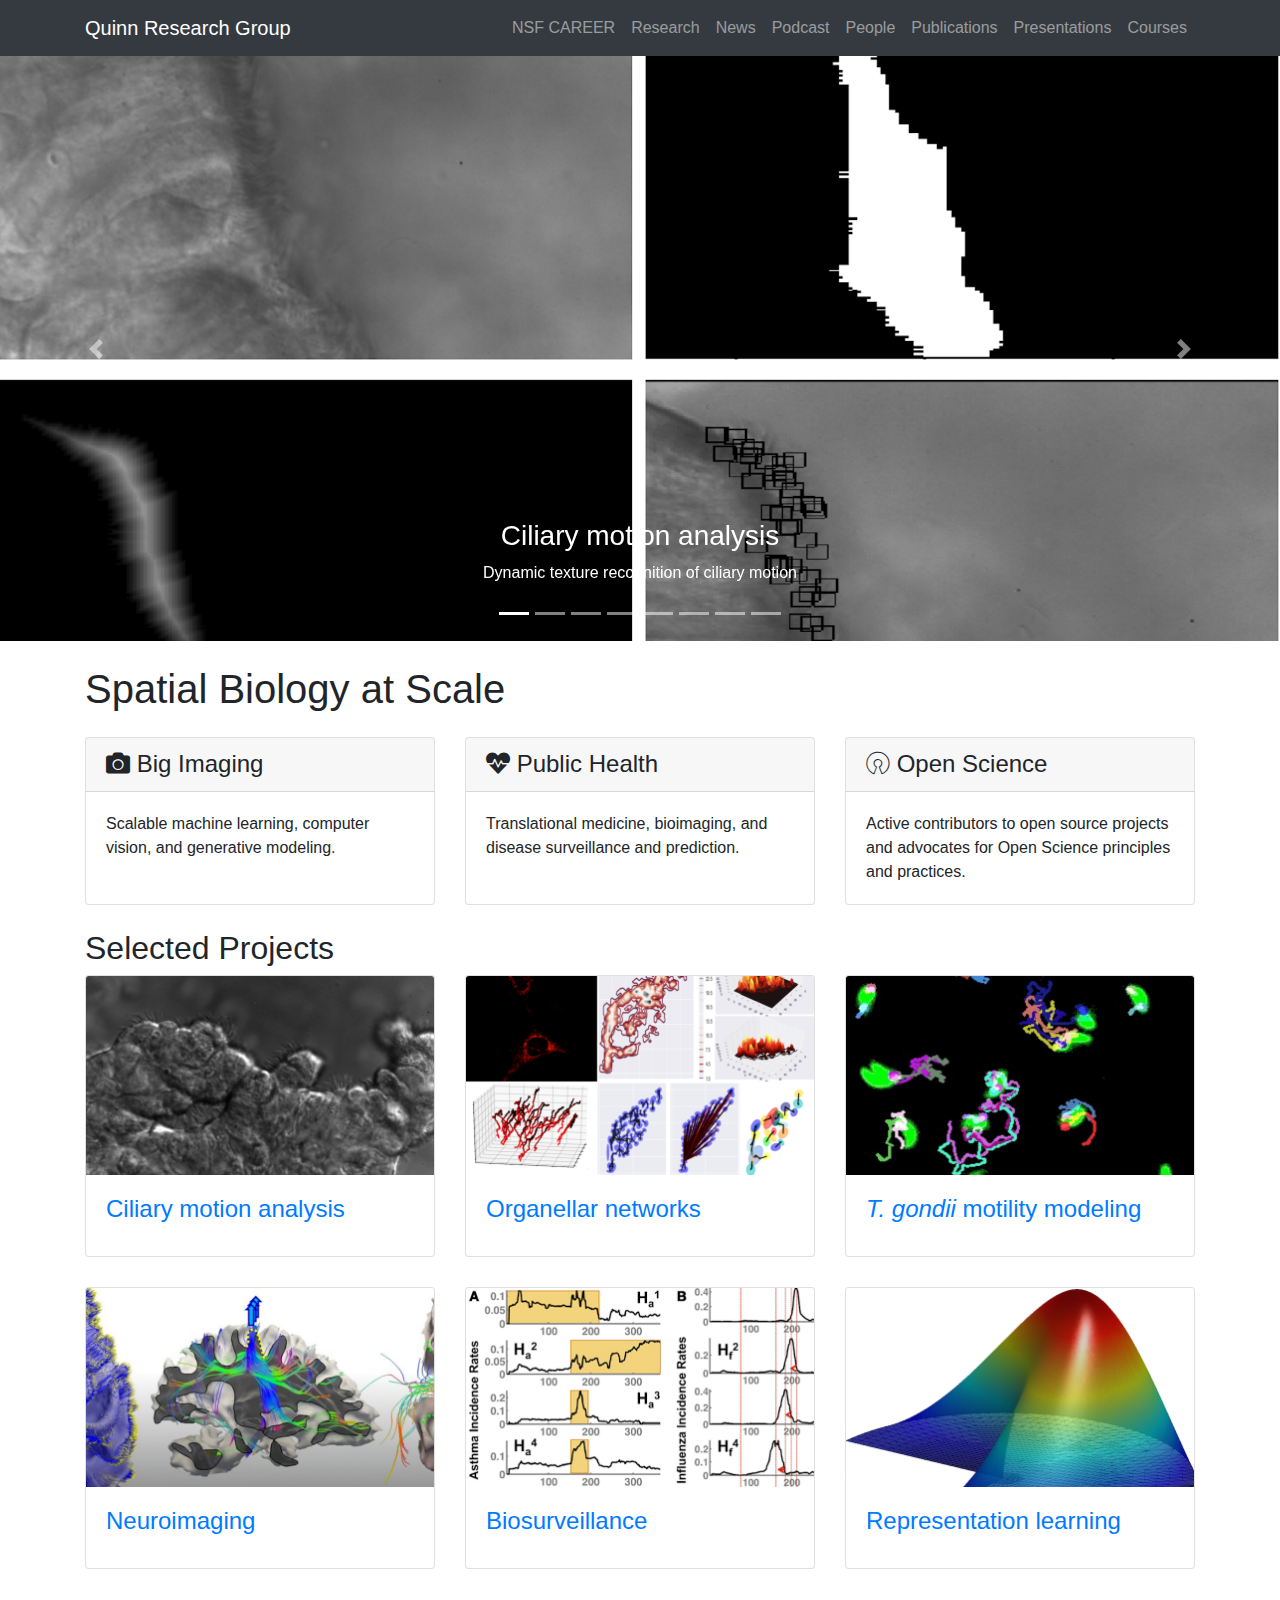
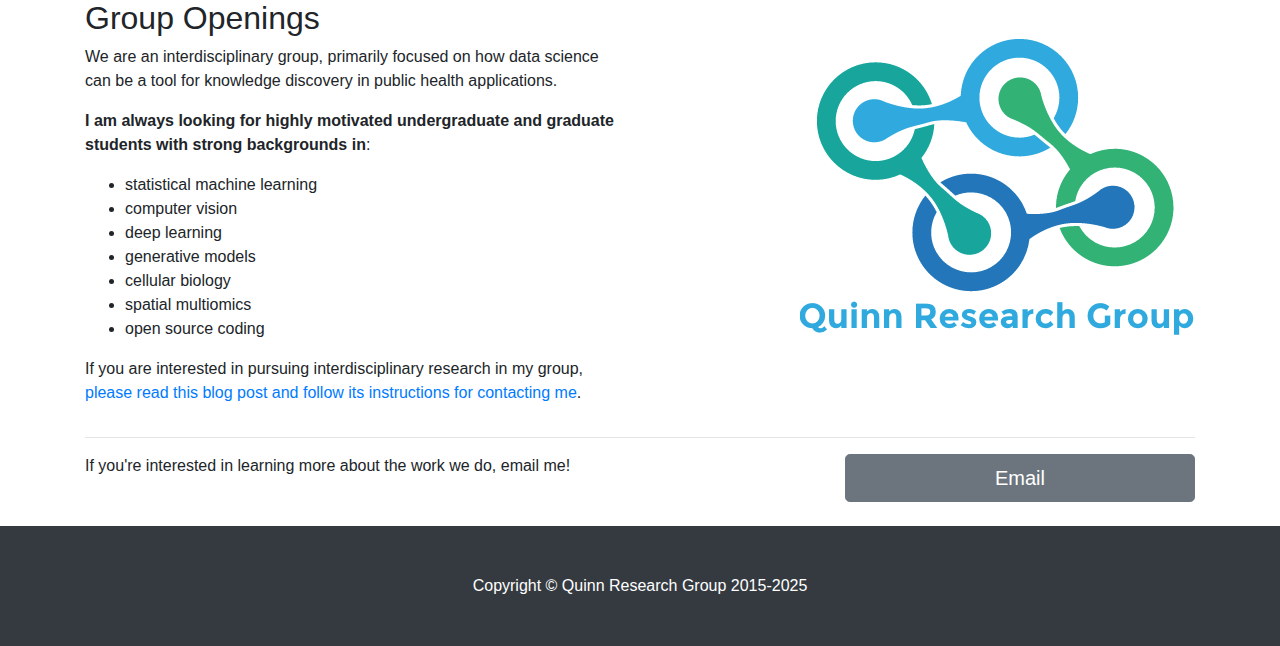
<file: index.html>
<!DOCTYPE html>
<html lang="en">

<head>

  <meta charset="utf-8">
  <meta name="viewport" content="width=device-width, initial-scale=1, shrink-to-fit=no">
  <meta name="description" content="">
  <meta name="author" content="">

  <title>Quinn Research Group - University of Georgia</title>

  <!-- Bootstrap core CSS -->
  <link href="vendor/bootstrap/css/bootstrap.min.css" rel="stylesheet">

  <!-- Custom styles for this template -->
  <link href="css/modern-business.css" rel="stylesheet">

  <!-- Fontawesome icons -->
  <link href="css/fontawesome/css/all.min.css" rel="stylesheet">

</head>

<body>

  <!-- Navigation -->
  <nav class="navbar fixed-top navbar-expand-lg navbar-dark bg-dark fixed-top">
    <div class="container">
      <a class="navbar-brand" href="index.html">Quinn Research Group</a>
      <button class="navbar-toggler navbar-toggler-right" type="button" data-toggle="collapse" data-target="#navbarResponsive" aria-controls="navbarResponsive" aria-expanded="false" aria-label="Toggle navigation">
        <span class="navbar-toggler-icon"></span>
      </button>
      <div class="collapse navbar-collapse" id="navbarResponsive">
        <ul class="navbar-nav ml-auto">
          <li class="nav-item">
            <a class="nav-link" href="nsf-career.html">NSF CAREER</a>
          </li>
          <li class="nav-item">
            <a class="nav-link" href="research.html">Research</a>
          </li>
          <li class="nav-item">
            <a class="nav-link" href="https://medium.com/the-quarks">News</a>
          </li>
          <li class="nav-item">
            <a class="nav-link" href="academic-honesty">Podcast</a>
          </li>
          <li class="nav-item">
            <a class="nav-link" href="people.html">People</a>
          </li>
          <li class="nav-item">
            <a class="nav-link" href="publications.html">Publications</a>
          </li>
          <li class="nav-item">
            <a class="nav-link" href="presentations.html">Presentations</a>
          </li>
          <li class="nav-item">
            <a class="nav-link" href="courses.html">Courses</a>
          </li>
          <!--
          <li class="nav-item dropdown">
            <a class="nav-link dropdown-toggle" href="#" id="navbarDropdownPortfolio" data-toggle="dropdown" aria-haspopup="true" aria-expanded="false">
              Portfolio
            </a>
            <div class="dropdown-menu dropdown-menu-right" aria-labelledby="navbarDropdownPortfolio">
              <a class="dropdown-item" href="portfolio-1-col.html">1 Column Portfolio</a>
              <a class="dropdown-item" href="portfolio-2-col.html">2 Column Portfolio</a>
              <a class="dropdown-item" href="portfolio-3-col.html">3 Column Portfolio</a>
              <a class="dropdown-item" href="portfolio-4-col.html">4 Column Portfolio</a>
              <a class="dropdown-item" href="portfolio-item.html">Single Portfolio Item</a>
            </div>
          </li>
          <li class="nav-item dropdown">
            <a class="nav-link dropdown-toggle" href="#" id="navbarDropdownBlog" data-toggle="dropdown" aria-haspopup="true" aria-expanded="false">
              Blog
            </a>
            <div class="dropdown-menu dropdown-menu-right" aria-labelledby="navbarDropdownBlog">
              <a class="dropdown-item" href="blog-home-1.html">Blog Home 1</a>
              <a class="dropdown-item" href="blog-home-2.html">Blog Home 2</a>
              <a class="dropdown-item" href="blog-post.html">Blog Post</a>
            </div>
          </li>
          <li class="nav-item dropdown">
            <a class="nav-link dropdown-toggle" href="#" id="navbarDropdownPages" data-toggle="dropdown" aria-haspopup="true" aria-expanded="false">
              Other Pages
            </a>
            <div class="dropdown-menu dropdown-menu-right" aria-labelledby="navbarDropdownPages">
              <a class="dropdown-item" href="full-width.html">Full Width Page</a>
              <a class="dropdown-item" href="sidebar.html">Sidebar Page</a>
              <a class="dropdown-item" href="faq.html">FAQ</a>
              <a class="dropdown-item" href="404.html">404</a>
              <a class="dropdown-item" href="pricing.html">Pricing Table</a>
            </div>
          </li>
      -->
        </ul>
      </div>
    </div>
  </nav>

  <header>
    <div id="myCarousel" class="carousel slide" data-ride="carousel">
      <ol class="carousel-indicators">
        <li data-target="#myCarousel" data-slide-to="0" class="active"></li>
        <li data-target="#myCarousel" data-slide-to="1"></li>
        <li data-target="#myCarousel" data-slide-to="2"></li>
        <li data-target="#myCarousel" data-slide-to="3"></li>
        <li data-target="#myCarousel" data-slide-to="4"></li>
        <li data-target="#myCarousel" data-slide-to="5"></li>
        <li data-target="#myCarousel" data-slide-to="6"></li>
        <li data-target="#myCarousel" data-slide-to="7"></li>
      </ol>
      <div class="carousel-inner" role="listbox">
        <!-- Slide One - Set the background image for this slide in the line below -->
        <div class="carousel-item active" style="background-image: url('images/carousel/ciliavideo.png')">
          <div class="carousel-caption d-none d-md-block">
            <h3>Ciliary motion analysis</h3>
            <p>Dynamic texture recognition of ciliary motion</p>
          </div>
        </div>
        <!-- Slide Two - Set the background image for this slide in the line below -->
        <div class="carousel-item" style="background-image: url('images/carousel/ornet_cover.png')">
          <div class="carousel-caption d-none d-md-block">
            <h3>Organellar Networks</h3>
            <p>Social networks for understanding mitochondrial morphology</p>
          </div>
        </div>
        <!-- Slide Three - Set the background image for this slide in the line below -->
        <div class="carousel-item" style="background-image: url('images/carousel/spatial.png')">
          <div class="carousel-caption d-none d-md-block">
            <h3 style="color: #000;">Spatiotemporal modeling</h3>
            <p style="color: #000;">Predicting flu and asthma incidence rates</p>
          </div>
        </div>

        <!-- Slide Four -->
        <div class="carousel-item" style="background-image: url('images/carousel/toxoplasma.png')">
          <div class="carousel-caption d-none d-md-block">
            <h3><em>Toxoplasma gondii</em> motion analysis</h3>
            <p>Studying motility and dynamics in response to drugs</p>
          </div>
        </div>

        <!-- Slide Five -->
        <div class="carousel-item" style="background-image: url('images/carousel/bigneuron.png')">
          <div class="carousel-caption d-none d-md-block">
            <h3>Scalable Neuroimaging</h3>
            <p>Studying neurodegeneration at tera- and peta-scales</p>
          </div>
        </div>

        <!-- Slide Six -->
        <div class="carousel-item" style="background-image: url('images/carousel/generative_modeling.png')">
          <div class="carousel-caption d-none d-md-block">
            <h3 style="color: #000;">Generative Modeling</h3>
            <p style="color: #000;">Building parametric generative spatiotemoporal models of biological phenomena</p>
          </div>
        </div>

        <!-- Slide Seven -->
        <div class="carousel-item" style="background-image: url('images/carousel/mahoutsamsara.png')">
          <div class="carousel-caption d-none d-md-block">
            <h3 style="color: #000;">Open Source Development</h3>
            <p style="color: #000;">Contributing to the Open Science ecosystem</p>
          </div>
        </div>

        <!-- Slide Eight -->
        <div class="carousel-item" style="background-image: url('images/carousel/precision_agriculture.png')">
          <div class="carousel-caption d-none d-md-block">
            <h3 style="color: #000;">Precision Agriculture</h3>
            <p style="color: #000;">Multi-agent multimodal monitoring of crops</p>
          </div>
        </div>

      </div>
      <a class="carousel-control-prev" href="#myCarousel" role="button" data-slide="prev">
        <span class="carousel-control-prev-icon" aria-hidden="true"></span>
        <span class="sr-only">Last</span>
      </a>
      <a class="carousel-control-next" href="#myCarousel" role="button" data-slide="next">
        <span class="carousel-control-next-icon" aria-hidden="true"></span>
        <span class="sr-only">Next</span>
      </a>
    </div>
  </header>

  <!-- Page Content -->
  <div class="container">

    <h1 class="my-4">Spatial Biology at Scale</h1>

    <!-- Marketing Icons Section -->
    <div class="row">
      <div class="col-lg-4 mb-4">
        <div class="card h-100">
          <h4 class="card-header"><i class="fas fa-camera"></i> Big Imaging</h4>
          <div class="card-body">
            <p class="card-text">Scalable machine learning, computer vision, and generative modeling.</p>
          </div>
        </div>
      </div>
      <div class="col-lg-4 mb-4">
        <div class="card h-100">
          <h4 class="card-header"><i class="fas fa-heartbeat"></i> Public Health</h4>
          <div class="card-body">
            <p class="card-text">Translational medicine, bioimaging, and disease surveillance and prediction.</p>
          </div>
        </div>
      </div>
      <div class="col-lg-4 mb-4">
        <div class="card h-100">
          <h4 class="card-header"><i class="fab fa-osi"></i> Open Science</h4>
          <div class="card-body">
            <p class="card-text">Active contributors to open source projects and advocates for Open Science principles and practices.</p>
          </div>
        </div>
      </div>
    </div>
    <!-- /.row -->

    <!-- Portfolio Section -->
    <h2>Selected Projects</h2>

    <div class="row">
      <div class="col-lg-4 col-sm-6 portfolio-item">
        <div class="card h-100">
          <a href="research.html#cilia"><img class="card-img-top" src="images/quick/cilia_700x400.png" alt=""></a>
          <div class="card-body">
            <h4 class="card-title">
              <a href="research.html#cilia">Ciliary motion analysis</a>
            </h4>
            <!--<p class="card-text">Lorem ipsum dolor sit amet, consectetur adipisicing elit. Amet numquam aspernatur eum quasi sapiente nesciunt? Voluptatibus sit, repellat sequi itaque deserunt, dolores in, nesciunt, illum tempora ex quae? Nihil, dolorem!</p>-->
          </div>
        </div>
      </div>
      <div class="col-lg-4 col-sm-6 portfolio-item">
        <div class="card h-100">
          <a href="research.html#ornet"><img class="card-img-top" src="images/quick/ornet_700x400.png" alt=""></a>
          <div class="card-body">
            <h4 class="card-title">
              <a href="research.html#ornet">Organellar networks</a>
            </h4>
            <!--<p class="card-text">Lorem ipsum dolor sit amet, consectetur adipiscing elit. Nam viverra euismod odio, gravida pellentesque urna varius vitae.</p>-->
          </div>
        </div>
      </div>
      <div class="col-lg-4 col-sm-6 portfolio-item">
        <div class="card h-100">
          <a href="research.html#tgondii"><img class="card-img-top" src="images/quick/toxo_700x400.png" alt=""></a>
          <div class="card-body">
            <h4 class="card-title">
              <a href="research.html#tgondii"><em>T. gondii</em> motility modeling</a>
            </h4>
            <!--<p class="card-text">Lorem ipsum dolor sit amet, consectetur adipisicing elit. Quos quisquam, error quod sed cumque, odio distinctio velit nostrum temporibus necessitatibus et facere atque iure perspiciatis mollitia recusandae vero vel quam!</p>-->
          </div>
        </div>
      </div>
      <div class="col-lg-4 col-sm-6 portfolio-item">
        <div class="card h-100">
          <a href="research.html#brain"><img class="card-img-top" src="images/quick/neuro_700x400.png" alt=""></a>
          <div class="card-body">
            <h4 class="card-title">
              <a href="research.html#brain">Neuroimaging</a>
            </h4>
            <!--<p class="card-text">Lorem ipsum dolor sit amet, consectetur adipiscing elit. Nam viverra euismod odio, gravida pellentesque urna varius vitae.</p>-->
          </div>
        </div>
      </div>
      <div class="col-lg-4 col-sm-6 portfolio-item">
        <div class="card h-100">
          <a href="research.html#orbit"><img class="card-img-top" src="images/quick/orbit_700x400.png" alt=""></a>
          <div class="card-body">
            <h4 class="card-title">
              <a href="research.html#orbit">Biosurveillance</a>
            </h4>
            <!--<p class="card-text">Lorem ipsum dolor sit amet, consectetur adipiscing elit. Nam viverra euismod odio, gravida pellentesque urna varius vitae.</p>-->
          </div>
        </div>
      </div>
      <div class="col-lg-4 col-sm-6 portfolio-item">
        <div class="card h-100">
          <a href="research.html#draenor"><img class="card-img-top" src="images/quick/draenor_700x400.png" alt=""></a>
          <div class="card-body">
            <h4 class="card-title">
              <a href="research.html#draenor">Representation learning</a>
            </h4>
            <!--<p class="card-text">Lorem ipsum dolor sit amet, consectetur adipisicing elit. Itaque earum nostrum suscipit ducimus nihil provident, perferendis rem illo, voluptate atque, sit eius in voluptates, nemo repellat fugiat excepturi! Nemo, esse.</p>-->
          </div>
        </div>
      </div>
    </div>
    <!-- /.row -->

    <!-- Features Section -->
    <div class="row">
      <div class="col-lg-6">
        <h2>Group Openings</h2>

	<!--
        <p><strong style="font-size: 18px;">I am on leave in 2024, working 
          as a Principal AI/ML Scientist at <a href="https://predxbio.com/">PredxBio</a>.</strong> 
          As such, while recruitment is still open, it is limited. 
          I apologize for any inconvenience.</p>
	-->

        <p>We are an interdisciplinary group, primarily focused on how data 
          science can be a tool for knowledge discovery in public health 
          applications.</p>

	<p><strong>I am always looking for highly motivated undergraduate and graduate students with strong backgrounds in</strong>:</p>
        <ul>
            <li>statistical machine learning</li>
            <li>computer vision</li>
            <li>deep learning</li>
            <li>generative models</li>
            <li>cellular biology</li>
	    <li>spatial multiomics</li>
            <li>open source coding</li>
        </ul>
        <p>If you are interested in pursuing interdisciplinary research in my group, <a href="https://magsol.github.io/posts/2017-03-16-so-you-want-to-conduct-research-with-me/" target="_blank">please read this blog post and follow its instructions for contacting me</a>.</p>
      </div>
      <div class="col-lg-6">
        <img class="img-fluid" src="images/qrg.png" style="float: right;" alt="">
      </div>
    </div>
    <!-- /.row -->

    <hr>

    <!-- Call to Action Section -->
    <div class="row mb-4">
      <div class="col-md-8">
        <p>If you're interested in learning more about the work we do, email me!</p>
      </div>
      <div class="col-md-4">
        <a class="btn btn-lg btn-secondary btn-block" href="mailto:squinn@cs.uga.edu?Subject=Interested in research">Email</a>
      </div>
    </div>

  </div>
  <!-- /.container -->

  <!-- Footer -->
  <footer class="py-5 bg-dark">
    <div class="container">
      <p class="m-0 text-center text-white">Copyright &copy; Quinn Research Group 2015-2025</p>
    </div>
    <!-- /.container -->
  </footer>

  <!-- Bootstrap core JavaScript -->
  <script src="vendor/jquery/jquery.min.js"></script>
  <script src="vendor/bootstrap/js/bootstrap.bundle.min.js"></script>

</body>

</html>
</file>
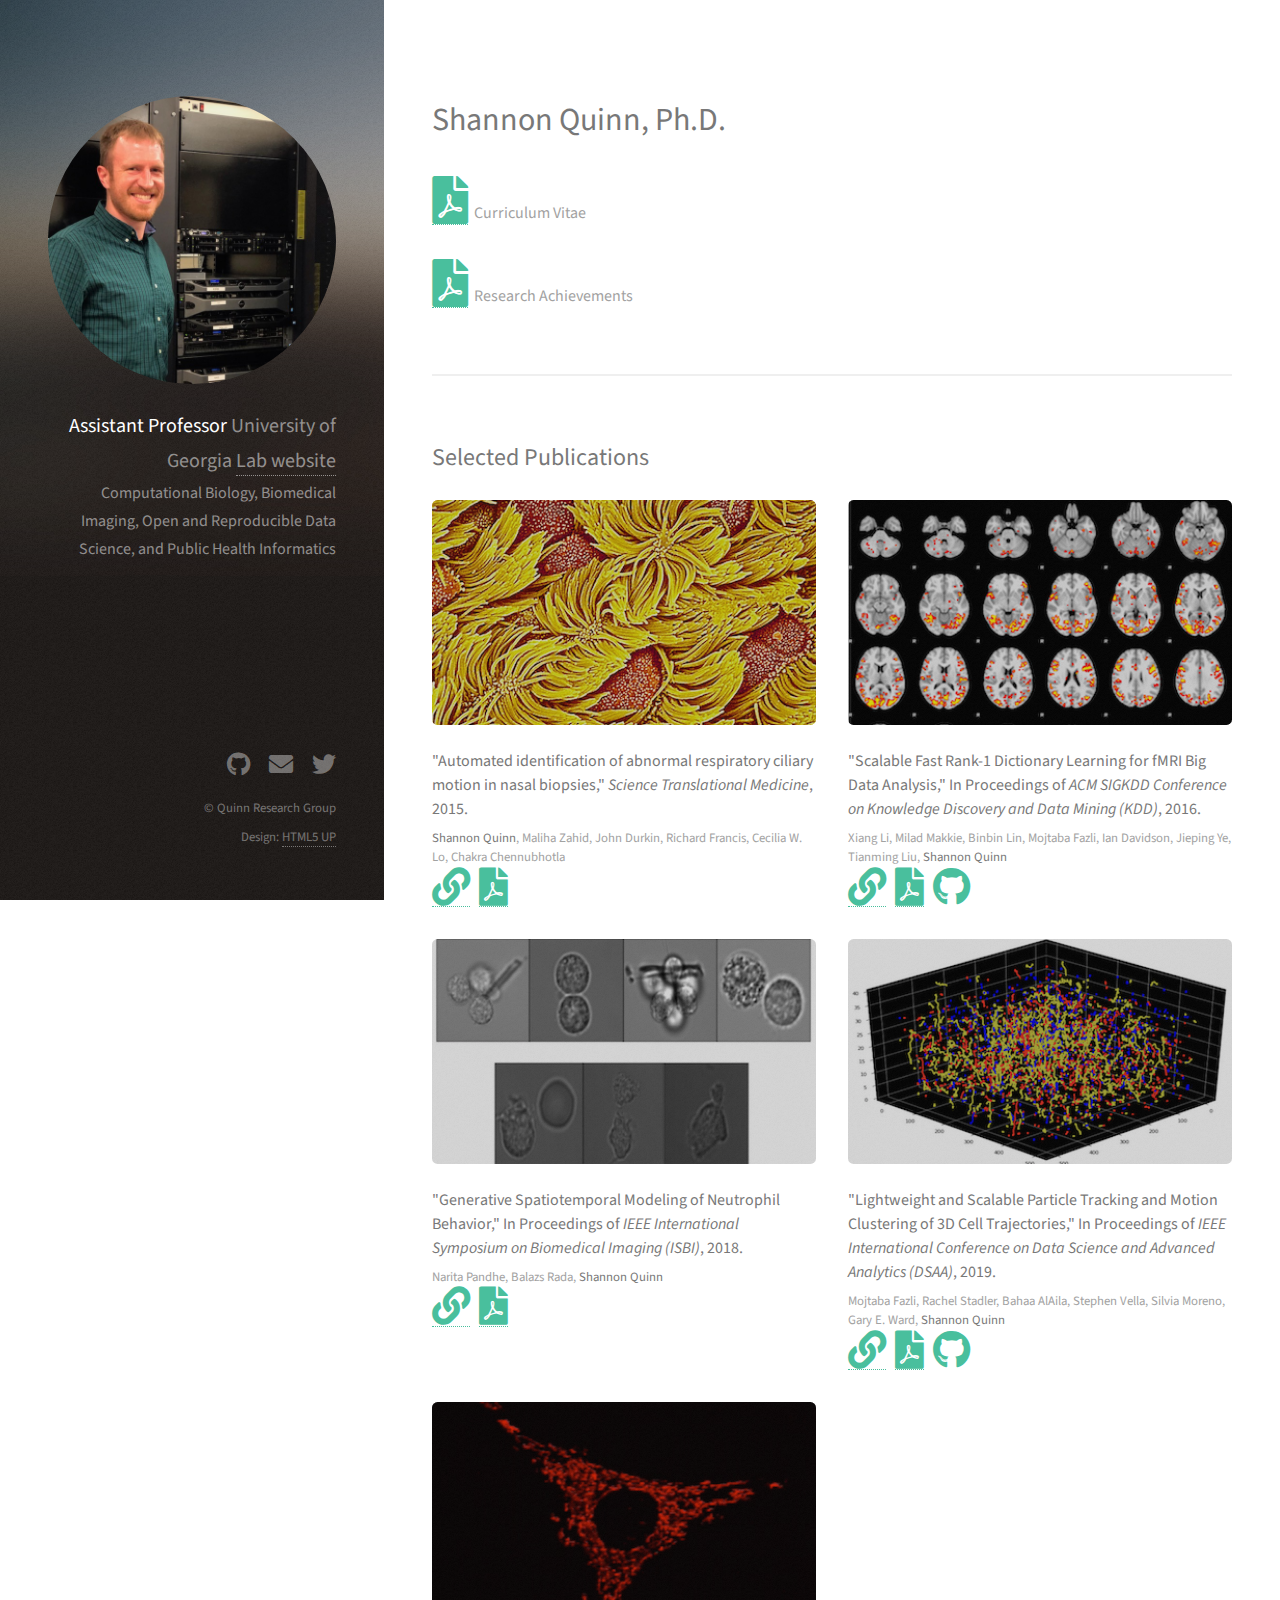
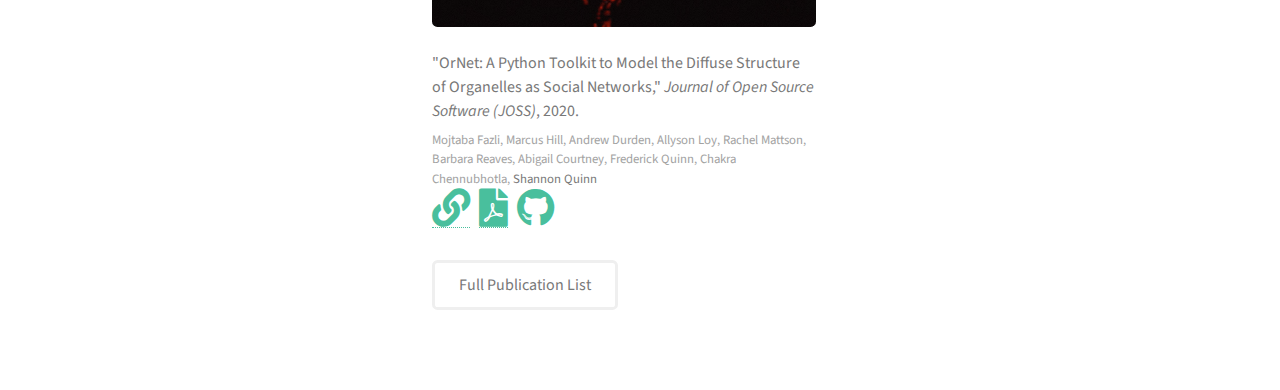
<file: promotion/index.html>
<!DOCTYPE HTML>
<!--
	Strata by HTML5 UP
	html5up.net | @ajlkn
	Free for personal and commercial use under the CCA 3.0 license (html5up.net/license)
-->
<html>
	<head>
		<title>Shannon P. Quinn @ UGA</title>
		<meta charset="utf-8" />
		<meta name="viewport" content="width=device-width, initial-scale=1, user-scalable=no" />
		<link rel="stylesheet" href="assets/css/main.css" />
	</head>
	<body class="is-preload">

		<!-- Header -->
			<header id="header">
				<div class="inner">
					<a href="#" class="image avatar"><img src="images/headshot.jpg" alt="" /></a>
					<h1><strong>Assistant Professor</strong><br />
                        University of Georgia<br />
                        <a href="https://quinngroup.github.io/">Lab website</a><br /></h1>
                        <small>Computational Biology, Biomedical Imaging, Open and Reproducible Data Science, and Public Health Informatics</small> <br />
				</div>
			</header>

		<!-- Main -->
			<div id="main">

				<!-- One -->
					<section id="one">
						<header class="major">
							<h2>Shannon Quinn, Ph.D.</h2>
						</header>
                        
                        <p>
                            <a href="assets/SPQ-CV.pdf" class="fa fa-file-pdf fa-3x"><span class="label">pdf</span></a>&nbsp; Curriculum Vitae    
                        </p>
                        <p>
                            <a href="assets/SPQ-RA.pdf" class="fa fa-file-pdf fa-3x"><span class="label">pdf</span></a>&nbsp; Research Achievements                  
                        </p>
                        <!--
                        <h3>Contact</h3>
                        <table><tr><td>
                        <p>
                        415 Boyd Graduate Studies Research Center<br />
                        Department of Computer Science<br />
                        University of Georgia<br />
                        Athens, Georgia, 30602
                        </p>
                        </td><td>
                        <p>Tel: 706-542-4661<br />
                        Room: GSRC 638A</br />
                        Email: squinn at cs dot uga dot edu</br />
                        </p>
                        </td></tr></table>

                        <table><tr><td>
                        <h3>Primary Appointments</h3>
                        <p>
                            <a href="http://cobweb.cs.uga.edu/~squinn/">Department of Computer Science</a> (75%)<br />
                            <a href="https://cellbio.uga.edu/directory/people/shannon-quinn">Department of Cellular Biology</a> (25%)
                        </p>
                        </td><td>
                        <h3>Secondary Appointments</h3>
                        <p>
                            <a href="http://ils.uga.edu/faculty/by-interdisciplinary-groups/systems-biology-faculty/">Integrated Life Sciences</a> (ILS)<br />
                            <a href="http://ai.uga.edu/directory/people/shannon-quinn">Institute for Artificial Intelligence</a> (IAI)<br />
                            <a href="http://iob.uga.edu/faculty/">Institute of Bioinformatics</a> (IOB)<br />
                            <a href="https://gii.uga.edu/members/">Georgia Informatics Institute</a> (GII)<br />
                            <a href="http://ideas.ecology.uga.edu/participating-faculty.html">Interdisciplinary Disease Ecology Across Scales</a> (IDEAS)<br />
                        </p>
                        </td></tr></table>
                        -->
					</section>

				<!-- Two -->
					<section id="two">
						<h2>Selected Publications</h2>
						<div class="row">
							<article class="col-6 col-12-xsmall work-item">
								<a href="images/fulls/cilia.png" class="image fit thumb"><img src="images/thumbs/cilia.png" alt="" /></a>
								<h3>"Automated identification of abnormal respiratory ciliary motion in nasal biopsies," <em>Science Translational Medicine</em>, 2015.</h3>
								<p>
                                    <strong>Shannon Quinn</strong>, Maliha Zahid, John Durkin, Richard Francis, Cecilia W. Lo, Chakra Chennubhotla
                                </p>
                                <p>
                                    <a href="http://dx.doi.org/10.1126/scitranslmed.aaa1233" class="fa fa-link fa-3x"><span class="label">doi</span></a> &nbsp;

                                    <a href="http://cobweb.cs.uga.edu/~squinn/articles/quinn_stm2015.pdf" class="fa fa-file-pdf fa-3x"><span class="label">pdf</span></a>
                                </p>
                                
							</article>
							<article class="col-6 col-12-xsmall work-item">
								<a href="images/fulls/dr1dl.png" class="image fit thumb"><img src="images/thumbs/dr1dl.png" alt="" /></a>
								<h3>"Scalable Fast Rank-1 Dictionary Learning for fMRI Big Data Analysis," In Proceedings of <em>ACM SIGKDD Conference on Knowledge Discovery and Data Mining (KDD)</em>, 2016.</h3>
								<p>
                                    Xiang Li, Milad Makkie, Binbin Lin, Mojtaba Fazli, Ian Davidson, Jieping Ye, Tianming Liu, <strong>Shannon Quinn</strong>
                                </p>

                                <p>
                                    <a href="http://dx.doi.org/10.1145/2939672.2939730" class="fa fa-link fa-3x"><span class="label">doi</span></a> &nbsp;

                                    <a href="http://www.kdd.org/kdd2016/papers/files/adp0864-li.pdf" class="fa fa-file-pdf fa-3x"><span class="label">pdf</span></a> &nbsp;

                                    <a href="https://github.com/quinngroup/dr1dl-pyspark" class="fa icon brands fa-github fa-3x"><span class="label">code</span></a>
                                </p>
							</article>
							<article class="col-6 col-12-xsmall work-item">
								<a href="images/fulls/neutrophils.png" class="image fit thumb"><img src="images/thumbs/neutrophils.png" alt="" /></a>
								<h3>"Generative Spatiotemporal Modeling of Neutrophil Behavior," In Proceedings of <em>IEEE International Symposium on Biomedical Imaging (ISBI)</em>, 2018.</h3>
								
                                <p>Narita Pandhe, Balazs Rada, <strong>Shannon Quinn</strong></p>

                                <p>
                                    <a href="https://doi.org/10.1109/ISBI.2018.8363732" class="fa fa-link fa-3x"><span class="label">doi</span></a> &nbsp;

                                    <a href="https://arxiv.org/pdf/1804.00393.pdf" class="fa fa-file-pdf fa-3x"><span class="label">pdf</span></a>
                                </p>
							</article>
							<article class="col-6 col-12-xsmall work-item">
								<a href="images/fulls/toxo.png" class="image fit thumb"><img src="images/thumbs/toxo.png" alt="" /></a>
								<h3>"Lightweight and Scalable Particle Tracking and Motion Clustering of 3D Cell Trajectories," In Proceedings of <em>IEEE International Conference on Data Science and Advanced Analytics (DSAA)</em>, 2019.</h3>
								
                                <p>
                                    Mojtaba Fazli, Rachel Stadler, Bahaa AlAila, Stephen Vella, Silvia Moreno, Gary E. Ward, <strong>Shannon Quinn</strong>
                                </p>

                                <p>
                                    <a href="https://doi.org/10.1109/DSAA.2019.00056" class="fa fa-link fa-3x"><span class="label">doi</span></a> &nbsp;

                                    <a href="https://arxiv.org/pdf/1908.03775.pdf" class="fa fa-file-pdf fa-3x"><span class="label">pdf</span></a> &nbsp;

                                    <a href="https://github.com/quinngroup/3Dcell_tracking_DSAA2019" class="fa icon brands fa-github fa-3x"><span class="label">code</span></a>
                                </p>
							</article>
							<article class="col-6 col-12-xsmall work-item">
								<a href="images/fulls/ornet.png" class="image fit thumb"><img src="images/thumbs/ornet.png" alt="" /></a>
								<h3>"OrNet: A Python Toolkit to Model the Diffuse Structure of Organelles as Social Networks," <em>Journal of Open Source Software (JOSS)</em>, 2020.</h3>
								<p>
                                    Mojtaba Fazli, Marcus Hill, Andrew Durden, Allyson Loy, Rachel Mattson, Barbara Reaves, Abigail Courtney, Frederick Quinn, Chakra Chennubhotla, <strong>Shannon Quinn</strong>
                                </p>

                                <p>
                                    <a href="https://doi.org/10.21105/joss.01983" class="fa fa-link fa-3x"><span class="label">doi</span></a> &nbsp;

                                    <a href="https://www.theoj.org/joss-papers/joss.01983/10.21105.joss.01983.pdf" class="fa fa-file-pdf fa-3x"><span class="label">pdf</span></a> &nbsp;

                                    <a href="https://github.com/quinngroup/ornet-JOSS" class="fa icon brands fa-github fa-3x"><span class="label">code</span></a>
                                </p>
							</article>
						</div>
						<ul class="actions">
							<li><a href="https://quinngroup.github.io/publications.html" class="button">Full Publication List</a></li>
						</ul>
					</section>

				<!-- Three -->
                <!--
					<section id="three">
						<h2>Documents</h2>
                        <p>
                            <a href="assets/SPQ-CV.pdf" class="fa fa-file-pdf fa-3x"><span class="label">pdf</span></a>&nbsp; Curriculum Vitae    
                        </p>
						<p>
                            <a href="assets/SPQ-RA.pdf" class="fa fa-file-pdf fa-3x"><span class="label">pdf</span></a>&nbsp; Research Achievements                  
                        </p>

                    </section>
                -->
                        <!--
						<div class="row">
							<div class="col-8 col-12-small">
								<form method="post" action="#">
									<div class="row gtr-uniform gtr-50">
										<div class="col-6 col-12-xsmall"><input type="text" name="name" id="name" placeholder="Name" /></div>
										<div class="col-6 col-12-xsmall"><input type="email" name="email" id="email" placeholder="Email" /></div>
										<div class="col-12"><textarea name="message" id="message" placeholder="Message" rows="4"></textarea></div>
									</div>
								</form>
								<ul class="actions">
									<li><input type="submit" value="Send Message" /></li>
								</ul>
							</div>
							<div class="col-4 col-12-small">
								<ul class="labeled-icons">
									<li>
										<h3 class="icon solid fa-home"><span class="label">Address</span></h3>
										1234 Somewhere Rd.<br />
										Nashville, TN 00000<br />
										United States
									</li>
									<li>
										<h3 class="icon solid fa-mobile-alt"><span class="label">Phone</span></h3>
										000-000-0000
									</li>
									<li>
										<h3 class="icon solid fa-envelope"><span class="label">Email</span></h3>
										<a href="#">hello@untitled.tld</a>
									</li>
								</ul>
							</div>
						</div>
					</section>
                -->
				<!-- Four -->
				<!--
					<section id="four">
						<h2>Elements</h2>

						<section>
							<h4>Text</h4>
							<p>This is <b>bold</b> and this is <strong>strong</strong>. This is <i>italic</i> and this is <em>emphasized</em>.
							This is <sup>superscript</sup> text and this is <sub>subscript</sub> text.
							This is <u>underlined</u> and this is code: <code>for (;;) { ... }</code>. Finally, <a href="#">this is a link</a>.</p>
							<hr />
							<header>
								<h4>Heading with a Subtitle</h4>
								<p>Lorem ipsum dolor sit amet nullam id egestas urna aliquam</p>
							</header>
							<p>Nunc lacinia ante nunc ac lobortis. Interdum adipiscing gravida odio porttitor sem non mi integer non faucibus ornare mi ut ante amet placerat aliquet. Volutpat eu sed ante lacinia sapien lorem accumsan varius montes viverra nibh in adipiscing blandit tempus accumsan.</p>
							<header>
								<h5>Heading with a Subtitle</h5>
								<p>Lorem ipsum dolor sit amet nullam id egestas urna aliquam</p>
							</header>
							<p>Nunc lacinia ante nunc ac lobortis. Interdum adipiscing gravida odio porttitor sem non mi integer non faucibus ornare mi ut ante amet placerat aliquet. Volutpat eu sed ante lacinia sapien lorem accumsan varius montes viverra nibh in adipiscing blandit tempus accumsan.</p>
							<hr />
							<h2>Heading Level 2</h2>
							<h3>Heading Level 3</h3>
							<h4>Heading Level 4</h4>
							<h5>Heading Level 5</h5>
							<h6>Heading Level 6</h6>
							<hr />
							<h5>Blockquote</h5>
							<blockquote>Fringilla nisl. Donec accumsan interdum nisi, quis tincidunt felis sagittis eget tempus euismod. Vestibulum ante ipsum primis in faucibus vestibulum. Blandit adipiscing eu felis iaculis volutpat ac adipiscing accumsan faucibus. Vestibulum ante ipsum primis in faucibus lorem ipsum dolor sit amet nullam adipiscing eu felis.</blockquote>
							<h5>Preformatted</h5>
							<pre><code>i = 0;

while (!deck.isInOrder()) {
print 'Iteration ' + i;
deck.shuffle();
i++;
}

print 'It took ' + i + ' iterations to sort the deck.';</code></pre>
						</section>

						<section>
							<h4>Lists</h4>
							<div class="row">
								<div class="col-6 col-12-xsmall">
									<h5>Unordered</h5>
									<ul>
										<li>Dolor pulvinar etiam magna etiam.</li>
										<li>Sagittis adipiscing lorem eleifend.</li>
										<li>Felis enim feugiat dolore viverra.</li>
									</ul>
									<h5>Alternate</h5>
									<ul class="alt">
										<li>Dolor pulvinar etiam magna etiam.</li>
										<li>Sagittis adipiscing lorem eleifend.</li>
										<li>Felis enim feugiat dolore viverra.</li>
									</ul>
								</div>
								<div class="col-6 col-12-xsmall">
									<h5>Ordered</h5>
									<ol>
										<li>Dolor pulvinar etiam magna etiam.</li>
										<li>Etiam vel felis at lorem sed viverra.</li>
										<li>Felis enim feugiat dolore viverra.</li>
										<li>Dolor pulvinar etiam magna etiam.</li>
										<li>Etiam vel felis at lorem sed viverra.</li>
										<li>Felis enim feugiat dolore viverra.</li>
									</ol>
									<h5>Icons</h5>
									<ul class="icons">
										<li><a href="#" class="icon brands fa-twitter"><span class="label">Twitter</span></a></li>
										<li><a href="#" class="icon brands fa-facebook-f"><span class="label">Facebook</span></a></li>
										<li><a href="#" class="icon brands fa-instagram"><span class="label">Instagram</span></a></li>
										<li><a href="#" class="icon brands fa-github"><span class="label">Github</span></a></li>
										<li><a href="#" class="icon brands fa-dribbble"><span class="label">Dribbble</span></a></li>
										<li><a href="#" class="icon brands fa-tumblr"><span class="label">Tumblr</span></a></li>
									</ul>
								</div>
							</div>
							<h5>Actions</h5>
							<ul class="actions">
								<li><a href="#" class="button primary">Default</a></li>
								<li><a href="#" class="button">Default</a></li>
							</ul>
							<ul class="actions small">
								<li><a href="#" class="button primary small">Small</a></li>
								<li><a href="#" class="button small">Small</a></li>
							</ul>
							<div class="row">
								<div class="col-6 col-12-small">
									<ul class="actions stacked">
										<li><a href="#" class="button primary">Default</a></li>
										<li><a href="#" class="button">Default</a></li>
									</ul>
								</div>
								<div class="col-6 col-12-small">
									<ul class="actions stacked">
										<li><a href="#" class="button primary small">Small</a></li>
										<li><a href="#" class="button small">Small</a></li>
									</ul>
								</div>
								<div class="col-6 col-12-small">
									<ul class="actions stacked">
										<li><a href="#" class="button primary fit">Default</a></li>
										<li><a href="#" class="button fit">Default</a></li>
									</ul>
								</div>
								<div class="col-6 col-12-small">
									<ul class="actions stacked">
										<li><a href="#" class="button primary small fit">Small</a></li>
										<li><a href="#" class="button small fit">Small</a></li>
									</ul>
								</div>
							</div>
						</section>

						<section>
							<h4>Table</h4>
							<h5>Default</h5>
							<div class="table-wrapper">
								<table>
									<thead>
										<tr>
											<th>Name</th>
											<th>Description</th>
											<th>Price</th>
										</tr>
									</thead>
									<tbody>
										<tr>
											<td>Item One</td>
											<td>Ante turpis integer aliquet porttitor.</td>
											<td>29.99</td>
										</tr>
										<tr>
											<td>Item Two</td>
											<td>Vis ac commodo adipiscing arcu aliquet.</td>
											<td>19.99</td>
										</tr>
										<tr>
											<td>Item Three</td>
											<td> Morbi faucibus arcu accumsan lorem.</td>
											<td>29.99</td>
										</tr>
										<tr>
											<td>Item Four</td>
											<td>Vitae integer tempus condimentum.</td>
											<td>19.99</td>
										</tr>
										<tr>
											<td>Item Five</td>
											<td>Ante turpis integer aliquet porttitor.</td>
											<td>29.99</td>
										</tr>
									</tbody>
									<tfoot>
										<tr>
											<td colspan="2"></td>
											<td>100.00</td>
										</tr>
									</tfoot>
								</table>
							</div>

							<h5>Alternate</h5>
							<div class="table-wrapper">
								<table class="alt">
									<thead>
										<tr>
											<th>Name</th>
											<th>Description</th>
											<th>Price</th>
										</tr>
									</thead>
									<tbody>
										<tr>
											<td>Item One</td>
											<td>Ante turpis integer aliquet porttitor.</td>
											<td>29.99</td>
										</tr>
										<tr>
											<td>Item Two</td>
											<td>Vis ac commodo adipiscing arcu aliquet.</td>
											<td>19.99</td>
										</tr>
										<tr>
											<td>Item Three</td>
											<td> Morbi faucibus arcu accumsan lorem.</td>
											<td>29.99</td>
										</tr>
										<tr>
											<td>Item Four</td>
											<td>Vitae integer tempus condimentum.</td>
											<td>19.99</td>
										</tr>
										<tr>
											<td>Item Five</td>
											<td>Ante turpis integer aliquet porttitor.</td>
											<td>29.99</td>
										</tr>
									</tbody>
									<tfoot>
										<tr>
											<td colspan="2"></td>
											<td>100.00</td>
										</tr>
									</tfoot>
								</table>
							</div>
						</section>

						<section>
							<h4>Buttons</h4>
							<ul class="actions">
								<li><a href="#" class="button primary">Primary</a></li>
								<li><a href="#" class="button">Default</a></li>
							</ul>
							<ul class="actions">
								<li><a href="#" class="button large">Large</a></li>
								<li><a href="#" class="button">Default</a></li>
								<li><a href="#" class="button small">Small</a></li>
							</ul>
							<ul class="actions fit">
								<li><a href="#" class="button primary fit">Fit</a></li>
								<li><a href="#" class="button fit">Fit</a></li>
							</ul>
							<ul class="actions fit small">
								<li><a href="#" class="button primary fit small">Fit + Small</a></li>
								<li><a href="#" class="button fit small">Fit + Small</a></li>
							</ul>
							<ul class="actions">
								<li><a href="#" class="button primary icon solid fa-download">Icon</a></li>
								<li><a href="#" class="button icon solid fa-download">Icon</a></li>
							</ul>
							<ul class="actions">
								<li><span class="button primary disabled">Primary</span></li>
								<li><span class="button disabled">Default</span></li>
							</ul>
						</section>

						<section>
							<h4>Form</h4>
							<form method="post" action="#">
								<div class="row gtr-uniform gtr-50">
									<div class="col-6 col-12-xsmall">
										<input type="text" name="demo-name" id="demo-name" value="" placeholder="Name" />
									</div>
									<div class="col-6 col-12-xsmall">
										<input type="email" name="demo-email" id="demo-email" value="" placeholder="Email" />
									</div>
									<div class="col-12">
										<select name="demo-category" id="demo-category">
											<option value="">- Category -</option>
											<option value="1">Manufacturing</option>
											<option value="1">Shipping</option>
											<option value="1">Administration</option>
											<option value="1">Human Resources</option>
										</select>
									</div>
									<div class="col-4 col-12-small">
										<input type="radio" id="demo-priority-low" name="demo-priority" checked>
										<label for="demo-priority-low">Low Priority</label>
									</div>
									<div class="col-4 col-12-small">
										<input type="radio" id="demo-priority-normal" name="demo-priority">
										<label for="demo-priority-normal">Normal Priority</label>
									</div>
									<div class="col-4 col-12-small">
										<input type="radio" id="demo-priority-high" name="demo-priority">
										<label for="demo-priority-high">High Priority</label>
									</div>
									<div class="col-6 col-12-small">
										<input type="checkbox" id="demo-copy" name="demo-copy">
										<label for="demo-copy">Email me a copy of this message</label>
									</div>
									<div class="col-6 col-12-small">
										<input type="checkbox" id="demo-human" name="demo-human" checked>
										<label for="demo-human">I am a human and not a robot</label>
									</div>
									<div class="col-12">
										<textarea name="demo-message" id="demo-message" placeholder="Enter your message" rows="6"></textarea>
									</div>
									<div class="col-12">
										<ul class="actions">
											<li><input type="submit" value="Send Message" class="primary" /></li>
											<li><input type="reset" value="Reset" /></li>
										</ul>
									</div>
								</div>
							</form>
						</section>

						<section>
							<h4>Image</h4>
							<h5>Fit</h5>
							<div class="box alt">
								<div class="row gtr-50 gtr-uniform">
									<div class="col-12"><span class="image fit"><img src="images/fulls/05.jpg" alt="" /></span></div>
									<div class="col-4"><span class="image fit"><img src="images/thumbs/01.jpg" alt="" /></span></div>
									<div class="col-4"><span class="image fit"><img src="images/thumbs/02.jpg" alt="" /></span></div>
									<div class="col-4"><span class="image fit"><img src="images/thumbs/03.jpg" alt="" /></span></div>
									<div class="col-4"><span class="image fit"><img src="images/thumbs/04.jpg" alt="" /></span></div>
									<div class="col-4"><span class="image fit"><img src="images/thumbs/05.jpg" alt="" /></span></div>
									<div class="col-4"><span class="image fit"><img src="images/thumbs/06.jpg" alt="" /></span></div>
									<div class="col-4"><span class="image fit"><img src="images/thumbs/03.jpg" alt="" /></span></div>
									<div class="col-4"><span class="image fit"><img src="images/thumbs/02.jpg" alt="" /></span></div>
									<div class="col-4"><span class="image fit"><img src="images/thumbs/01.jpg" alt="" /></span></div>
								</div>
							</div>
							<h5>Left &amp; Right</h5>
							<p><span class="image left"><img src="images/avatar.jpg" alt="" /></span>Fringilla nisl. Donec accumsan interdum nisi, quis tincidunt felis sagittis eget. tempus euismod. Vestibulum ante ipsum primis in faucibus vestibulum. Blandit adipiscing eu felis iaculis volutpat ac adipiscing accumsan eu faucibus. Integer ac pellentesque praesent tincidunt felis sagittis eget. tempus euismod. Vestibulum ante ipsum primis in faucibus vestibulum. Blandit adipiscing eu felis iaculis volutpat ac adipiscing accumsan eu faucibus. Integer ac pellentesque praesent. Donec accumsan interdum nisi, quis tincidunt felis sagittis eget. tempus euismod. Vestibulum ante ipsum primis in faucibus vestibulum. Blandit adipiscing eu felis iaculis volutpat ac adipiscing accumsan eu faucibus. Integer ac pellentesque praesent tincidunt felis sagittis eget. tempus euismod. Vestibulum ante ipsum primis in faucibus vestibulum. Blandit adipiscing eu felis iaculis volutpat ac adipiscing accumsan eu faucibus. Integer ac pellentesque praesent.</p>
							<p><span class="image right"><img src="images/avatar.jpg" alt="" /></span>Fringilla nisl. Donec accumsan interdum nisi, quis tincidunt felis sagittis eget. tempus euismod. Vestibulum ante ipsum primis in faucibus vestibulum. Blandit adipiscing eu felis iaculis volutpat ac adipiscing accumsan eu faucibus. Integer ac pellentesque praesent tincidunt felis sagittis eget. tempus euismod. Vestibulum ante ipsum primis in faucibus vestibulum. Blandit adipiscing eu felis iaculis volutpat ac adipiscing accumsan eu faucibus. Integer ac pellentesque praesent. Donec accumsan interdum nisi, quis tincidunt felis sagittis eget. tempus euismod. Vestibulum ante ipsum primis in faucibus vestibulum. Blandit adipiscing eu felis iaculis volutpat ac adipiscing accumsan eu faucibus. Integer ac pellentesque praesent tincidunt felis sagittis eget. tempus euismod. Vestibulum ante ipsum primis in faucibus vestibulum. Blandit adipiscing eu felis iaculis volutpat ac adipiscing accumsan eu faucibus. Integer ac pellentesque praesent.</p>
						</section>

					</section>
				-->

			</div>

		<!-- Footer -->
			<footer id="footer">
				<div class="inner">
					<ul class="icons">

                        <li><a href="https://github.com/quinngroup/" class="icon brands fa-github"><span class="label">Github</span></a></li>

                        <li><a href="mailto:spq@uga.edu" class="icon solid fa-envelope"><span class="label">Email</span></a></li>

						<li><a href="https://twitter.com/spectralfilter" class="icon brands fa-twitter"><span class="label">Twitter</span></a></li>
						
					</ul>
					<ul class="copyright">
						<li>&copy; Quinn Research Group</li><li>Design: <a href="http://html5up.net">HTML5 UP</a></li>
					</ul>
				</div>
			</footer>

		<!-- Scripts -->
			<script src="assets/js/jquery.min.js"></script>
			<script src="assets/js/jquery.poptrox.min.js"></script>
			<script src="assets/js/browser.min.js"></script>
			<script src="assets/js/breakpoints.min.js"></script>
			<script src="assets/js/util.js"></script>
			<script src="assets/js/main.js"></script>

	</body>
</html>
</file>
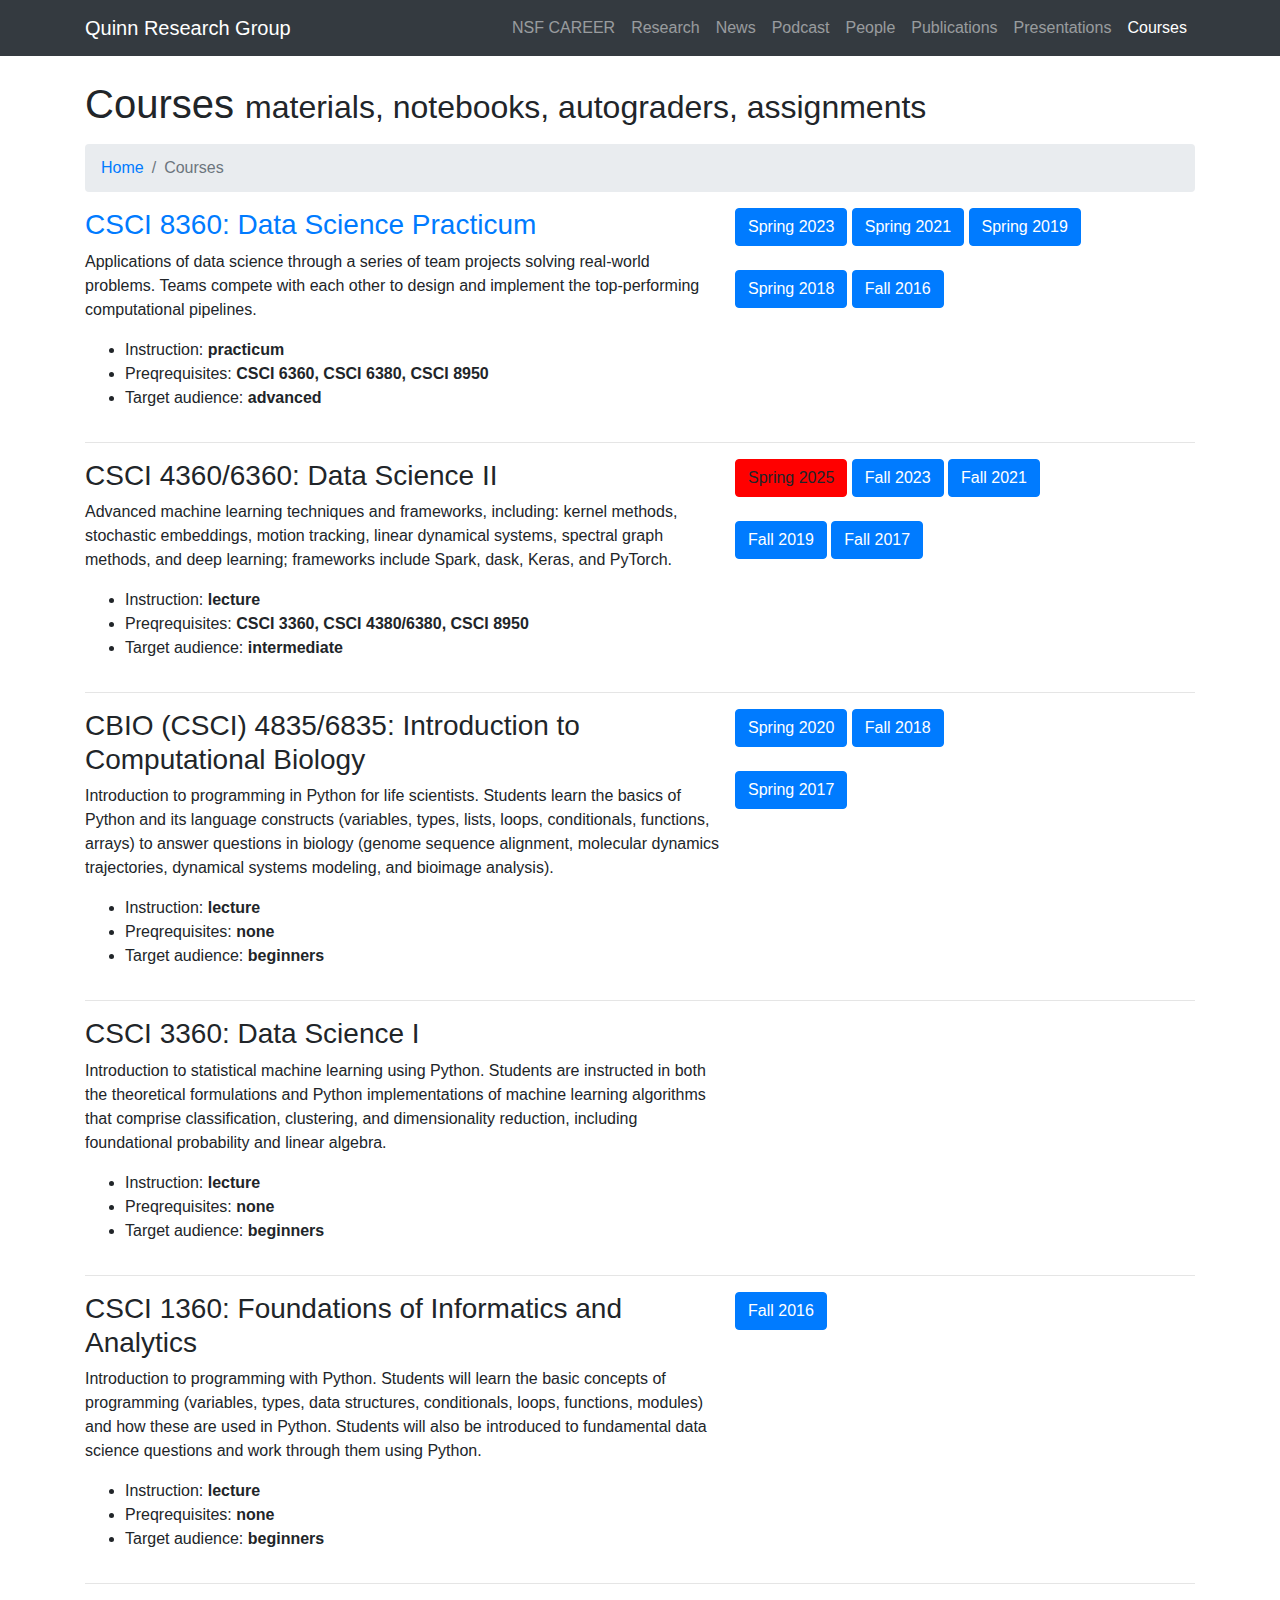
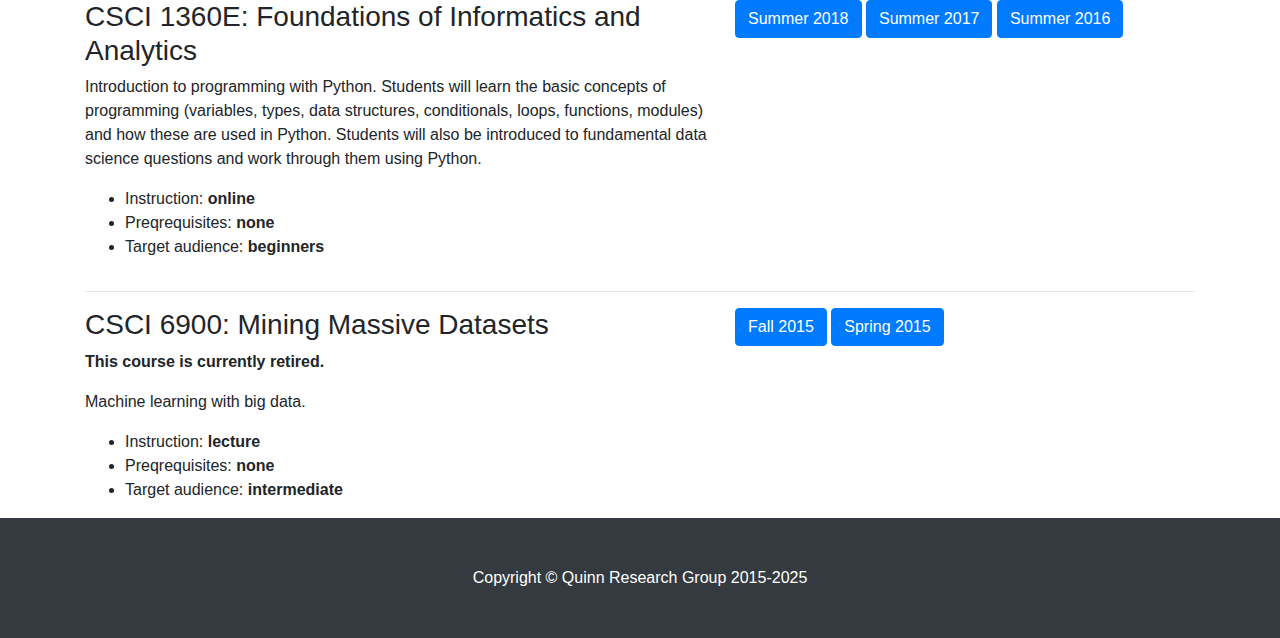
<file: courses.html>
<!DOCTYPE html>
<html lang="en">

<head>

  <meta charset="utf-8">
  <meta name="viewport" content="width=device-width, initial-scale=1, shrink-to-fit=no">
  <meta name="description" content="">
  <meta name="author" content="">

  <title>Quinn Research Group - University of Georgia</title>

  <!-- Bootstrap core CSS -->
  <link href="vendor/bootstrap/css/bootstrap.min.css" rel="stylesheet">

  <!-- Custom styles for this template -->
  <link href="css/modern-business.css" rel="stylesheet">

  <style type="text/css">
    .btn-active {
      background-color: #ff0000;
      border: 1px solid #ff0000;
    }

    .btn-active:hover {
      background-color: #aa0000;
      border: 1px solid #aa0000;
    }

    .btn-next {
      background-color: #ffff00;
      border: 1px solid #ffff00;
      color: #000;
    }

    .btn-next:hover {
      background-color: #ffff99;
      border: 1px solid #ffff99;
      color: #666;
    }
  </style>

</head>

<body>

  <!-- Navigation -->
  <nav class="navbar fixed-top navbar-expand-lg navbar-dark bg-dark fixed-top">
    <div class="container">
      <a class="navbar-brand" href="index.html">Quinn Research Group</a>
      <button class="navbar-toggler navbar-toggler-right" type="button" data-toggle="collapse" data-target="#navbarResponsive" aria-controls="navbarResponsive" aria-expanded="false" aria-label="Toggle navigation">
        <span class="navbar-toggler-icon"></span>
      </button>
      
      <div class="collapse navbar-collapse" id="navbarResponsive">
        <ul class="navbar-nav ml-auto">
          <li class="nav-item">
            <a class="nav-link" href="nsf-career.html">NSF CAREER</a>
          </li>
          <li class="nav-item">
            <a class="nav-link" href="research.html">Research</a>
          </li>
          <li class="nav-item">
            <a class="nav-link" href="https://medium.com/the-quarks">News</a>
          </li>
          <li class="nav-item">
            <a class="nav-link" href="academic-honesty">Podcast</a>
          </li>
          <li class="nav-item">
            <a class="nav-link" href="people.html">People</a>
          </li>
          <li class="nav-item">
            <a class="nav-link" href="publications.html">Publications</a>
          </li>
          <li class="nav-item">
            <a class="nav-link" href="presentations.html">Presentations</a>
          </li>
          <li class="nav-item">
            <a class="nav-link active" href="courses.html">Courses</a>
          </li>
        </ul>
      </div>
    </div>
  </nav>

  <!-- Page Content -->
  <div class="container">

    <!-- Page Heading/Breadcrumbs -->
    <h1 class="mt-4 mb-3">Courses
      <small>materials, notebooks, autograders, assignments</small>
    </h1>

    <ol class="breadcrumb">
      <li class="breadcrumb-item">
        <a href="index.html">Home</a>
      </li>
      <li class="breadcrumb-item active">Courses</li>
    </ol>

    <!-- DSP -->
    <div class="row">
      <div class="col-md-7">
	      <h3><a href="https://dsp-uga.github.io/">CSCI 8360: Data Science Practicum</a></h3>
        <p>
          Applications of data science through a series of team projects solving real-world problems. Teams compete with each other to design and implement the top-performing computational pipelines.
        </p>

        <p>
          <ul>
            <li>Instruction: <strong>practicum</strong></li>
            <li>Preqrequisites: <strong>CSCI 6360, CSCI 6380, CSCI 8950</strong></li>
            <li>Target audience: <strong>advanced</strong></li>
          </ul>
        </p>
        
      </div>
      <div class="col-md-5">
        <div class="row">
          <a class="btn btn-primary" href="https://dsp-uga.github.io/sp23/">Spring 2023
            <span class="glyphicon glyphicon-chevron-right"></span>
          </a>
          &nbsp;
          <a class="btn btn-primary" href="https://dsp-uga.github.io/sp21/">Spring 2021
            <span class="glyphicon glyphicon-chevron-right"></span>
          </a>
          &nbsp;
          <a class="btn btn-primary" href="https://dsp-uga.github.io/sp19/">Spring 2019
            <span class="glyphicon glyphicon-chevron-right"></span>
          </a>
          
        </div>

        <br />

        <div class="row">
          <a class="btn btn-primary" href="https://dsp-uga.github.io/sp18/">Spring 2018
            <span class="glyphicon glyphicon-chevron-right"></span>
          </a>
          &nbsp;
          <a class="btn btn-primary" href="https://dsp-uga.github.io/fa16/">Fall 2016
            <span class="glyphicon glyphicon-chevron-right"></span>
          </a>
        </div>
      </div>
    </div>
    <!-- /.row -->

    <hr>

    <!-- DS2 -->
    <div class="row">
      <div class="col-md-7">
        <h3>CSCI 4360/6360: Data Science II</h3>
        <p>
          Advanced machine learning techniques and frameworks, including: kernel methods, stochastic embeddings, motion tracking, linear dynamical systems, spectral graph methods, and deep learning; frameworks include Spark, dask, Keras, and PyTorch.
        </p>

        <p>
          <ul>
            <li>Instruction: <strong>lecture</strong></li>
            <li>Preqrequisites: <strong>CSCI 3360, CSCI 4380/6380, CSCI 8950</strong></li>
            <li>Target audience: <strong>intermediate</strong></li>
          </ul>
        </p>
        
      </div>
      <div class="col-md-5">
        <div class="row">
	  <a class="btn btn-active" href="https://eds-uga.github.io/csci-x360-sp25/">Spring 2025
            <span class="glyphicon glyphicon-chevron-right"></span>
          </a>
          &nbsp;
          <a class="btn btn-primary" href="https://eds-uga.github.io/csci-x360-fa23/">Fall 2023
            <span class="glyphicon glyphicon-chevron-right"></span>
          </a>
          &nbsp;
          <a class="btn btn-primary" href="https://eds-uga.github.io/csci-x360-fa21/">Fall 2021
            <span class="glyphicon glyphicon-chevron-right"></span>
          </a>
        </div>

        <br />

        <div class="row">
          <a class="btn btn-primary" href="https://eds-uga.github.io/csci4360-fa19/">Fall 2019
            <span class="glyphicon glyphicon-chevron-right"></span>
          </a>
          &nbsp;
          <a class="btn btn-primary" href="https://eds-uga.github.io/csci4360-fa17/">Fall 2017
            <span class="glyphicon glyphicon-chevron-right"></span>
          </a>
        </div>
      </div>
    </div>
    <!-- /.row -->

    <hr>

    <!-- CompBio -->
    <div class="row">
      <div class="col-md-7">
        <h3>CBIO (CSCI) 4835/6835: Introduction to Computational Biology</h3>
        <p>
          Introduction to programming in Python for life scientists. Students learn the basics of Python and its language constructs (variables, types, lists, loops, conditionals, functions, arrays) to answer questions in biology (genome sequence alignment, molecular dynamics trajectories, dynamical systems modeling, and bioimage analysis).
        </p>

        <p>
          <ul>
            <li>Instruction: <strong>lecture</strong></li>
            <li>Preqrequisites: <strong>none</strong></li>
            <li>Target audience: <strong>beginners</strong></li>
          </ul>
        </p>
        
      </div>
      <div class="col-md-5">
        <div class="row">
          <a class="btn btn-primary" href="https://eds-uga.github.io/cbio-x835-sp20/">Spring 2020
            <span class="glyphicon glyphicon-chevron-right"></span>
          </a>
          &nbsp;
          <a class="btn btn-primary" href="https://eds-uga.github.io/cbio4835-fa18/">Fall 2018
            <span class="glyphicon glyphicon-chevron-right"></span>
          </a>
        </div>

        <br />

        <div class="row">
          <a class="btn btn-primary" href="https://eds-uga.github.io/cbio4835-sp17/">Spring 2017
            <span class="glyphicon glyphicon-chevron-right"></span>
          </a>
          &nbsp;
        </div>
      </div>
    </div>
    <!-- /.row -->

    <hr>

    <!-- DS1 -->
    <div class="row">
      <div class="col-md-7">
        <h3>CSCI 3360: Data Science I</h3>
        <p>
          Introduction to statistical machine learning using Python. Students are instructed in both the theoretical formulations and Python implementations of machine learning algorithms that comprise classification, clustering, and dimensionality reduction, including foundational probability and linear algebra.
        </p>

        <p>
          <ul>
            <li>Instruction: <strong>lecture</strong></li>
            <li>Preqrequisites: <strong>none</strong></li>
            <li>Target audience: <strong>beginners</strong></li>
          </ul>
        </p>
        
      </div>
      <div class="col-md-5">
        <div class="row">
          
          &nbsp;

        </div>
      </div>
    </div>
    <!-- /.row -->

    <hr>

    <!-- Intro to Data Science -->
    <div class="row">
      <div class="col-md-7">
        <h3>CSCI 1360: Foundations of Informatics and Analytics</h3>
        <p>
          Introduction to programming with Python. Students will learn the basic concepts of programming (variables, types, data structures, conditionals, loops, functions, modules) and how these are used in Python. Students will also be introduced to fundamental data science questions and work through them using Python.
        </p>

        <p>
          <ul>
            <li>Instruction: <strong>lecture</strong></li>
            <li>Preqrequisites: <strong>none</strong></li>
            <li>Target audience: <strong>beginners</strong></li>
          </ul>
        </p>
        
      </div>
      <div class="col-md-5">
        <div class="row">
          <a class="btn btn-primary" href="https://eds-uga.github.io/csci1360-fa16/">Fall 2016
            <span class="glyphicon glyphicon-chevron-right"></span>
          </a>
        </div>
      </div>
    </div>
    <!-- /.row -->

    <hr>

    <!-- ONLINE intro to data science -->
    <div class="row">
      <div class="col-md-7">
        <h3>CSCI 1360E: Foundations of Informatics and Analytics</h3>

        <p>
          Introduction to programming with Python. Students will learn the basic concepts of programming (variables, types, data structures, conditionals, loops, functions, modules) and how these are used in Python. Students will also be introduced to fundamental data science questions and work through them using Python.
        </p>

        <p>
          <ul>
            <li>Instruction: <strong>online</strong></li>
            <li>Preqrequisites: <strong>none</strong></li>
            <li>Target audience: <strong>beginners</strong></li>
          </ul>
        </p>
      </div>
      <div class="col-md-5">
        <div class="row">
          <a class="btn btn-primary" href="https://eds-uga.github.io/csci1360e-su18/">Summer 2018
            <span class="glyphicon glyphicon-chevron-right"></span>
          </a>
          &nbsp;
          <a class="btn btn-primary" href="https://eds-uga.github.io/csci1360e-su17/">Summer 2017
            <span class="glyphicon glyphicon-chevron-right"></span>
          </a>
          &nbsp;
          <a class="btn btn-primary" href="https://eds-uga.github.io/csci1360e-su16/">Summer 2016
            <span class="glyphicon glyphicon-chevron-right"></span>
          </a>
        </div>
      </div>
    </div>
    <!-- /.row -->

    <hr>

    <!-- MMS -->
    <div class="row">
      <div class="col-md-7">
        <h3>CSCI 6900: Mining Massive Datasets</h3>
        <p>
          <strong>This course is currently retired.</strong>
        </p>
        <p>
          Machine learning with big data. 
        </p>

        <p>
          <ul>
            <li>Instruction: <strong>lecture</strong></li>
            <li>Preqrequisites: <strong>none</strong></li>
            <li>Target audience: <strong>intermediate</strong></li>
          </ul>
        </p>
        
      </div>
      <div class="col-md-5">
        <div class="row">
          <a class="btn btn-primary" href="http://cs.uga.edu/~squinn/mmd_f15/">Fall 2015
            <span class="glyphicon glyphicon-chevron-right"></span>
          </a>
          &nbsp;
          <a class="btn btn-primary" href="http://cs.uga.edu/~squinn/mmd_s15/">Spring 2015
            <span class="glyphicon glyphicon-chevron-right"></span>
          </a>
        </div>
      </div>
    </div>
    <!-- /.row -->

    <!-- Pagination -->
    <!--
    <ul class="pagination justify-content-center">
      <li class="page-item">
        <a class="page-link" href="#" aria-label="Previous">
          <span aria-hidden="true">&laquo;</span>
          <span class="sr-only">Previous</span>
        </a>
      </li>
      <li class="page-item">
        <a class="page-link" href="#">1</a>
      </li>
      <li class="page-item">
        <a class="page-link" href="#">2</a>
      </li>
      <li class="page-item">
        <a class="page-link" href="#">3</a>
      </li>
      <li class="page-item">
        <a class="page-link" href="#" aria-label="Next">
          <span aria-hidden="true">&raquo;</span>
          <span class="sr-only">Next</span>
        </a>
      </li>
    </ul>
  -->

  </div>
  <!-- /.container -->

  <!-- Footer -->
  <footer class="py-5 bg-dark">
    <div class="container">
      <p class="m-0 text-center text-white">Copyright &copy; Quinn Research Group 2015-2025</p>
    </div>
    <!-- /.container -->
  </footer>

  <!-- Bootstrap core JavaScript -->
  <script src="vendor/jquery/jquery.min.js"></script>
  <script src="vendor/bootstrap/js/bootstrap.bundle.min.js"></script>

</body>

</html>
</file>
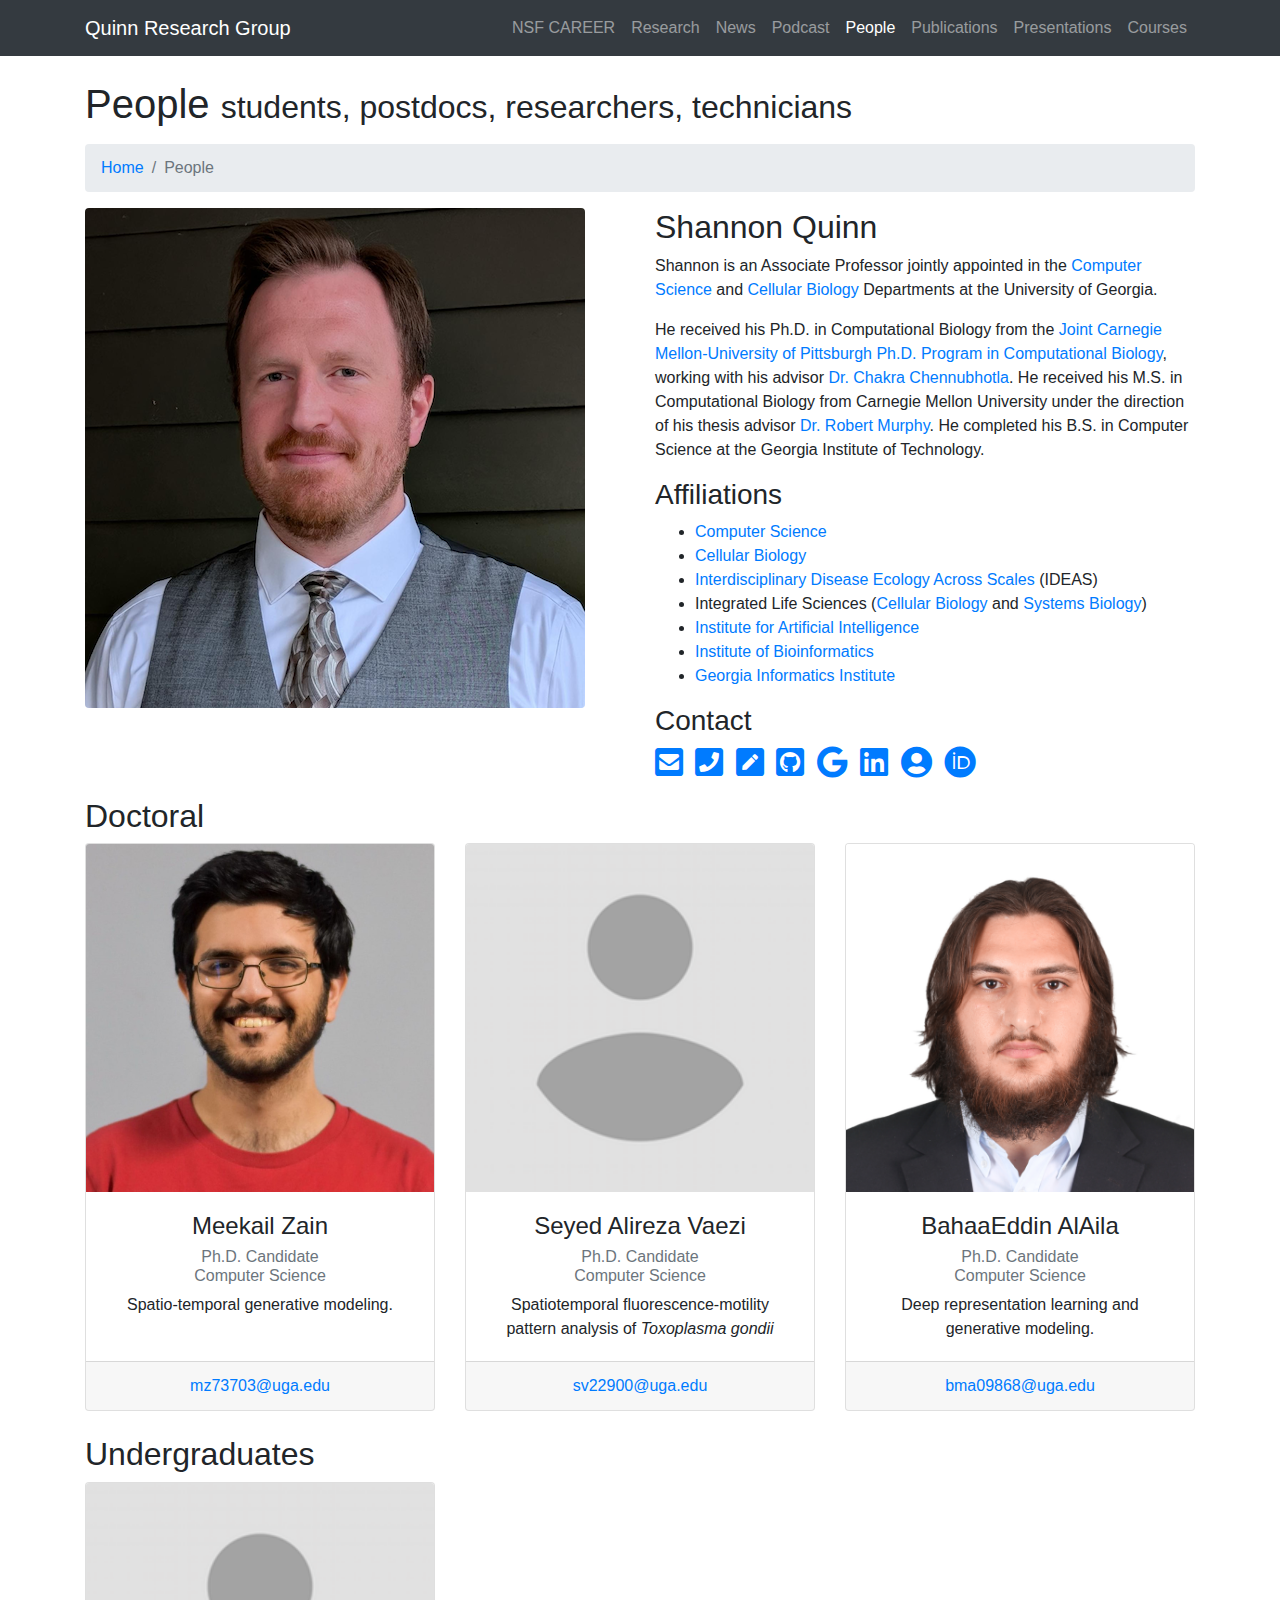
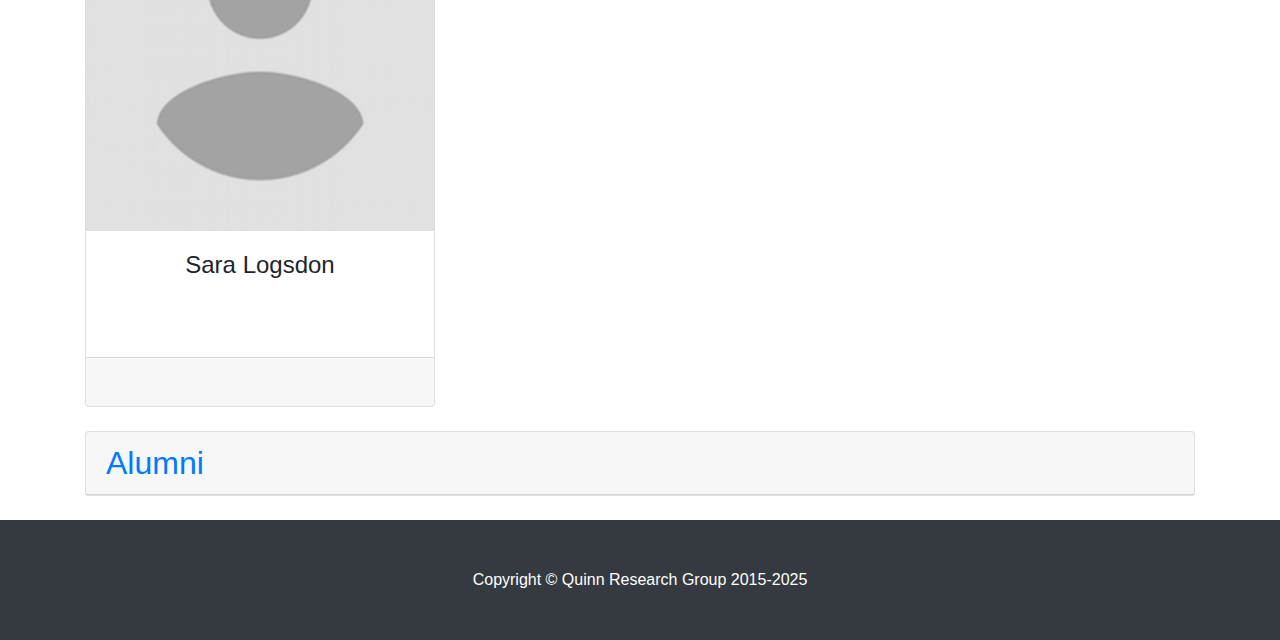
<file: people.html>
<!DOCTYPE html>
<html lang="en">

<head>

  <meta charset="utf-8">
  <meta name="viewport" content="width=device-width, initial-scale=1, shrink-to-fit=no">
  <meta name="description" content="">
  <meta name="author" content="">

  <title>Quinn Research Group - University of Georgia</title>

  <!-- Bootstrap core CSS -->
  <link href="vendor/bootstrap/css/bootstrap.min.css" rel="stylesheet">

  <!-- Custom styles for this template -->
  <link href="css/modern-business.css" rel="stylesheet">

  <!-- Fontawesome icons -->
  <link href="css/fontawesome/css/all.min.css" rel="stylesheet">

</head>

<body>

  <!-- Navigation -->
  <nav class="navbar fixed-top navbar-expand-lg navbar-dark bg-dark fixed-top">
    <div class="container">
      <a class="navbar-brand" href="index.html">Quinn Research Group</a>
      <button class="navbar-toggler navbar-toggler-right" type="button" data-toggle="collapse" data-target="#navbarResponsive" aria-controls="navbarResponsive" aria-expanded="false" aria-label="Toggle navigation">
        <span class="navbar-toggler-icon"></span>
      </button>
      
      <div class="collapse navbar-collapse" id="navbarResponsive">
        <ul class="navbar-nav ml-auto">
          <li class="nav-item">
            <a class="nav-link" href="nsf-career.html">NSF CAREER</a>
          </li>
          <li class="nav-item">
            <a class="nav-link" href="research.html">Research</a>
          </li>
          <li class="nav-item">
            <a class="nav-link" href="https://medium.com/the-quarks">News</a>
          </li>
          <li class="nav-item">
            <a class="nav-link" href="academic-honesty">Podcast</a>
          </li>
          <li class="nav-item">
            <a class="nav-link active" href="people.html">People</a>
          </li>
          <li class="nav-item">
            <a class="nav-link" href="publications.html">Publications</a>
          </li>
          <li class="nav-item">
            <a class="nav-link" href="presentations.html">Presentations</a>
          </li>
          <li class="nav-item">
            <a class="nav-link" href="courses.html">Courses</a>
          </li>
        </ul>
      </div>

    </div>
  </nav>

  <!-- Page Content -->
  <div class="container">

    <!-- Page Heading/Breadcrumbs -->
    <h1 class="mt-4 mb-3">People
      <small>students, postdocs, researchers, technicians</small>
    </h1>

    <ol class="breadcrumb">
      <li class="breadcrumb-item">
        <a href="index.html">Home</a>
      </li>
      <li class="breadcrumb-item active">People</li>
    </ol>

    <!-- Intro Content -->
    <div class="row">
      <div class="col-lg-6">
        <img class="img-fluid rounded mb-4" src="images/people/quinn3.png" alt="">
      </div>
      <div class="col-lg-6">
        <h2>Shannon Quinn</h2>
        <p>Shannon is an Associate Professor jointly appointed in the <a href="http://cs.uga.edu/">Computer Science</a> and <a href="http://cellbio.uga.edu/">Cellular Biology</a> Departments at the University of Georgia.</p>
        <p>He received his Ph.D. in Computational Biology from the <a href="http://www.compbio.cmu.edu/">Joint Carnegie Mellon-University of Pittsburgh Ph.D. Program in Computational Biology</a>, working with his advisor <a href="http://www.csb.pitt.edu/Faculty/chakra/">Dr. Chakra Chennubhotla</a>. He received his M.S. in Computational Biology from Carnegie Mellon University under the direction of his thesis advisor <a href="https://murphylab.cbd.cmu.edu/">Dr. Robert Murphy</a>. He completed his B.S. in Computer Science at the Georgia Institute of Technology.</p>
        
        <h3>Affiliations</h3>

          <ul class="list">
              <li><a href="http://cs.uga.edu/~squinn" target="_blank">Computer Science</a></li>
              <li><a href="http://cellbio.uga.edu/directory/shannon-quinn" target="_blank">Cellular Biology</a></li>
              <li><a href="http://ideas.ecology.uga.edu/participating-faculty.html" target="_blank">Interdisciplinary Disease Ecology Across Scales</a> (IDEAS)</li>
              <li>Integrated Life Sciences (<a href="http://ils.uga.edu/faculty/by-department/cellular-biology/" target="_blank">Cellular Biology</a> and <a href="http://ils.uga.edu/faculty/by-interdisciplinary-groups/systems-biology-faculty/" target="_blank">Systems Biology</a>)</li>
              <li><a href="http://ai.uga.edu/directory/people/shannon-quinn" target="_blank">Institute for Artificial Intelligence</a></li>
              <li><a href="http://iob.uga.edu/faculty/" target="_blank">Institute of Bioinformatics</a></li>
              <li><a href="https://gii.uga.edu/members/" target="_blank">Georgia Informatics Institute</a></li>
          </ul>

        <h3>Contact</h3>
          <ul class="list-inline">
              <li class="list-inline-item"><a href="mailto:spq@uga.edu"><i class="fas fa-2x fa-envelope-square"></i></a></li>

              <li class="list-inline-item"><a href="tel:7065424661"><i class="fas fa-2x fa-phone-square"></i></a></li>
	      <li class="list-inline-item"><a href="https://magsol.github.io/" target="_blank"><i class="fas fa-2x fa-pen-square"></i></a></li>

              <li class="list-inline-item"><a href="https://github.com/quinngroup" target="_blank"><i class="fab fa-2x fa-github-square"></i></a></li>

              <li class="list-inline-item"><a href="http://scholar.google.com/citations?user=4EjRiycAAAAJ" target="_blank"><i class="fab fa-2x fa-google"></i></a></li>

              <li class="list-inline-item"><a href="https://www.linkedin.com/in/shannonpquinn" target="_blank"><i class="fab fa-2x fa-linkedin"></i></a></li>

              <li class="list-inline-item"><a href="https://www.researchgate.net/profile/Shannon_Quinn7" target="_blank"><i class="fas fa-2x fa-user-circle"></i></a></li>

              <li class="list-inline-item"><a href="https://orcid.org/0000-0002-8916-6335" target="_blank"><i class="fab fa-2x fa-orcid"></i></a></li>
          </ul>

      </div>
    </div>
    <!-- /.row -->

    <!-- Team Members -->
    <!--
    <h2>Postdoctoral Associates</h2>

    <div class="row">
      <div class="col-lg-4 mb-4">
        <div class="card h-100 text-center">
          <img class="card-img-top" src="images/people/placeholder.png" alt="">
          <div class="card-body">
            <h4 class="card-title">Blessing Ojeme</h4>
            <h6 class="card-subtitle mb-2 text-muted">Postdoc</h6>
            <p class="card-text">CiliaWeb and CellGraph projects.</p>
          </div>
          <div class="card-footer">
            <a href="mailto:Blessing.Ojeme@uga.edu">Blessing.Ojeme@uga.edu</a>
          </div>
        </div>
      </div>
    </div>
    -->

    <h2>Doctoral</h2>

    <div class="row">
      
      <div class="col-lg-4 mb-4">
        <div class="card h-100 text-center">
          <img class="card-img-top" src="images/people/meekail_zain.jpg" alt="">
          <div class="card-body">
            <h4 class="card-title">Meekail Zain</h4>
            <h6 class="card-subtitle mb-2 text-muted">Ph.D. Candidate<br />Computer Science</h6>
            <p class="card-text">Spatio-temporal generative modeling.</p>
          </div>
          <div class="card-footer">
            <a href="mailto:mz73703@uga.edu">mz73703@uga.edu</a>
          </div>
        </div>
      </div>

      <div class="col-lg-4 mb-4">
        <div class="card h-100 text-center">
          <img class="card-img-top" src="images/people/placeholder.png" alt="">
          <div class="card-body">
            <h4 class="card-title">Seyed Alireza Vaezi</h4>
            <h6 class="card-subtitle mb-2 text-muted">Ph.D. Candidate<br />Computer Science</h6>
            <p class="card-text">Spatiotemporal fluorescence-motility pattern analysis of <em>Toxoplasma gondii</em></p>
          </div>
          <div class="card-footer">
            <a href="mailto:sv22900@uga.edu">sv22900@uga.edu</a>
          </div>
        </div>
      </div>
      
      <div class="col-lg-4 mb-4">
        <div class="card h-100 text-center">
          <img class="card-img-top" src="images/people/bahaa.png" alt="">
          <div class="card-body">
            <h4 class="card-title">BahaaEddin AlAila</h4>
            <h6 class="card-subtitle mb-2 text-muted">Ph.D. Candidate<br /> Computer Science</h6>
            <p class="card-text">Deep representation learning and generative modeling.</p>
          </div>
          <div class="card-footer">
            <a href="mailto:bma09868@uga.edu">bma09868@uga.edu</a>
          </div>
        </div>
      </div>
    </div>
    <!-- /.row -->

    <!--<h2>Masters</h2>-->

    <h2>Undergraduates</h2>

    <div class="row">

      <div class="col-lg-4 mb-4">
        <div class="card h-100 text-center">
          <img class="card-img-top" src="images/people/placeholder.png" alt="">
          <div class="card-body">
            <h4 class="card-title">Sara Logsdon</h4>
            <h6 class="card-subtitle mb-2 text-muted">&nbsp;</h6>
            <p class="card-text">&nbsp;</p>
            
          </div>
          <div class="card-footer">
            <!--<a href="#">mrr84017@uga.edu</a>-->&nbsp;
          </div>
        </div>
      </div>

      <!--
      <div class="col-lg-4 mb-4">
        <div class="card h-100 text-center">
          <img class="card-img-top" src="images/people/placeholder.png" alt="">
          <div class="card-body">
            <h4 class="card-title">Riya Patel</h4>
            <h6 class="card-subtitle mb-2 text-muted">B.S., Genetics</h6>
            <p class="card-text">&nbsp;</p>
            
          </div>
          <div class="card-footer">
            <a href="mailto:Riya.Patel8@uga.edu">Riya.Patel8@uga.edu</a>
          </div>
        </div>
      </div>
      -->
    </div>

    <!--
    <h2>High School</h2>

    <div class="row">
      <div class="col-lg-4 mb-4">
        <div class="card h-100 text-center">
          <img class="card-img-top" src="images/people/krishi_kishore.jpg" alt="">
          <div class="card-body">
            <h4 class="card-title">Krishi Kishore</h4>
            <h6 class="card-subtitle mb-2 text-muted"><small><a href="http://www.hr.uga.edu/uga-young-dawgs-program">UGA Young Dawgs Program</a></small></h6>
            <p class="card-text">Biosurveillance and natural language processing.</p>

            <ul class="list-inline">
              <li class="list-inline-item"><a href="https://www.linkedin.com/in/krishi-k-013800128/"><i class="fab fa-2x fa-linkedin"></i></a></li>
              <li class="list-inline-item"><a href="https://github.com/krishikishore10/"><i class="fab fa-2x fa-github"></i></a></li>
            </ul>
          </div>
          <div class="card-footer">
            <a href="mailto:krishikishore10@gmail.com">krishikishore10@gmail.com</a>
          </div>
        </div>
      </div>
    </div>
  -->

    <!-- Our Customers -->

    <div class="mb-4" id="accordion" role="tablist" aria-multiselectable="true">
    <div class="card">
        <div class="card-header" role="tab" id="alumni">
          <h2 class="mb-0">
            <a class="collapsed" data-toggle="collapse" data-parent="#accordion" href="#collapseTwo" aria-expanded="false" aria-controls="collapseTwo" style="display: block;">Alumni
            </a>
          </h2>
        </div>
        <div id="collapseTwo" class="collapse" role="tabpanel" aria-labelledby="alumni">
          <div class="card-body">
    <div class="row">


      <div class="col-md-12 col-sm-4">
        Victoria Schneider, B.S., Biological Engineering. Graduated May 2024.
      </div>

      <div class="col-md-12 col-sm-4">
        Ivan Mo, B.S., Computer Science; B.A., Linguistics. Graduated December 2023.
      </div>

      <div class="col-md-12 col-sm-4">
        Dr. Chenxiao Li, Ph.D. in Comparative Biomedical Sciences; M.S. in Artificial Intelligence. Graduated August 2023.
      </div>
      <div class="col-md-12 col-sm-4">
        Rachel Mattson, M.S. in Artificial Intelligence, B.S. in Cognitive Science. Graduated August 2023.
      </div>

      <div class="col-md-12 col-sm-4">
        Nathan Jacobi, B.S., Computer Science. Graduated May 2023.
      </div>
      <div class="col-md-12 col-sm-4">
        Bella Humphrey, B.S., Computer Science; B.S., Mathematics. Graduated May 2023.
      </div>
      <div class="col-md-12 col-sm-4">
        Albert You, B.S., Computer Science; B.B.A., Economics. Graduated May 2023.
      </div>
      <div class="col-md-12 col-sm-4">
        Delaney Ott, B.S. in Mathematics; B.S. in Data Science. Graduated May 2023.
      </div>

      <div class="col-md-12 col-sm-4">
        Curtis Godwin, M.S. in Artificial Intelligence. Graduated December 2022.
      </div>

      <div class="col-md-12 col-sm-4">
        Himani Yadav, B.S. in Computer Science; B.A. in Cognitive Science; A.B. in Philosophy. Graduated May 2022.
      </div>
      <div class="col-md-12 col-sm-4">
        Nathan Safir, M.S. in Computer Science. Graduated May 2022.
      </div>
      <div class="col-md-12 col-sm-4">
        Dr. Marcus Hill, Ph.D. in Computer Science. Graduated May 2022.
      </div>
      <div class="col-md-12 col-sm-4">
        Eric Miller, M.S. in Artificial Intelligence. Graduated May 2022.
      </div>

      <div class="col-md-12 col-sm-4">
        Sneha Sai Venkata Karthik Mannam, B.S. in Computational Neuroscience. Graduated December 2021.
      </div>
      <div class="col-md-12 col-sm-4">
        Elhana Kelly, B.S. in Computer Science. Graduated December 2021.
      </div>

      <div class="col-md-12 col-sm-4">
        Dr. Mojtaba Fazli, Ph.D. in Computer Science. Graduated August 2021. <a href="https://ophai.hms.harvard.edu/team/mojtaba-s-fazli-phd-dba/">Postdoctoral Research Fellow</a> at Harvard Opthalmology AI Lab at Harvard Medical School.
      </div>
      <div class="col-md-12 col-sm-4">
        Neelima Pulagam, M.S. in Computer Science. Graduated August 2021.
      </div>
      <div class="col-md-12 col-sm-4">
        Walter Avila, B.S. in Biomedical Engineering (Emory University; <a href="http://reu.ecology.uga.edu/">REU 2021</a>).
      </div>

      <div class="col-md-12 col-sm-4">
        Quinn Wyner, B.S. in Mathematics. Graduated May 2021.
      </div>
      <div class="col-md-12 col-sm-4">
        Zane Page, B.S. in Computer Science. Graduated May 2021.
      </div>

      <div class="col-md-12 col-sm-4">
        Uriel Galarza, B.S. in Computer Science. Graduated December 2020.
      </div>
      <div class="col-md-12 col-sm-4">
        Aleksandr Popov, B.S. in Computer Science. Graduated May 2020.
      </div>
      <div class="col-md-12 col-sm-4">
          Meekail Zane, B.S. in Computer Science, B.S. in Mathematics. Graduated May 2020.
      </div>
      <div class="col-md-12 col-sm-4">
          Sonia Rao, B.S. in Computer Science, B.A. in Economics. Graduated May 2020.
      </div>
      <div class="col-md-12 col-sm-4">
          Weiwen Xu, M.S. in Artificial Intelligence. Graduated December 2019.
      </div>
      <div class="col-md-12 col-sm-4">
          Rajeswari Sivakumar, M.S. in Artificial Intelligence. Graduated December 2019.
      </div>
      <div class="col-md-12 col-sm-4">
          Christian McDaniel, M.S. in Artificial Intelligence. Graduated June 2019.
      </div>
      <div class="col-md-12 col-sm-4">
          Andrew Durden, M.S. in Computer Science. Graduated May 2019.
      </div>
      <div class="col-md-12 col-sm-4">
          Dr. Roi Ceren, Ph.D. in Computer Science. Graduated December 2018. Lead Data Scientist, SalesLoft.
      </div>
      <div class="col-md-12 col-sm-4">
          Muhammed Ahmed, B.S. in Computer Science. Graduated December 2018.
      </div>
      <div class="col-md-12 col-sm-4">
          Andrew Bennett, B.S. in Computer Science. Graduated December 2018.
      </div>
      <div class="col-md-12 col-sm-4">
          Brittany Dorsey, B.S. in Biology (Mercer University; <a href="http://reu.ecology.uga.edu/">REU 2018</a>).
      </div>
      <div class="col-md-12 col-sm-4">
          Charles Lu, B.S. in Computer Science. Graduated May 2018. Started M.S. in Computer Science at Columbia in Fall 2018.
      </div>
      <div class="col-md-12 col-sm-4">
          Brooklyn Mundy, B.S. in Computer Science. Graduated May 2018.
      </div>
      <div class="col-md-12 col-sm-4">
          Narita Pandhe, M.S. in Computer Science. Graduated December 2017.
      </div>
      <div class="col-md-12 col-sm-4">
          Ankita Joshi, M.S. in Artificial Intelligence. Graduated December 2017. Started the UGA Ph.D. program in Computer Science.
      </div>
      <div class="col-md-12 col-sm-4">
          Miller Mrosek, B.S. in Exercise Science and Statistics. Graduated May 2017. Started the <a href="https://analytics.gatech.edu/curriculum">Georgia Tech M.S. in Analytics Program</a> in Fall 2017.
      </div>
      <div class="col-md-12 col-sm-4">
          Geoffrey Mon. <a href="http://www.hr.uga.edu/uga-young-dawgs-program">Graduated high school</a> May 2017. Started the <a href="https://www.cs.princeton.edu/ugrad">B.S. in Computer Science program at Princeton</a> in Fall 2017.
      </div>
      <div class="col-md-12 col-sm-4">
          Jonathan Waring, B.S. in Computer Science. Graduated May 2018. Started M.S. in Health Data Science at Harvard in Fall 2018.
      </div>
      <div class="col-md-12 col-sm-4">
          Alekhya Chennupati, M.S. in Computer Science. Graduated May 2017.
      </div>
      <div class="col-md-12 col-sm-4">
          Madhura Gadgil, M.S. in Computer Science. Graduated December 2016.
      </div>
      <div class="col-md-12 col-sm-4">
          Manish Ranjan, M.S. in Computer Science. Graduated May 2016.
      </div>
      <div class="col-md-12 col-sm-4">
          Chinasa T. Okolo, B.S. in Computer Science (Pomona College; <a href="http://www.genetics.uga.edu/fungal-genomics-and-computational-biology">REU 2015</a>)
      </div>
    </div>
          </div>
        </div>
      </div>
    </div>





    <!-- /.row -->

  </div>
  <!-- /.container -->

  <!-- Footer -->
  <footer class="py-5 bg-dark">
    <div class="container">
      <p class="m-0 text-center text-white">Copyright &copy; Quinn Research Group 2015-2025</p>
    </div>
    <!-- /.container -->
  </footer>

  <!-- Bootstrap core JavaScript -->
  <script src="vendor/jquery/jquery.min.js"></script>
  <script src="vendor/bootstrap/js/bootstrap.bundle.min.js"></script>

</body>

</html>
</file>
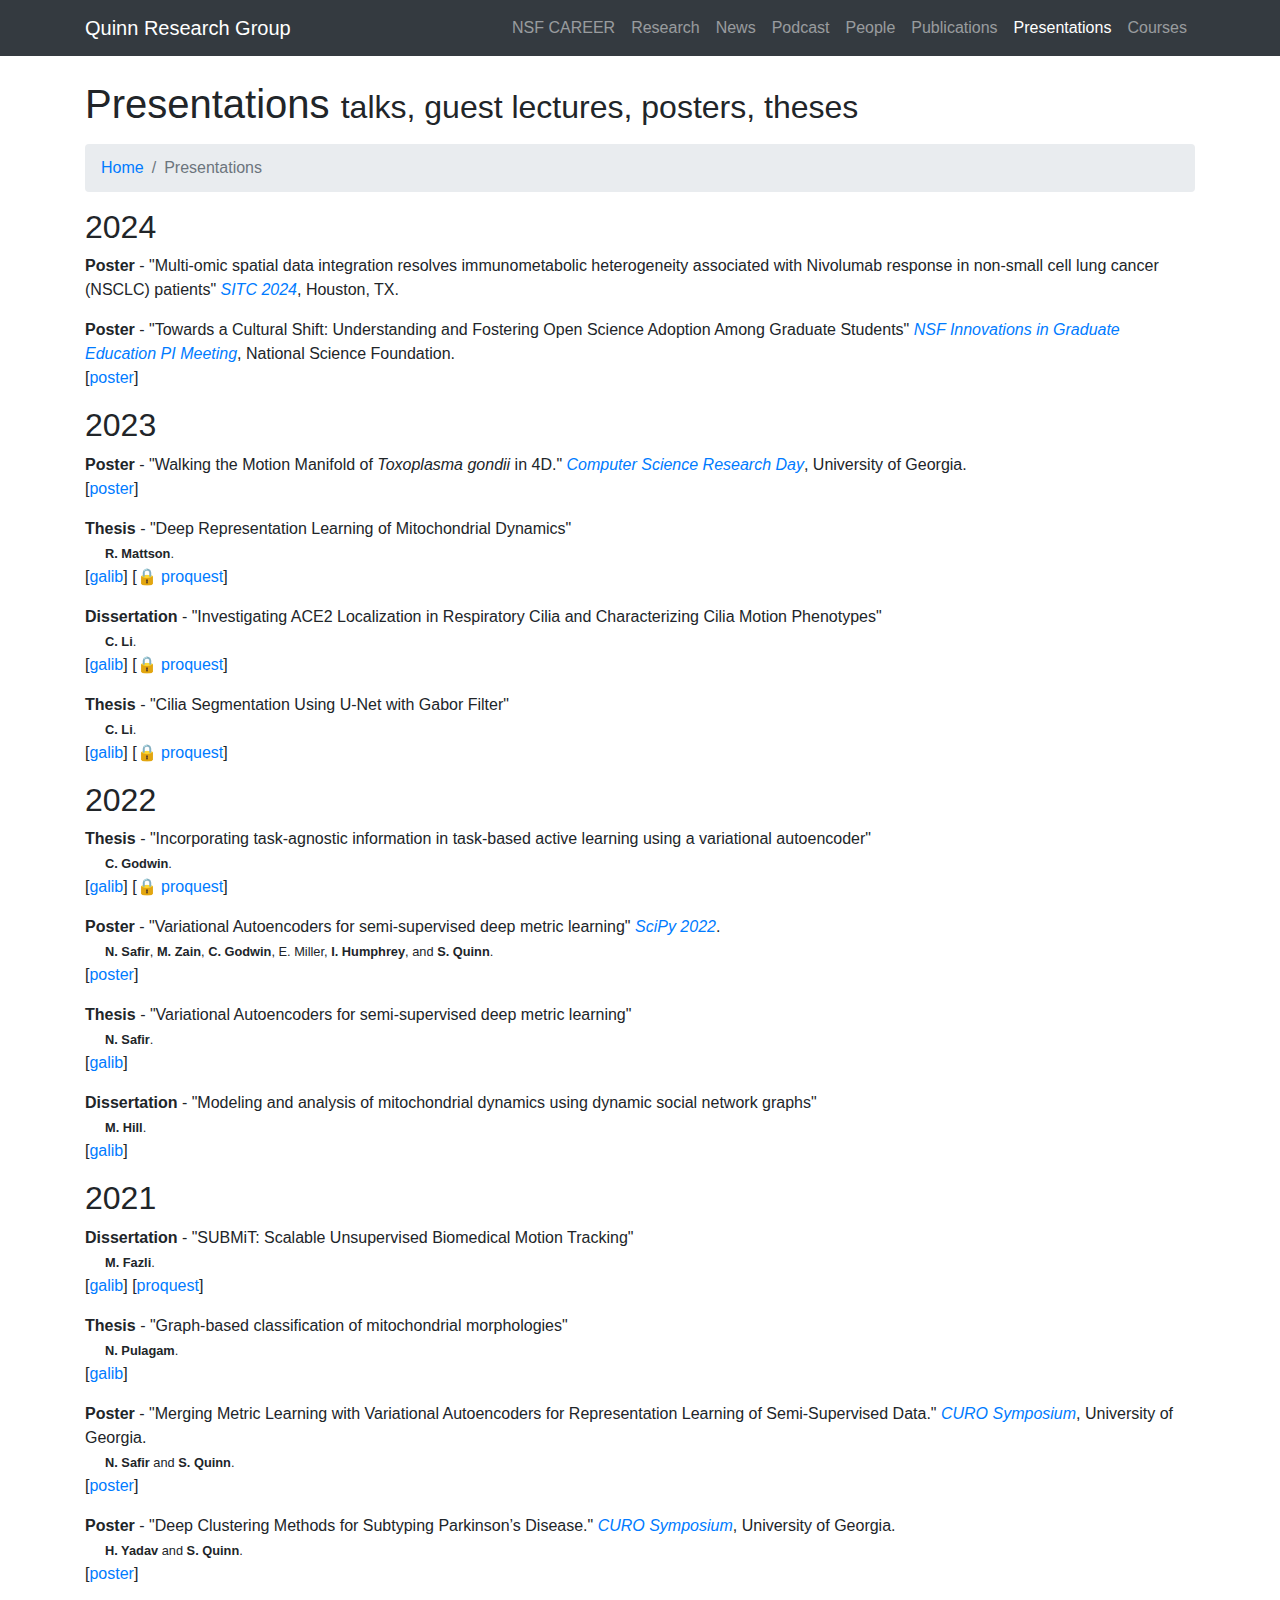
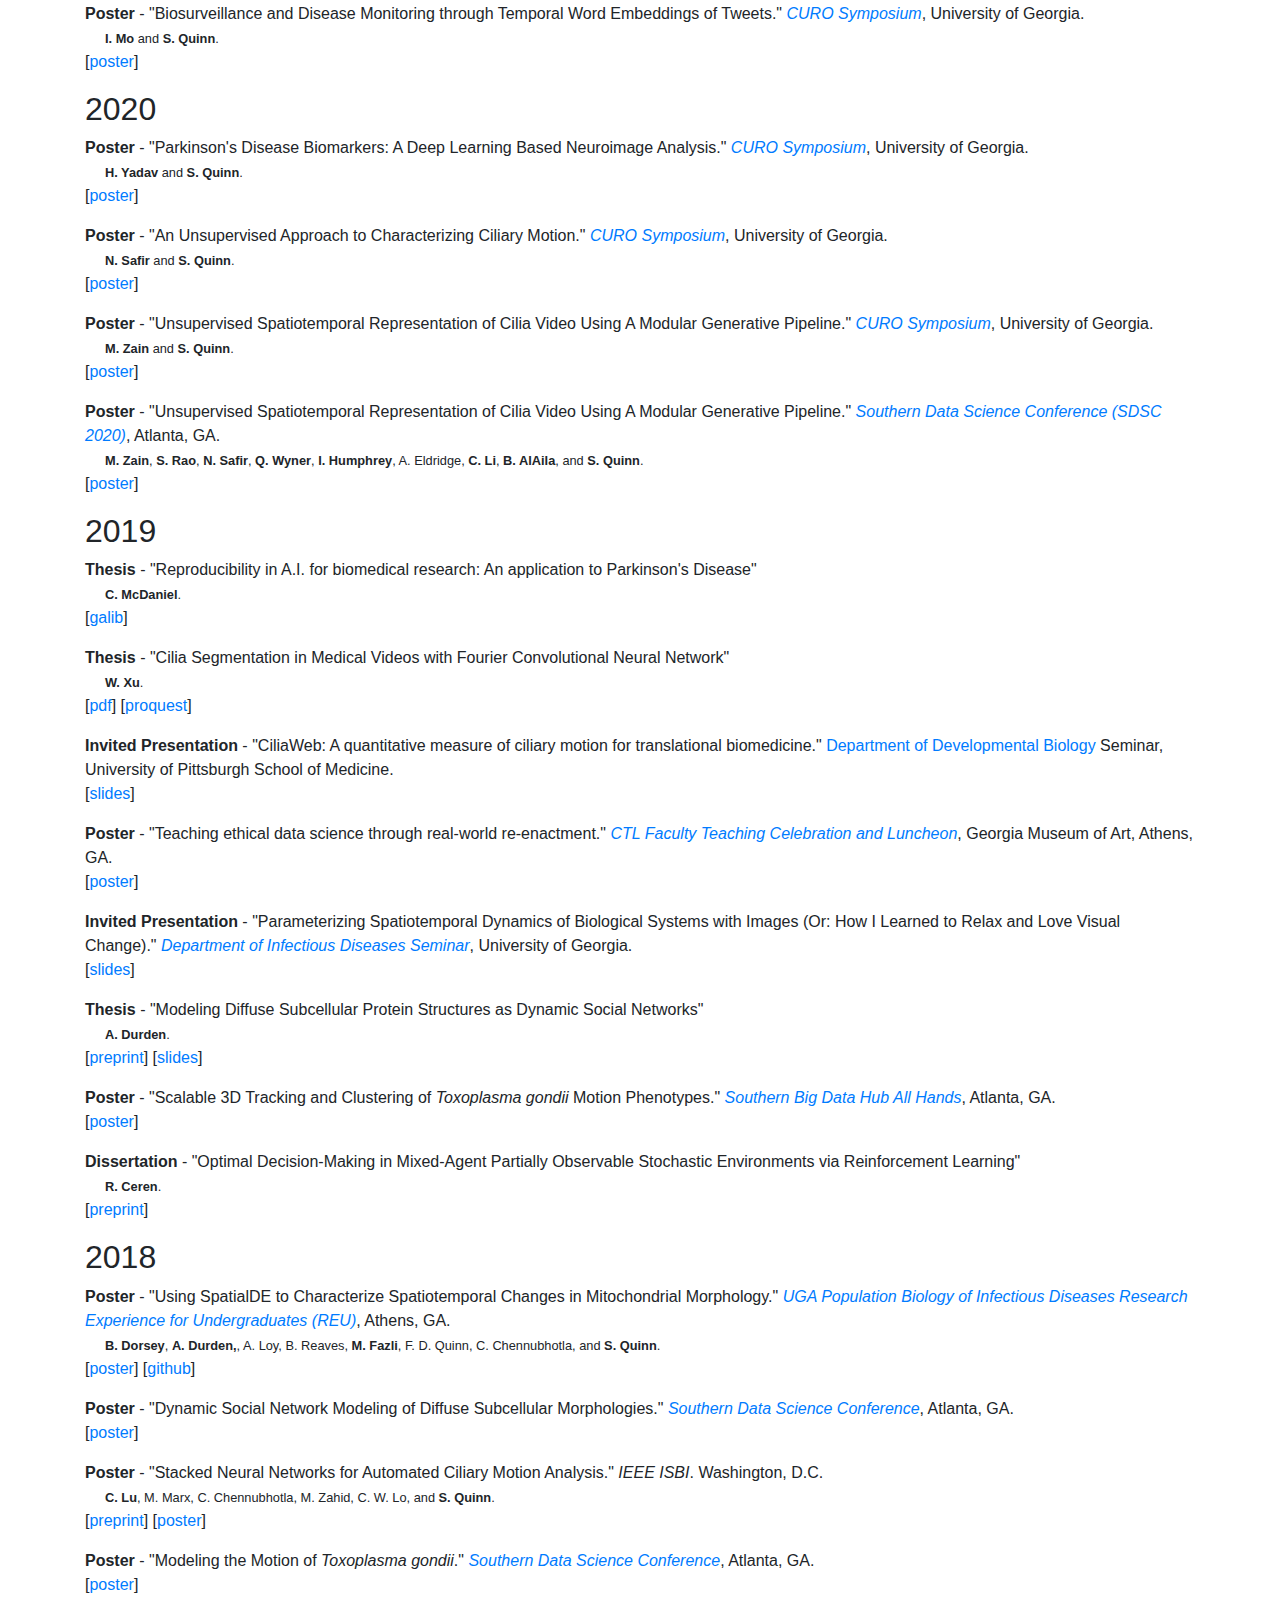
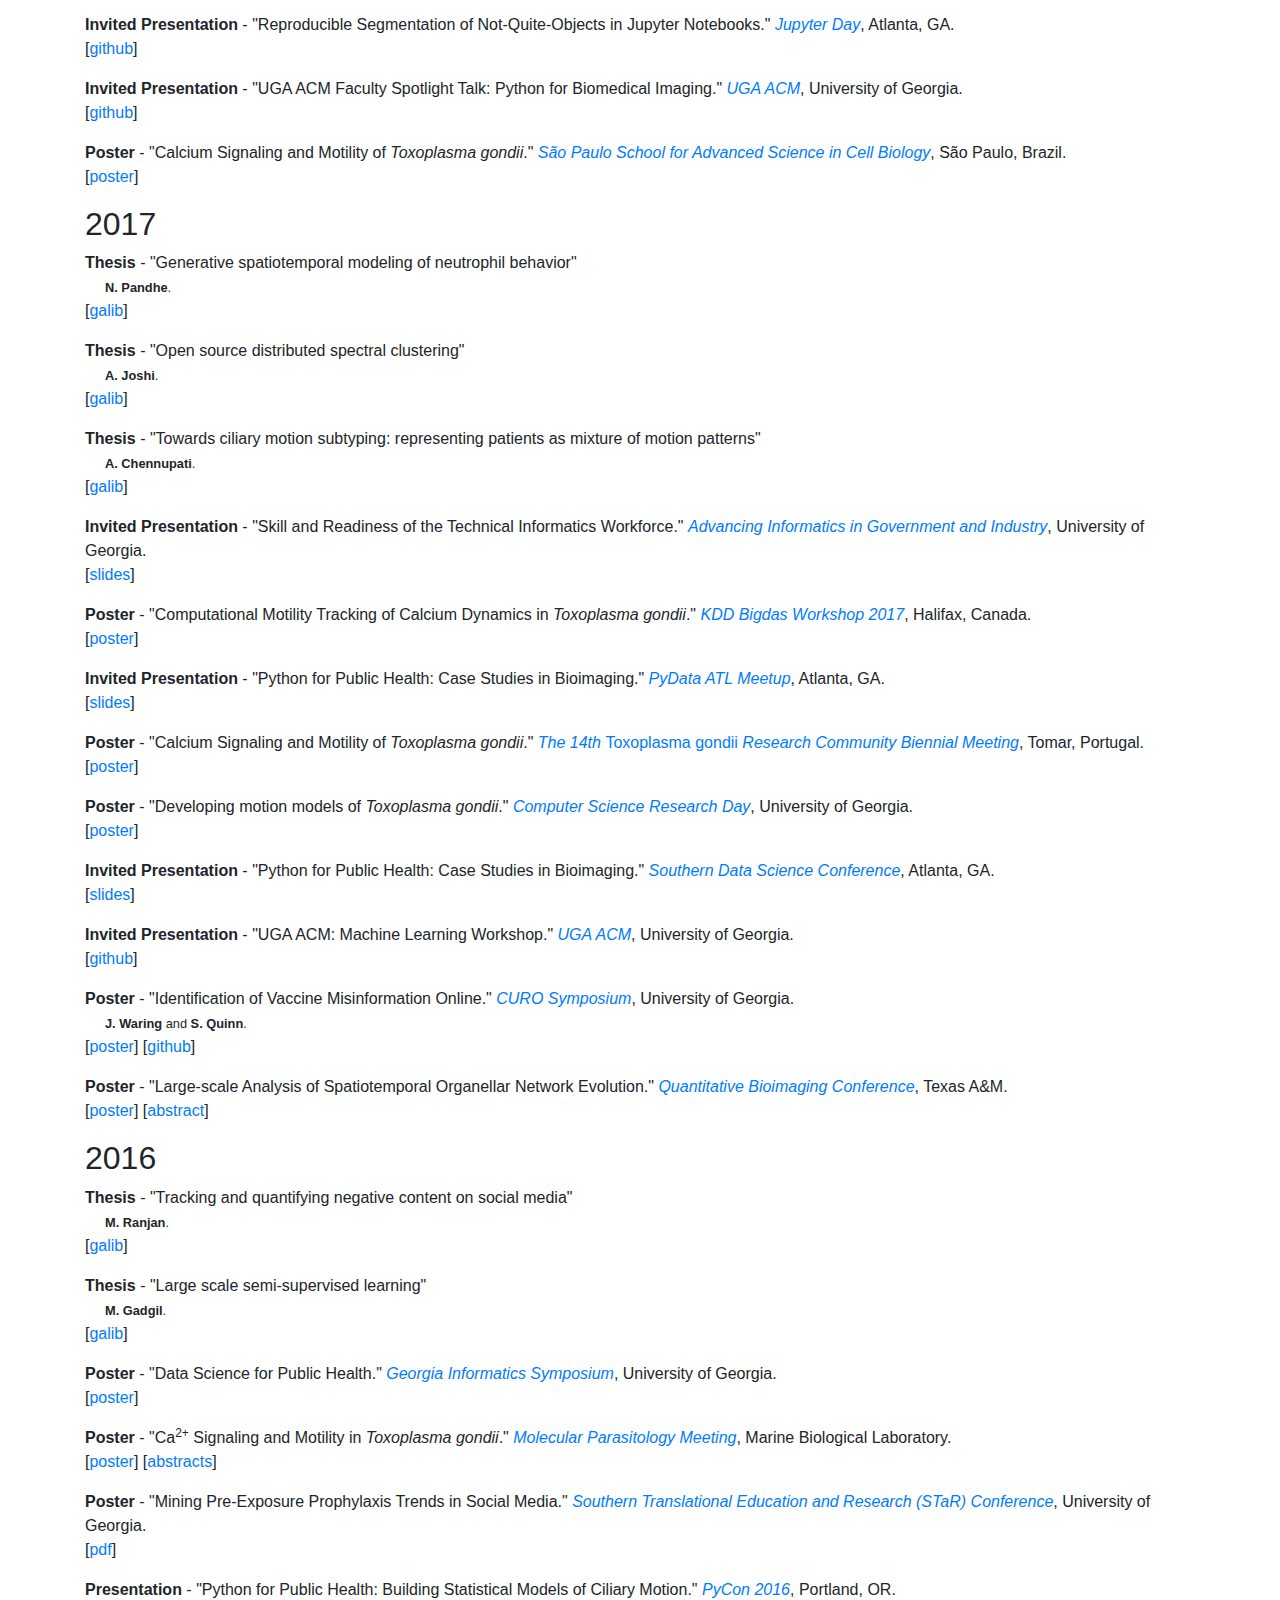
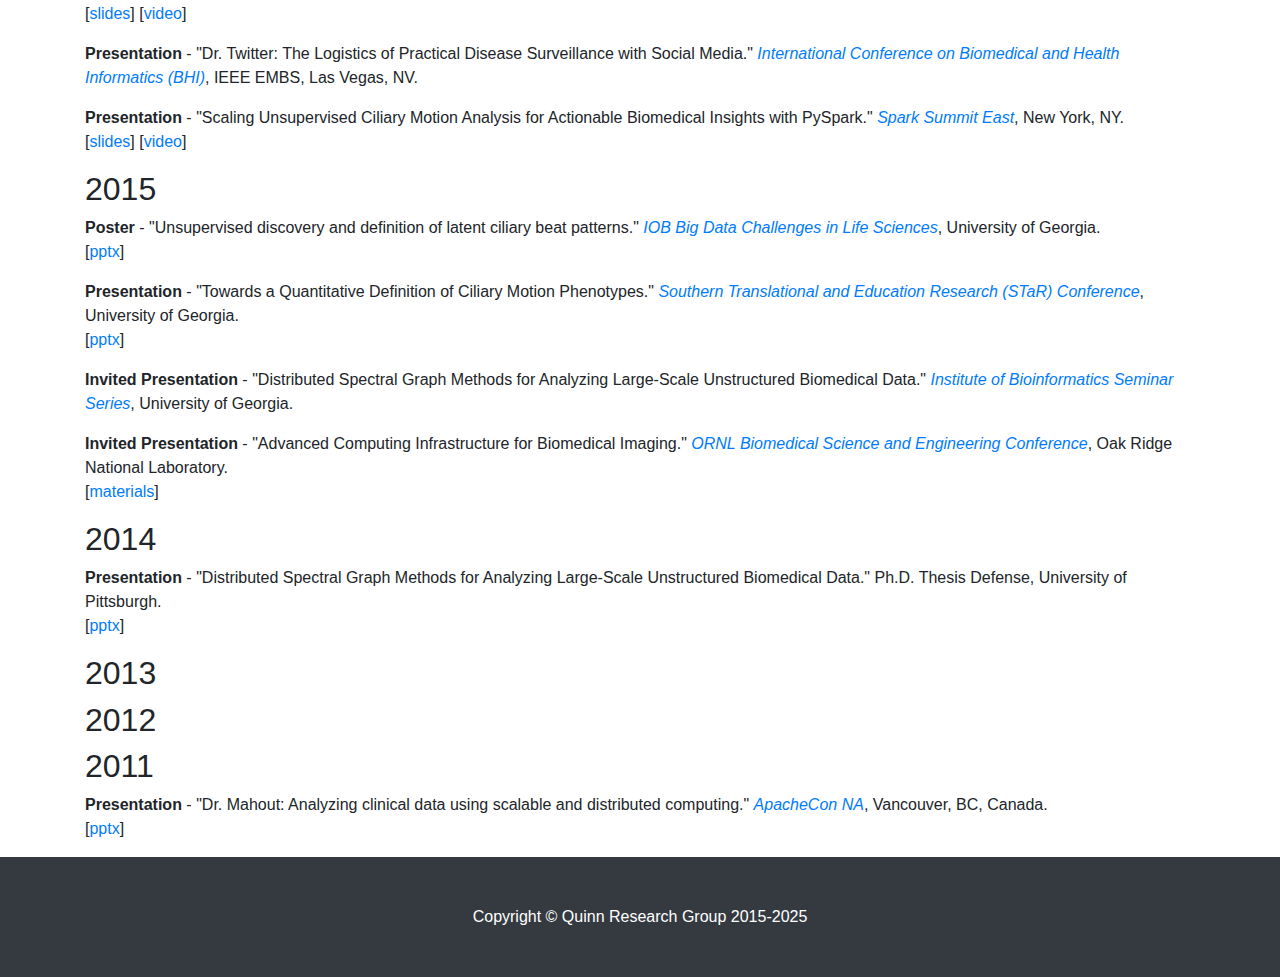
<file: presentations.html>
<!DOCTYPE html>
<html lang="en">

<head>

  <meta charset="utf-8">
  <meta name="viewport" content="width=device-width, initial-scale=1, shrink-to-fit=no">
  <meta name="description" content="">
  <meta name="author" content="">

  <title>Quinn Research Group - University of Georgia</title>

  <!-- Bootstrap core CSS -->
  <link href="vendor/bootstrap/css/bootstrap.min.css" rel="stylesheet">

  <!-- Custom styles for this template -->
  <link href="css/modern-business.css" rel="stylesheet">

</head>

<body>

  <!-- Navigation -->
  <nav class="navbar fixed-top navbar-expand-lg navbar-dark bg-dark fixed-top">
    <div class="container">
      <a class="navbar-brand" href="index.html">Quinn Research Group</a>
      <button class="navbar-toggler navbar-toggler-right" type="button" data-toggle="collapse" data-target="#navbarResponsive" aria-controls="navbarResponsive" aria-expanded="false" aria-label="Toggle navigation">
        <span class="navbar-toggler-icon"></span>
      </button>
      
      <div class="collapse navbar-collapse" id="navbarResponsive">
        <ul class="navbar-nav ml-auto">
          <li class="nav-item">
            <a class="nav-link" href="nsf-career.html">NSF CAREER</a>
          </li>
          <li class="nav-item">
            <a class="nav-link" href="research.html">Research</a>
          </li>
          <li class="nav-item">
            <a class="nav-link" href="https://medium.com/the-quarks">News</a>
          </li>
          <li class="nav-item">
            <a class="nav-link" href="academic-honesty">Podcast</a>
          </li>
          <li class="nav-item">
            <a class="nav-link" href="people.html">People</a>
          </li>
          <li class="nav-item">
            <a class="nav-link" href="publications.html">Publications</a>
          </li>
          <li class="nav-item">
            <a class="nav-link active" href="presentations.html">Presentations</a>
          </li>
          <li class="nav-item">
            <a class="nav-link" href="courses.html">Courses</a>
          </li>
        </ul>
      </div>
    </div>
  </nav>

  <!-- Page Content -->
  <div class="container">

    <!-- Page Heading/Breadcrumbs -->
    <h1 class="mt-4 mb-3">Presentations
      <small>talks, guest lectures, posters, theses</small>
    </h1>

    <ol class="breadcrumb">
      <li class="breadcrumb-item">
        <a href="index.html">Home</a>
      </li>
      <li class="breadcrumb-item active">Presentations</li>
    </ol>

    <div class="row">
      <div class="col-lg-12">
        <h2>2024</h2>

        <p><strong>Poster</strong> - "Multi-omic spatial data integration resolves immunometabolic heterogeneity associated with Nivolumab response in non-small cell lung cancer (NSCLC) patients" <em><a href="https://www.sitcancer.org/2024/home">SITC 2024</a></em>, Houston, TX. </p>

        <p><strong>Poster</strong> - "Towards a Cultural Shift: Understanding and Fostering Open Science Adoption Among Graduate Students" <em><a href="https://igehub.org/event/ige-pi-meeting/">NSF Innovations in Graduate Education PI Meeting</a></em>, National Science Foundation. <br />
          [<a href="https://cobweb.cs.uga.edu/~squinn/posters/IGE_PI_2024.pdf">poster</a>]</p>

      </div>
    </div>

    <div class="row">
      <div class="col-lg-12">
        <h2>2023</h2>

        <p><strong>Poster</strong> - "Walking the Motion Manifold of <em>Toxoplasma gondii</em> in 4D." <em><a href="#">Computer Science Research Day</a></em>, University of Georgia. <br />
        [<a href="https://cobweb.cs.uga.edu/~squinn/posters/CS_Day_AlirezaVaezi_2023.pptx">poster</a>]</p>

        <p><strong>Thesis</strong> - "Deep Representation Learning of Mitochondrial Dynamics"<br />
          <small style="padding-left: 20px;"><strong>R. Mattson</strong>.</small></span> <br />
        [<a href="https://esploro.libs.uga.edu/esploro/outputs/graduate/Deep-Representation-Learning-of-Mitochondrial-Dynamics/9949574420702959?institution=01GALI_UGA">galib</a>] 
        [🔒 <a href="https://www.proquest.com/dissertations-theses/deep-representation-learning-mitochondrial/docview/2859663652/se-2?accountid=14537">proquest</a>]</p>

        <p><strong>Dissertation</strong> - "Investigating ACE2 Localization in Respiratory Cilia and Characterizing Cilia Motion Phenotypes"<br />
          <small style="padding-left: 20px;"><strong>C. Li</strong>.</small></span> <br />
        [<a href="https://esploro.libs.uga.edu/esploro/outputs/doctoral/Investigating-ACE2-Localization-in-Respiratory-Cilia/9949574515602959?institution=01GALI_UGA">galib</a>] 
        [🔒 <a href="https://www.proquest.com/dissertations-theses/investigating-ace2-localization-respiratory-cilia/docview/2861138856/se-2?accountid=14537">proquest</a>]</p>

        <p><strong>Thesis</strong> - "Cilia Segmentation Using U-Net with Gabor Filter"<br />
          <small style="padding-left: 20px;"><strong>C. Li</strong>.</small></span> <br />
        [<a href="https://esploro.libs.uga.edu/esploro/outputs/graduate/Cilia-Segmentation-Using-U-Net-with-Gabor/9949559124902959?institution=01GALI_UGA">galib</a>] 
        [🔒 <a href="https://www.proquest.com/pqdtglobal/docview/2824637155/CB740EA277D74000PQ/1?accountid=14537">proquest</a>]</p>

      </div>
    </div>

    <div class="row">
      <div class="col-lg-12">
        <h2>2022</h2>

        <p><strong>Thesis</strong> - "Incorporating task-agnostic information in task-based active learning using a variational autoencoder"<br />
          <small style="padding-left: 20px;"><strong>C. Godwin</strong>.</small></span> <br />
        [<a href="https://esploro.libs.uga.edu/esploro/outputs/graduate/Incorporating-Task-Agnostic-Information-in-Task-Based-Active/9949515725002959?institution=01GALI_UGA">galib</a>] 
        [🔒 <a href="https://www.proquest.com/pqdtglobal/docview/2774502552/1FDE6D37971A4664PQ/3?accountid=14537">proquest</a>]</p>
        </p>

        <p><strong>Poster</strong> - "Variational Autoencoders for semi-supervised deep metric learning" <em><a href="https://www.scipy2022.scipy.org/posters/">SciPy 2022</a></em>.<br />
          <small style="padding-left: 20px;"><strong>N. Safir</strong>, <strong>M. Zain</strong>, <strong>C. Godwin</strong>, E. Miller, <strong>I. Humphrey</strong>, and <strong>S. Quinn</strong>.</small> <br />
        [<a href="https://drive.google.com/file/d/1gdIPYhkv0hOEGTywbcd8Evb2zoiS-Fpv/view">poster</a>]</p>

        <p><strong>Thesis</strong> - "Variational Autoencoders for semi-supervised deep metric learning"<br />
          <small style="padding-left: 20px;"><strong>N. Safir</strong>.</small></span> <br />
        [<a href="https://esploro.libs.uga.edu/view/pdfCoverPage?instCode=01GALI_UGA&filePid=13694614540002959&download=true">galib</a>]</p>

        <p><strong>Dissertation</strong> - "Modeling and analysis of mitochondrial dynamics using dynamic social network graphs"<br />
          <small style="padding-left: 20px;"><strong>M. Hill</strong>.</small></span> <br />
        [<a href="https://esploro.libs.uga.edu/view/pdfCoverPage?instCode=01GALI_UGA&filePid=13694602720002959&download=true">galib</a>]</p>

      </div>
    </div>

    <div class="row">
      <div class="col-lg-12">
        <h2>2021</h2>

        <p><strong>Dissertation</strong> - "SUBMiT: Scalable Unsupervised Biomedical Motion Tracking"<br />
          <small style="padding-left: 20px;"><strong>M. Fazli</strong>.</small></span> <br />
        [<a href="https://esploro.libs.uga.edu/view/pdfCoverPage?instCode=01GALI_UGA&filePid=13683685520002959&download=true">galib</a>]
        [<a href="https://www.proquest.com/pqdtglobal/docview/2572559609/CB740EA277D74000PQ/3?accountid=14537">proquest</a>]</p>

        <p><strong>Thesis</strong> - "Graph-based classification of mitochondrial morphologies"<br />
          <small style="padding-left: 20px;"><strong>N. Pulagam</strong>.</small></span> <br />
        [<a href="https://esploro.libs.uga.edu/view/pdfCoverPage?instCode=01GALI_UGA&filePid=13683686080002959&download=true">galib</a>]</p>

        <p><strong>Poster</strong> - "Merging Metric Learning with Variational Autoencoders for Representation Learning of Semi-Supervised Data." <em><a href="https://curo.uga.edu/symposium/">CURO Symposium</a></em>, University of Georgia. <br />
          <small style="padding-left: 20px;"><strong>N. Safir</strong> and <strong>S. Quinn</strong>.</small> <br />
        [<a href="https://cobweb.cs.uga.edu/~squinn/posters/CURO-2021_NathanSafir.pdf">poster</a>]</p>

        <p><strong>Poster</strong> - "Deep Clustering Methods for Subtyping Parkinson’s Disease." <em><a href="https://curo.uga.edu/symposium/">CURO Symposium</a></em>, University of Georgia. <br />
          <small style="padding-left: 20px;"><strong>H. Yadav</strong> and <strong>S. Quinn</strong>.</small> <br />
        [<a href="https://cobweb.cs.uga.edu/~squinn/posters/CURO-2021_HimaniYadav.pdf">poster</a>]</p>

        <p><strong>Poster</strong> - "Biosurveillance and Disease Monitoring through Temporal Word Embeddings of Tweets." <em><a href="https://curo.uga.edu/symposium/">CURO Symposium</a></em>, University of Georgia. <br />
          <small style="padding-left: 20px;"><strong>I. Mo</strong> and <strong>S. Quinn</strong>.</small> <br />
        [<a href="https://cobweb.cs.uga.edu/~squinn/posters/CURO-2021_IvanMo.pdf">poster</a>]</p>

        <h2>2020</h2>

        <p><strong>Poster</strong> - "Parkinson's Disease Biomarkers: A Deep Learning Based Neuroimage Analysis." <em><a href="https://curo.uga.edu/symposium/">CURO Symposium</a></em>, University of Georgia. <br />
          <small style="padding-left: 20px;"><strong>H. Yadav</strong> and <strong>S. Quinn</strong>.</small> <br />
        [<a href="https://cobweb.cs.uga.edu/~squinn/posters/CURO-2020_HimaniYadav.pdf">poster</a>]</p>

        <p><strong>Poster</strong> - "An Unsupervised Approach to Characterizing Ciliary Motion." <em><a href="https://curo.uga.edu/symposium/">CURO Symposium</a></em>, University of Georgia. <br />
          <small style="padding-left: 20px;"><strong>N. Safir</strong> and <strong>S. Quinn</strong>.</small> <br />
        [<a href="https://cobweb.cs.uga.edu/~squinn/posters/CURO-2020_NathanSafir.pptx">poster</a>]</p>

        <p><strong>Poster</strong> - "Unsupervised Spatiotemporal Representation of Cilia Video Using A Modular Generative Pipeline." <em><a href="https://curo.uga.edu/symposium/">CURO Symposium</a></em>, University of Georgia. <br />
          <small style="padding-left: 20px;"><strong>M. Zain</strong> and <strong>S. Quinn</strong>.</small> <br />
        [<a href="https://cobweb.cs.uga.edu/~squinn/posters/CURO-2020_MeekailZain.pdf">poster</a>]</p>

        <p><strong>Poster</strong> - "Unsupervised Spatiotemporal Representation of Cilia Video Using A Modular Generative Pipeline." <em><a href="https://www.southerndatascience.com/">Southern Data Science Conference (SDSC 2020)</a></em>, Atlanta, GA. <br />
          <small style="padding-left: 20px;"><strong>M. Zain</strong>, <strong>S. Rao</strong>, <strong>N. Safir</strong>, <strong>Q. Wyner</strong>, <strong>I. Humphrey</strong>, A. Eldridge, <strong>C. Li</strong>, <strong>B. AlAila</strong>, and <strong>S. Quinn</strong>.</small> <br />
        [<a href="https://cobweb.cs.uga.edu/~squinn/posters/SDSC-2020_STCilia.pdf">poster</a>]</p>

      </div>
    </div>


    <div class="row">
      <div class="col-lg-12">
        <h2>2019</h2>

        <p><strong>Thesis</strong> - "Reproducibility in A.I. for biomedical research: An application to Parkinson's Disease"<br />
          <small style="padding-left: 20px;"><strong>C. McDaniel</strong>.</small></span> <br />
        [<a href="https://getd.libs.uga.edu/pdfs/mcdaniel_christian_l_201908_ms.pdf">galib</a>]</p>

        <p><strong>Thesis</strong> - "Cilia Segmentation in Medical Videos with Fourier Convolutional Neural Network"<br />
          <small style="padding-left: 20px;"><strong>W. Xu</strong>.</small></span> <br />
        [<a href="https://cobweb.cs.uga.edu/~squinn/articles/WeiwenXu_MS_thesis_FINAL.pdf">pdf</a>]
        [<a href="https://www.proquest.com/pqdtglobal/docview/2357504183/CB740EA277D74000PQ/2?accountid=14537">proquest</a>]</p>

        <p><strong>Invited Presentation</strong> - "CiliaWeb: A quantitative measure of ciliary motion for translational biomedicine." <a href="https://www.devbio.pitt.edu/">Department of Developmental Biology</a> Seminar, University of Pittsburgh School of Medicine. <br />
        [<a href="https://cobweb.cs.uga.edu/~squinn/content/ciliaweb_2019.pptx">slides</a>]</p>

        <p><strong>Poster</strong> - "Teaching ethical data science through real-world re-enactment." <em><a href="http://ctl.uga.edu/events/faculty-appreciation-luncheon">CTL Faculty Teaching Celebration and Luncheon</a></em>, Georgia Museum of Art, Athens, GA. <br />
        [<a href="https://cobweb.cs.uga.edu/~squinn/posters/Lilly_Poster_SPQ.pptx">poster</a>]</p>

        <p><strong>Invited Presentation</strong> - "Parameterizing Spatiotemporal Dynamics of Biological Systems with Images (Or: How I Learned to Relax and Love Visual Change)." <em><a href="https://vet.uga.edu/id_files/Quinn_Seminar_Notice.png">Department of Infectious Diseases Seminar</a></em>, University of Georgia. <br />
        [<a href="https://cobweb.cs.uga.edu/~squinn/content/ID_Seminar_2019.pptx">slides</a>]</p>

        <p><strong>Thesis</strong> - "Modeling Diffuse Subcellular Protein Structures as Dynamic Social Networks"<br />
          <small style="padding-left: 20px;"><strong>A. Durden</strong>.</small></span> <br />
        [<a href="https://arxiv.org/abs/1904.12960">preprint</a>] [<a href="https://cobweb.cs.uga.edu/~squinn/presentations/ADurden_MS_Defense.pptx">slides</a>]</p>

        <p><strong>Poster</strong> - "Scalable 3D Tracking and Clustering of <em>Toxoplasma gondii</em> Motion Phenotypes." <em><a href="https://southbigdatahub.org/calendar/2019allhands/">Southern Big Data Hub All Hands</a></em>, Atlanta, GA. <br />
        [<a href="https://cobweb.cs.uga.edu/~squinn/posters/SDBH_2019.pptx">poster</a>]</p>

        <p><strong>Dissertation</strong> - "Optimal Decision-Making in Mixed-Agent Partially Observable Stochastic Environments via Reinforcement Learning"<br />
          <small style="padding-left: 20px;"><strong>R. Ceren</strong>.</small></span> <br />
        [<a href="https://arxiv.org/abs/1901.01325">preprint</a>]</p>

      </div>
    </div>

  <!-- Content Row -->
    <div class="row">
      <div class="col-lg-12">
        <h2>2018</h2>

        <p><strong>Poster</strong> - "Using SpatialDE to Characterize Spatiotemporal Changes in Mitochondrial Morphology." <em><a href="http://reu.ecology.uga.edu/">UGA Population Biology of Infectious Diseases Research Experience for Undergraduates (REU)</a></em>, Athens, GA. <br />
          <small style="padding-left: 20px;"><strong>B. Dorsey</strong>, <strong>A. Durden,</strong>, A. Loy, B. Reaves, <strong>M. Fazli</strong>, F. D. Quinn, C. Chennubhotla, and <strong>S. Quinn</strong>.</small> <br />
        [<a href="https://cobweb.cs.uga.edu/~squinn/posters/REU-2018_BrittanyDorsey.pdf">poster</a>] [<a href="https://github.com/quinngroup/ornet-reu-2018">github</a>]</p>

        <p><strong>Poster</strong> - "Dynamic Social Network Modeling of Diffuse Subcellular Morphologies." <em><a href="https://www.southerndatascience.com">Southern Data Science Conference</a></em>, Atlanta, GA. <br />
        [<a href="https://cobweb.cs.uga.edu/~squinn/posters/SDSC_OrNet_2018.pdf">poster</a>]</p>

        <p><strong>Poster</strong> - "Stacked Neural Networks for Automated Ciliary Motion Analysis." <em>IEEE ISBI</em>. Washington, D.C. <br />
        <small style="padding-left: 20px;"><strong>C. Lu</strong>, M. Marx, C. Chennubhotla, M. Zahid, C. W. Lo, and <strong>S. Quinn</strong>.</small> <br />
        [<a href="https://arxiv.org/abs/1803.07534">preprint</a>] [<a href="https://cobweb.cs.uga.edu/~squinn/posters/ISBI_cilia_2018.pdf">poster</a>]</p>

        <p><strong>Poster</strong> - "Modeling the Motion of <em>Toxoplasma gondii</em>." <em><a href="https://www.southerndatascience.com/">Southern Data Science Conference</a></em>, Atlanta, GA. <br />
        [<a href="https://cobweb.cs.uga.edu/~squinn/posters/SDSC-SV.pptx">poster</a>]</p>

        <p><strong>Invited Presentation</strong> - "Reproducible Segmentation of Not-Quite-Objects in Jupyter Notebooks." <em><a href="https://atl-jugheads.github.io/jupyter-day-atlanta-ii/">Jupyter Day</a></em>, Atlanta, GA. <br />
        [<a href="https://github.com/quinngroup/JupyterDay2018-Cilia-Segmentation">github</a>]</p>

        <p><strong>Invited Presentation</strong> - "UGA ACM Faculty Spotlight Talk: Python for Biomedical Imaging." <em><a href="https://www.ugaacm.com/">UGA ACM</a></em>, University of Georgia. <br />
        [<a href="https://github.com/quinngroup/UGAACM-Faculty-Spotlight-2018">github</a>]</p>

        <p><strong>Poster</strong> - "Calcium Signaling and Motility of <em>Toxoplasma gondii</em>." <em><a href="http://spcell.org/">São Paulo School for Advanced Science in Cell Biology</a></em>, São Paulo, Brazil. <br />
        [<a href="https://drive.google.com/open?id=1MMV9vZp2sPoooJ5BrR_dzXITOSWIqMXy">poster</a>]</p>

      </div>
    </div>

    <div class="row">
      <div class="col-lg-12">
        <h2>2017</h2>

        <p><strong>Thesis</strong> - "Generative spatiotemporal modeling of neutrophil behavior"<br />
          <small style="padding-left: 20px;"><strong>N. Pandhe</strong>.</small></span> <br />
        [<a href="https://getd.libs.uga.edu/pdfs/pandhe_narita_s_201712_ms.pdf">galib</a>]</p>

        <p><strong>Thesis</strong> - "Open source distributed spectral clustering"<br />
          <small style="padding-left: 20px;"><strong>A. Joshi</strong>.</small></span> <br />
        [<a href="https://getd.libs.uga.edu/pdfs/joshi_ankita_p_201712_ms.pdf">galib</a>]</p>

        <p><strong>Thesis</strong> - "Towards ciliary motion subtyping: representing patients as mixture of motion patterns"<br />
          <small style="padding-left: 20px;"><strong>A. Chennupati</strong>.</small></span> <br />
        [<a href="https://getd.libs.uga.edu/pdfs/chennupati_alekhya_201712_ms.pdf">galib</a>]</p>

        <p><strong>Invited Presentation</strong> - "Skill and Readiness of the Technical Informatics Workforce." <em><a href="http://www.engineering.uga.edu/uploads/main/UGA_Informatics_Workshop-12012017.pdf">Advancing Informatics in Government and Industry</a></em>, University of Georgia. <br />
        [<a href="https://cobweb.cs.uga.edu/~squinn/content/SPQ_AIGI_2017.pptx">slides</a>]</p>

        <p><strong>Poster</strong> - "Computational Motility Tracking of Calcium Dynamics in <em>Toxoplasma gondii</em>." <em><a href="http://bigdas.org/">KDD Bigdas Workshop 2017</a></em>, Halifax, Canada. <br />
        [<a href="https://cobweb.cs.uga.edu/~squinn/content/KDDBigDas_2017.pptx">poster</a>]</p>

        <p><strong>Invited Presentation</strong> - "Python for Public Health: Case Studies in Bioimaging." <em><a href="https://www.meetup.com/PyData-Atlanta/events/240549893/">PyData ATL Meetup</a></em>, Atlanta, GA. <br />
        [<a href="https://cobweb.cs.uga.edu/~squinn/content/PyDataATL2017.pptx">slides</a>]</p>

        <p><strong>Poster</strong> - "Calcium Signaling and Motility of <em>Toxoplasma gondii</em>." <em><a href="http://pages.igc.gulbenkian.pt/toxo14/">The 14th </em>Toxoplasma gondii<em> Research Community Biennial Meeting</a></em>, Tomar, Portugal. <br />
        [<a href="https://drive.google.com/open?id=1SidlbnTD3FFS_jsAGnPX4j4GwFGyPm1J">poster</a>]</p>

        <p><strong>Poster</strong> - "Developing motion models of <em>Toxoplasma gondii</em>." <em><a href="https://ugacs-researchday.github.io/">Computer Science Research Day</a></em>, University of Georgia. <br />
        [<a href="https://cobweb.cs.uga.edu/~squinn/content/ResearchDay2017.pptx">poster</a>]</p>

        <p><strong>Invited Presentation</strong> - "Python for Public Health: Case Studies in Bioimaging." <em><a href="http://www.southerndatascience.com/">Southern Data Science Conference</a></em>, Atlanta, GA. <br />
        [<a href="https://cobweb.cs.uga.edu/~squinn/content/SDSC2017.pptx">slides</a>]</p>

        <p><strong>Invited Presentation</strong> - "UGA ACM: Machine Learning Workshop." <em><a href="https://www.ugaacm.com/">UGA ACM</a></em>, University of Georgia. <br />
        [<a href="https://github.com/eds-uga/acm-ml-workshop-2017">github</a>]</p>

        <p><strong>Poster</strong> - "Identification of Vaccine Misinformation Online." <em><a href="https://curo.uga.edu/symposium/">CURO Symposium</a></em>, University of Georgia. <br />
          <small style="padding-left: 20px;"><strong>J. Waring</strong> and <strong>S. Quinn</strong>.</small> <br />
        [<a href="https://github.com/quinngroup/vaccine_misinformation/blob/master/Poster/CURO%20Poster.pdf">poster</a>] [<a href="https://github.com/quinngroup/vaccine_misinformation/">github</a>]</p>

        <p><strong>Poster</strong> - "Large-scale Analysis of Spatiotemporal Organellar Network Evolution." <em><a href="http://www.quantitativebioimaging.com/">Quantitative Bioimaging Conference</a></em>, Texas A&amp;M. <br />
        [<a href="https://cobweb.cs.uga.edu/~squinn/content/QBI_2017.pdf">poster</a>] [<a href="https://cobweb.cs.uga.edu/~squinn/content/QBI_Abstract.pdf">abstract</a>]</p>

      </div>
    </div>

    <div class="row">
      <div class="col-lg-12">
        <h2>2016</h2>

        <p><strong>Thesis</strong> - "Tracking and quantifying negative content on social media"<br />
          <small style="padding-left: 20px;"><strong>M. Ranjan</strong>.</small></span> <br />
        [<a href="https://getd.libs.uga.edu/pdfs/ranjan_manish_201605_ms.pdf">galib</a>]</p>

        <p><strong>Thesis</strong> - "Large scale semi-supervised learning"<br />
          <small style="padding-left: 20px;"><strong>M. Gadgil</strong>.</small></span> <br />
        [<a href="https://getd.libs.uga.edu/pdfs/gadgil_madhura_s_201612_ms.pdf">galib</a>]</p>

        <p><strong>Poster</strong> - "Data Science for Public Health." <em><a href="http://gii.uga.edu/symposium/">Georgia Informatics Symposium</a></em>, University of Georgia. <br />
        [<a href="https://cobweb.cs.uga.edu/~squinn/content/GII_2016.pdf">poster</a>]</p>

        <p><strong>Poster</strong> - "Ca<sup>2+</sup> Signaling and Motility in <em>Toxoplasma gondii</em>." <em><a href="https://ws3.mbl.edu/iebms/wri/wri_p1_display.aspx?oc=10&cc=MPMHOME">Molecular Parasitology Meeting</a></em>, Marine Biological Laboratory. <br />
        [<a href="https://cobweb.cs.uga.edu/~squinn/content/MPM2016.pdf">poster</a>] [<a href="https://ws2.mbl.edu/mpm_abstract.pdf">abstracts</a>]</p>

        <p><strong>Poster</strong> - "Mining Pre-Exposure Prophylaxis Trends in Social Media." <em><a href="https://www.rxugace.com/STaR-2016">Southern Translational Education and Research (STaR) Conference</a></em>, University of Georgia. <br />
        [<a href="https://cobweb.cs.uga.edu/~squinn/content/STaR2016.pdf">pdf</a>]</p>

        <p><strong>Presentation</strong> - "Python for Public Health: Building Statistical Models of Ciliary Motion." <em><a href="https://us.pycon.org/2016/schedule/presentation/1580/">PyCon 2016</a></em>, Portland, OR. <br />
        [<a href="https://speakerdeck.com/pycon2016/shannon-quinn-python-for-public-health-building-statistical-models-of-ciliary-motion">slides</a>] [<a href="https://www.youtube.com/watch?v=TdtrO-pxN2w">video</a>]</p>

        <p><strong>Presentation</strong> - "Dr. Twitter: The Logistics of Practical Disease Surveillance with Social Media." <em><a href="https://www.rxugace.com/STaR-2015">International Conference on Biomedical and Health Informatics (BHI)</a></em>, IEEE EMBS, Las Vegas, NV.</p>

        <p><strong>Presentation</strong> - "Scaling Unsupervised Ciliary Motion Analysis for Actionable Biomedical Insights with PySpark." <em><a href="https://spark-summit.org/east-2016/events/scaling-unsupervised-ciliary-motion-analysis-for-actionable-biomedical-insights-with-pyspark/">Spark Summit East</a></em>, New York, NY. <br />
        [<a href="http://www.slideshare.net/SparkSummit/scaling-unsupervised-ciliary-motion-analysis-for-actionable-biomedical-insights-with-pyspark-by-shannon-quinn">slides</a>] [<a href="https://youtu.be/CRuup_NaWT4">video</a>]</p>
      </div>
    </div>

    <div class="row">
      <div class="col-lg-12">
        <h2>2015</h2>

        <p><strong>Poster</strong> - "Unsupervised discovery and definition of latent ciliary beat patterns." <em><a href="http://iob.uga.edu/wp-content/uploads/2015/10/2015-BigData-Symposium-Schedule_forposting.pdf">IOB Big Data Challenges in Life Sciences</a></em>, University of Georgia. <br />
        [<a href="https://cobweb.cs.uga.edu/~squinn/content/iob_bigdata_2015.pptx">pptx</a>]</p>

        <p><strong>Presentation</strong> - "Towards a Quantitative Definition of Ciliary Motion Phenotypes." <em><a href="https://www.rxugace.com/STaR-2015">Southern Translational and Education Research (STaR) Conference</a></em>, University of Georgia. <br />
        [<a href="https://cobweb.cs.uga.edu/~squinn/content/STaR2015.pptx">pptx</a>]</p>

        <p><strong>Invited Presentation</strong> - "Distributed Spectral Graph Methods for Analyzing Large-Scale Unstructured Biomedical Data." <em><a href="http://iob.uga.edu/event/bioinformatics-seminar-20/">Institute of Bioinformatics Seminar Series</a></em>, University of Georgia. </p>

        <p><strong>Invited Presentation</strong> - "Advanced Computing Infrastructure for Biomedical Imaging." <em><a href="https://web.ornl.gov/bsec_conferences/2015/">ORNL Biomedical Science and Engineering Conference</a></em>, Oak Ridge National Laboratory. <br />
        [<a href="https://github.com/quinngroup/bsec-2015">materials</a>]</p>
      </div>
    </div>

    <div class="row">
      <div class="col-lg-12">
        <h2>2014</h2>
        <p><strong>Presentation</strong> - "Distributed Spectral Graph Methods for Analyzing Large-Scale Unstructured Biomedical Data." Ph.D. Thesis Defense, University of Pittsburgh. <br />
        [<a href="https://cobweb.cs.uga.edu/~squinn/content/defense_presentation.pptx">pptx</a>]</p>
      </div>
    </div>

    <div class="row">
      <div class="col-lg-12">
          <h2>2013</h2>
      </div>
    </div>

    <div class="row">
      <div class="col-lg-12">
        <h2>2012</h2>
      </div>
    </div>

    <div class="row">
      <div class="col-lg-12">
        <h2>2011</h2>
        <p><strong>Presentation</strong> - "Dr. Mahout: Analyzing clinical data using scalable and distributed computing." <em><a href="http://na11.apachecon.com/">ApacheCon NA</a></em>, Vancouver, BC, Canada. <br />
        [<a href="https://cobweb.cs.uga.edu/~squinn/content/shannon_apachecon2011.pptx">pptx</a>]</p>
      </div>
    </div>

  </div>
  <!-- /.container -->

  <!-- Footer -->
  <footer class="py-5 bg-dark">
    <div class="container">
      <p class="m-0 text-center text-white">Copyright &copy; Quinn Research Group 2015-2025</p>
    </div>
    <!-- /.container -->
  </footer>

  <!-- Bootstrap core JavaScript -->
  <script src="vendor/jquery/jquery.min.js"></script>
  <script src="vendor/bootstrap/js/bootstrap.bundle.min.js"></script>

</body>

</html>
</file>
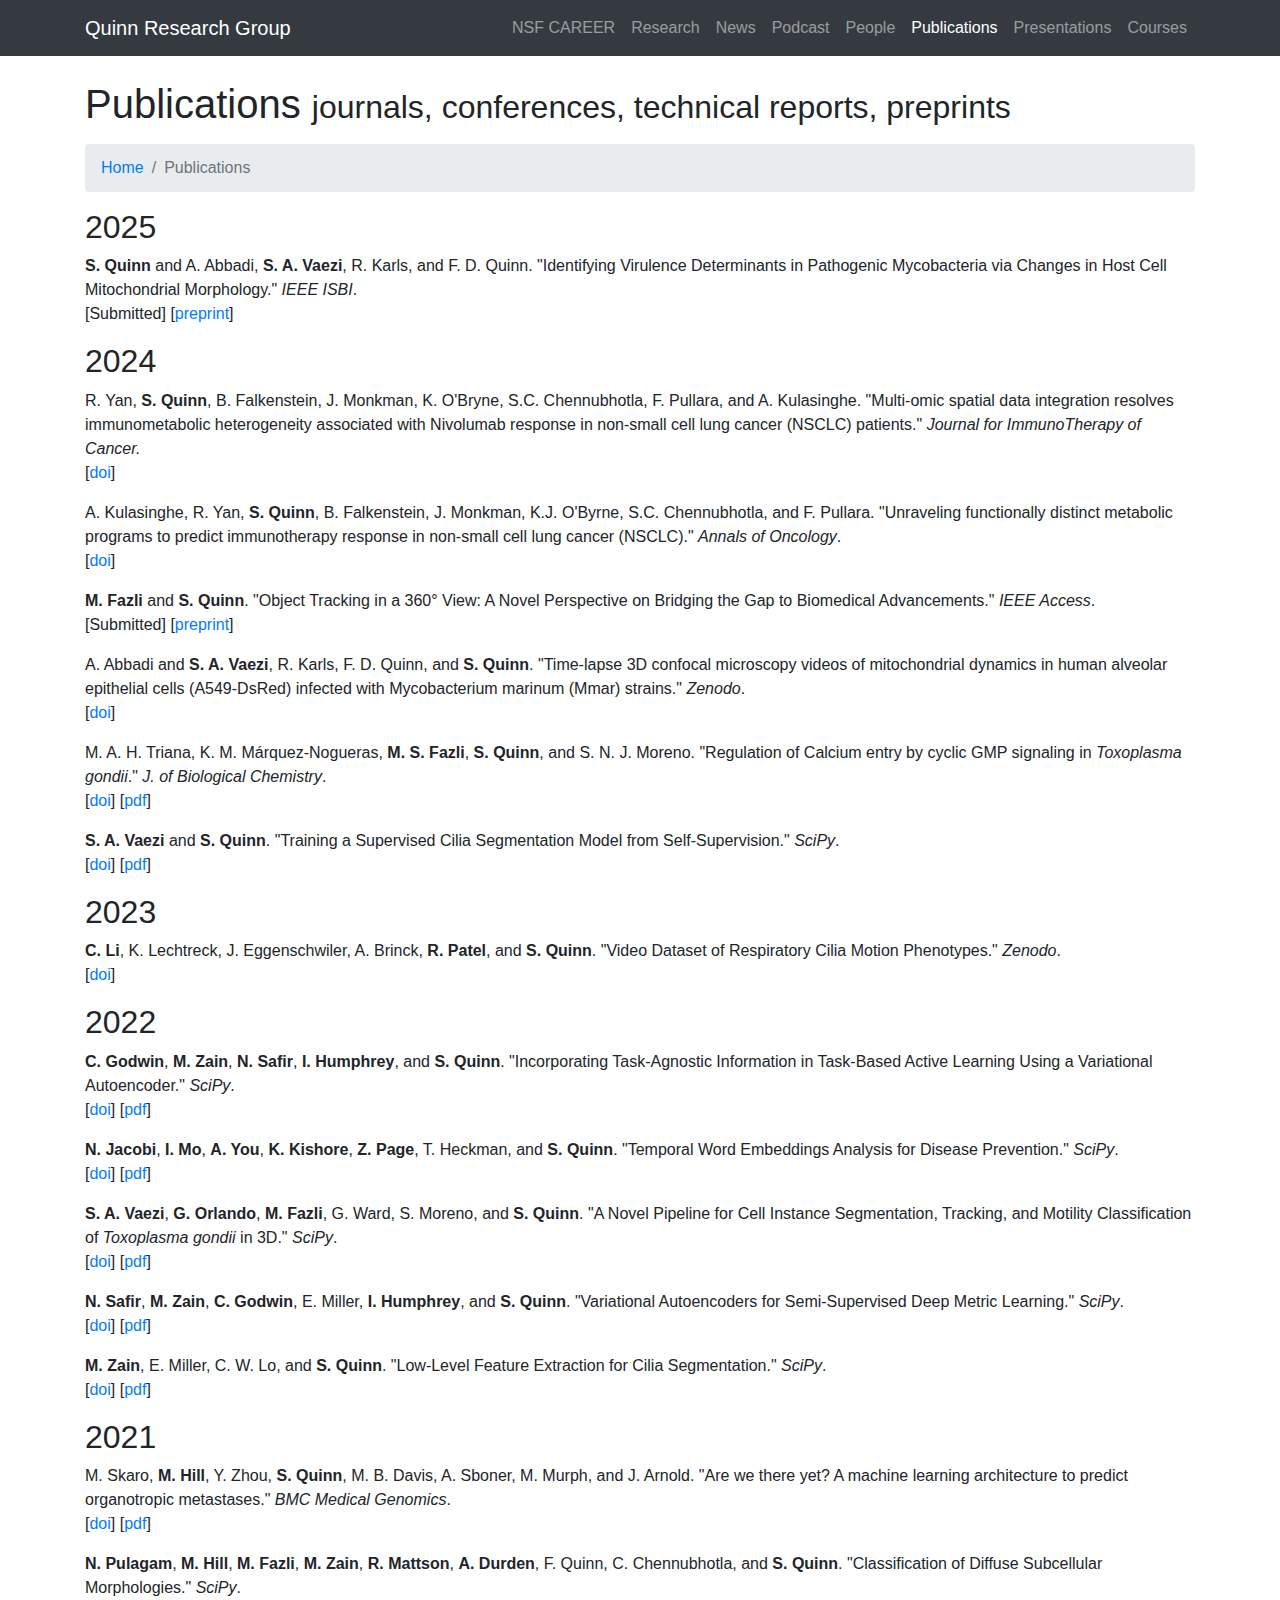
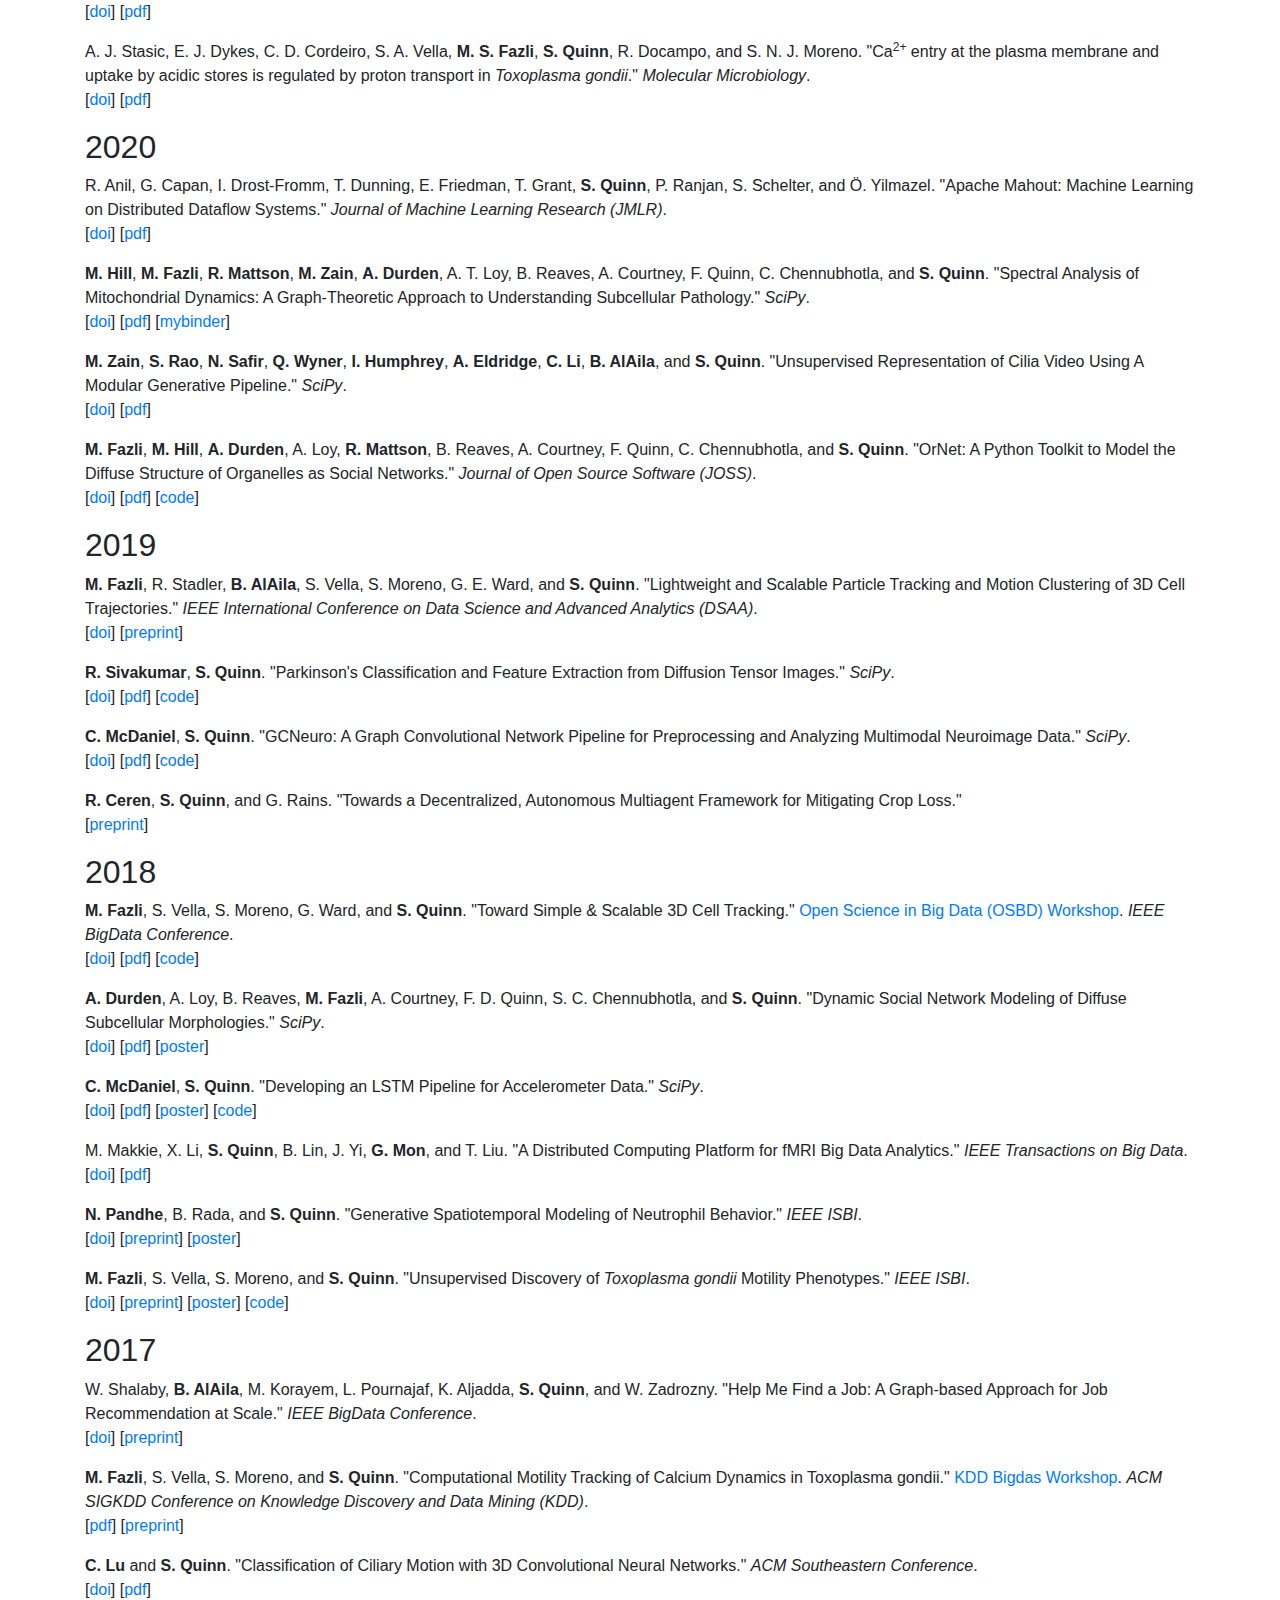
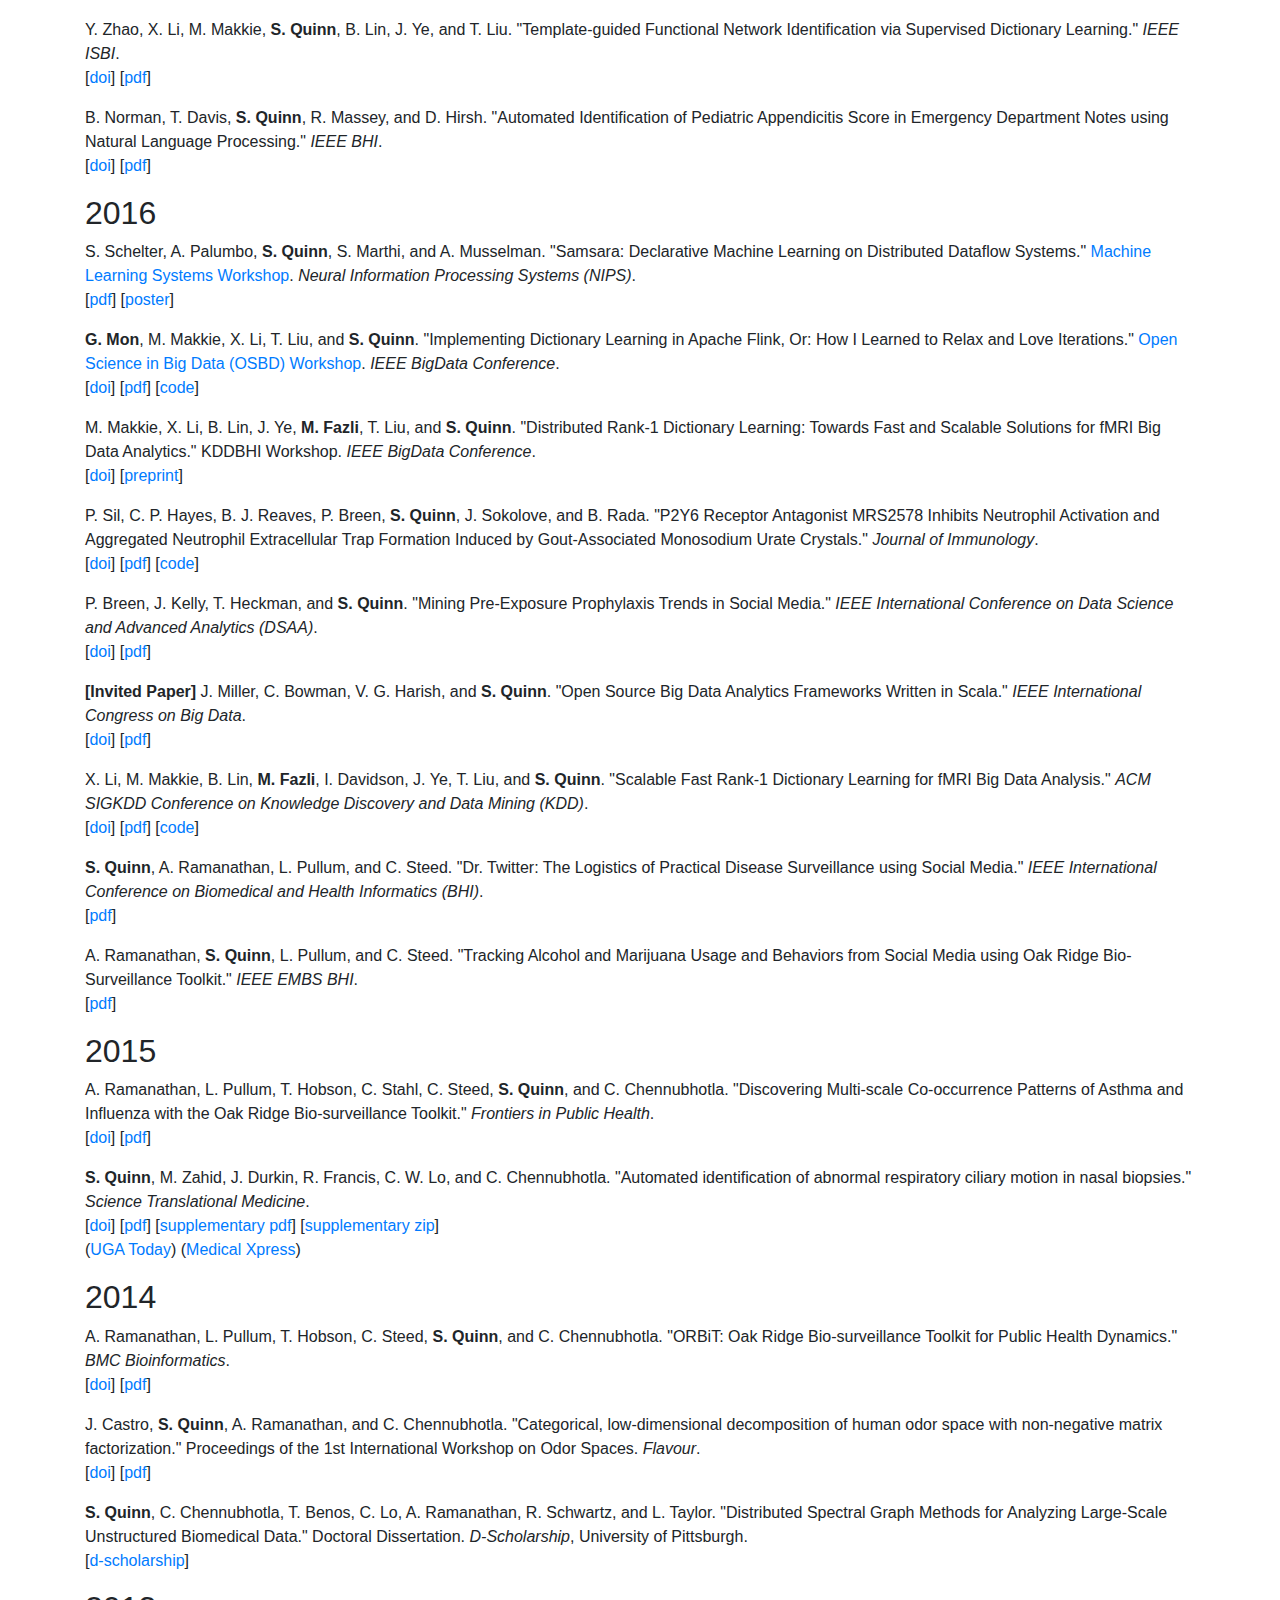
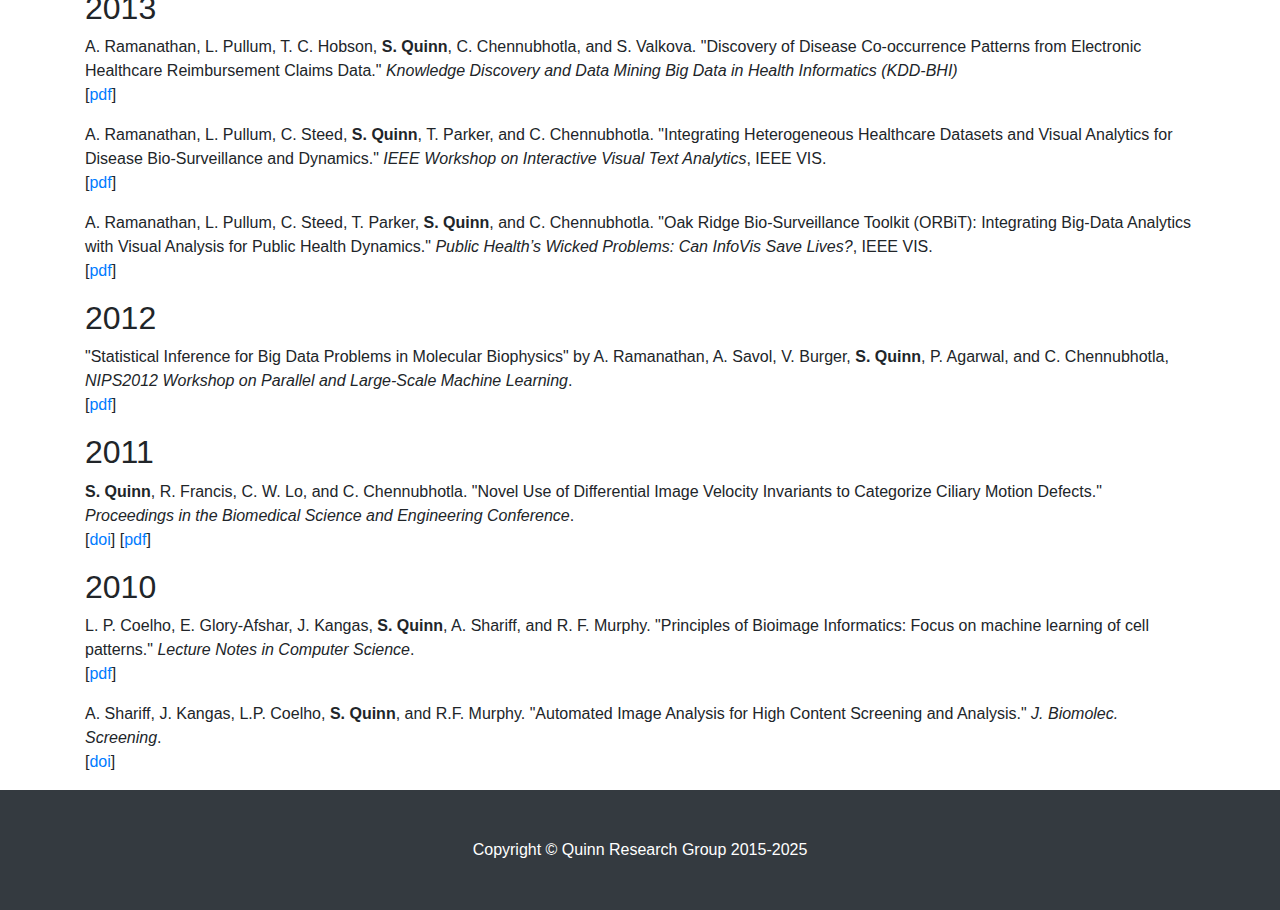
<file: publications.html>
<!DOCTYPE html>
<html lang="en">

<head>

  <meta charset="utf-8">
  <meta name="viewport" content="width=device-width, initial-scale=1, shrink-to-fit=no">
  <meta name="description" content="">
  <meta name="author" content="">

  <title>Quinn Research Group - University of Georgia</title>

  <!-- Bootstrap core CSS -->
  <link href="vendor/bootstrap/css/bootstrap.min.css" rel="stylesheet">

  <!-- Custom styles for this template -->
  <link href="css/modern-business.css" rel="stylesheet">

</head>

<body>

  <!-- Navigation -->
  <nav class="navbar fixed-top navbar-expand-lg navbar-dark bg-dark fixed-top">
    <div class="container">
      <a class="navbar-brand" href="index.html">Quinn Research Group</a>
      <button class="navbar-toggler navbar-toggler-right" type="button" data-toggle="collapse" data-target="#navbarResponsive" aria-controls="navbarResponsive" aria-expanded="false" aria-label="Toggle navigation">
        <span class="navbar-toggler-icon"></span>
      </button>
      
      <div class="collapse navbar-collapse" id="navbarResponsive">
        <ul class="navbar-nav ml-auto">
          <li class="nav-item">
            <a class="nav-link" href="nsf-career.html">NSF CAREER</a>
          </li>
          <li class="nav-item">
            <a class="nav-link" href="research.html">Research</a>
          </li>
          <li class="nav-item">
            <a class="nav-link" href="https://medium.com/the-quarks">News</a>
          </li>
          <li class="nav-item">
            <a class="nav-link" href="academic-honesty">Podcast</a>
          </li>
          <li class="nav-item">
            <a class="nav-link" href="people.html">People</a>
          </li>
          <li class="nav-item">
            <a class="nav-link active" href="publications.html">Publications</a>
          </li>
          <li class="nav-item">
            <a class="nav-link" href="presentations.html">Presentations</a>
          </li>
          <li class="nav-item">
            <a class="nav-link" href="courses.html">Courses</a>
          </li>
        </ul>
      </div>
    </div>
  </nav>

  <!-- Page Content -->
  <div class="container">

    <!-- Page Heading/Breadcrumbs -->
    <h1 class="mt-4 mb-3">Publications
      <small>journals, conferences, technical reports, preprints</small>
    </h1>

    <ol class="breadcrumb">
      <li class="breadcrumb-item">
        <a href="index.html">Home</a>
      </li>
      <li class="breadcrumb-item active">Publications</li>
    </ol>

    <div class="row">
      <div class="col-lg-12">
        <h2>2025</h2>

          <p><strong>S. Quinn</strong> and A. Abbadi, <strong>S. A. Vaezi</strong>, R. Karls, and F. D. Quinn. "Identifying Virulence Determinants in Pathogenic Mycobacteria via Changes in Host Cell Mitochondrial Morphology." <em>IEEE ISBI</em>. <br />
	          [Submitted] [<a href="https://arxiv.org/abs/2411.06035">preprint</a>]</p>

      </div>
    </div>
    
    <div class="row">
      <div class="col-lg-12">
        <h2>2024</h2>

        <p>R. Yan, <strong>S. Quinn</strong>, B. Falkenstein, J. Monkman, K. O'Bryne, S.C. Chennubhotla, F. Pullara, and A. Kulasinghe. "Multi-omic spatial data integration resolves immunometabolic heterogeneity associated with Nivolumab response in non-small cell lung cancer (NSCLC) patients." <em>Journal for ImmunoTherapy of Cancer.</em> <br />
          [<a href="https://doi.org/10.1136/jitc-2024-SITC2024.0212">doi</a>]</p>

        <p>A. Kulasinghe, R. Yan, <strong>S. Quinn</strong>, B. Falkenstein, J. Monkman, K.J. O'Byrne, S.C. Chennubhotla, and F. Pullara. "Unraveling functionally distinct metabolic programs to predict immunotherapy response in non-small cell lung cancer (NSCLC)." <em>Annals of Oncology</em>. <br />
          [<a href="https://doi.org/10.1016/j.annonc.2024.08.142">doi</a>]</p>

	      <p><strong>M. Fazli</strong> and <strong>S. Quinn</strong>. "Object Tracking in a 360&deg; View: A Novel Perspective on Bridging the Gap to Biomedical Advancements." <em>IEEE Access</em>. <br />
          [Submitted] [<a href="https://arxiv.org/abs/2412.01119">preprint</a>]</p>

        <p>A. Abbadi and <strong>S. A. Vaezi</strong>, R. Karls, F. D. Quinn, and <strong>S. Quinn</strong>. "Time-lapse 3D confocal microscopy videos of mitochondrial dynamics in human alveolar epithelial cells (A549-DsRed) infected with Mycobacterium marinum (Mmar) strains." <em>Zenodo</em>. <br />
          [<a href="https://doi.org/10.5281/zenodo.14046983">doi</a>]</p>

        <p>M. A. H. Triana, K. M. Márquez-Nogueras, <strong>M. S. Fazli</strong>, <strong>S. Quinn</strong>, and S. N. J. Moreno. "Regulation of Calcium entry by cyclic GMP signaling in <em>Toxoplasma gondii</em>." <em>J. of Biological Chemistry</em>. <br />
          [<a href="https://doi.org/10.1016/j.jbc.2024.105771">doi</a>] [<a href="http://cobweb.cs.uga.edu/~squinn/articles/JBC_2024.pdf">pdf</a>]</p>

        <p><strong>S. A. Vaezi</strong> and <strong>S. Quinn</strong>. "Training a Supervised Cilia Segmentation Model from Self-Supervision." <em>SciPy</em>. <br />
          [<a href="https://doi.org/10.25080/HXCJ6205">doi</a>] [<a href="https://pub.curvenote.com/0192d936-72e9-7066-83c3-41104f1ef3e0/public/full_text-82be3da7e3292103166b47b1491e81da.pdf">pdf</a>]</p>

      </div>
    </div>

    <div class="row">
      <div class="col-lg-12">
        <h2>2023</h2>

        <p><strong>C. Li</strong>, K. Lechtreck, J. Eggenschwiler, A. Brinck, <strong>R. Patel</strong>, and <strong>S. Quinn</strong>. "Video Dataset of Respiratory Cilia Motion Phenotypes." <em>Zenodo</em>. <br />
          [<a href="https://doi.org/10.5281/zenodo.8135892">doi</a>]</p>

      </div>
    </div>

    <div class="row">
      <div class="col-lg-12">
        <h2>2022</h2>

        <p><strong>C. Godwin</strong>, <strong>M. Zain</strong>, <strong>N. Safir</strong>, <strong>I. Humphrey</strong>, and <strong>S. Quinn</strong>. "Incorporating Task-Agnostic Information in Task-Based Active Learning Using a Variational Autoencoder." <em>SciPy</em>. <br />
        [<a href="https://doi.org/10.25080/majora-212e5952-011">doi</a>] [<a href="https://conference.scipy.org/proceedings/scipy2022/pdfs/godwin_zain.pdf">pdf</a>]</p>

        <p><strong>N. Jacobi</strong>, <strong>I. Mo</strong>, <strong>A. You</strong>, <strong>K. Kishore</strong>, <strong>Z. Page</strong>, T. Heckman, and <strong>S. Quinn</strong>. "Temporal Word Embeddings Analysis for Disease Prevention." <em>SciPy</em>. <br />
          [<a href="https://doi.org/10.25080/majora-212e5952-01a">doi</a>] [<a href="https://conference.scipy.org/proceedings/scipy2022/pdfs/nathan_jacobi_ivan_mo_albert_you.pdf">pdf</a>]</p>

        <p><strong>S. A. Vaezi</strong>, <strong>G. Orlando</strong>, <strong>M. Fazli</strong>, G. Ward, S. Moreno, and <strong>S. Quinn</strong>. "A Novel Pipeline for Cell Instance Segmentation, Tracking, and Motility Classification of <em>Toxoplasma gondii</em> in 3D." <em>SciPy</em>. <br />
        [<a href="https://doi.org/10.25080/majora-212e5952-009">doi</a>] [<a href="https://conference.scipy.org/proceedings/scipy2022/pdfs/alireza_vaezi.pdf">pdf</a>]</p>

        <p><strong>N. Safir</strong>, <strong>M. Zain</strong>, <strong>C. Godwin</strong>, E. Miller, <strong>I. Humphrey</strong>, and <strong>S. Quinn</strong>. "Variational Autoencoders for Semi-Supervised Deep Metric Learning." <em>SciPy</em>. <br />
          [<a href="https://doi.org/10.25080/majora-212e5952-022">doi</a>] [<a href="https://conference.scipy.org/proceedings/scipy2022/pdfs/safir_zain_22.pdf">pdf</a>]</p></p>

        <p><strong>M. Zain</strong>, E. Miller, C. W. Lo, and <strong>S. Quinn</strong>. "Low-Level Feature Extraction for Cilia Segmentation." <em>SciPy</em>. <br />
          [<a href="https://doi.org/10.25080/majora-212e5952-026">doi</a>] [<a href="https://conference.scipy.org/proceedings/scipy2022/pdfs/zain_miller.pdf">pdf</a>]</p>

      </div>
    </div>

    <div class="row">
      <div class="col-lg-12">
        <h2>2021</h2>

        <p>M. Skaro, <strong>M. Hill</strong>, Y. Zhou, <strong>S. Quinn</strong>, M. B. Davis, A. Sboner, M. Murph, and J. Arnold. "Are we there yet? A machine learning architecture to predict organotropic metastases." <em>BMC Medical Genomics</em>. <br />
        [<a href="http://doi.org/10.1186/s12920-021-01122-7">doi</a>] [<a href="https://bmcmedgenomics.biomedcentral.com/track/pdf/10.1186/s12920-021-01122-7.pdf">pdf</a>]</p>

        <p><strong>N. Pulagam</strong>, <strong>M. Hill</strong>, <strong>M. Fazli</strong>, <strong>M. Zain</strong>, <strong>R. Mattson</strong>, <strong>A. Durden</strong>, F. Quinn, C. Chennubhotla, and <strong>S. Quinn</strong>. "Classification of Diffuse Subcellular Morphologies." <em>SciPy</em>. <br />
	      [<a href="https://doi.org/10.25080/majora-1b6fd038-00f">doi</a>] [<a href="http://conference.scipy.org/proceedings/scipy2021/pdfs/neelima_pulagam.pdf">pdf</a>]</p>

        <!--<strong>B. Alaila</strong>, <strong>M. Fazli</strong>, and <strong>S. Quinn</strong>. "Weakly-supervised, Deep and Multi-domain Object Segmentation via Contrastive Coding." <em>Medical Image Computing &amp; Computer Assisted Intervention (MICCAI)</em>. <br />
		[Under Review]</p>-->

        <p>A. J. Stasic, E. J. Dykes, C. D. Cordeiro, S. A. Vella, <strong>M. S. Fazli</strong>, <strong>S. Quinn</strong>, R. Docampo, and S. N. J. Moreno. "Ca<sup>2+</sup> entry at the plasma membrane and uptake by acidic stores is regulated by proton transport in <em>Toxoplasma gondii</em>." <em>Molecular Microbiology</em>. <br />
        [<a href="https://doi.org/10.1111/mmi.14722">doi</a>] [<a href="https://cobweb.cs.uga.edu/~squinn/articles/17049727.pdf">pdf</a>]</p>

      </div>
    </div>

    <div class="row">
      <div class="col-lg-12">
        <h2>2020</h2>

        <p>R. Anil, G. Capan, I. Drost-Fromm, T. Dunning, E. Friedman, T. Grant, <strong>S. Quinn</strong>, P. Ranjan, S. Schelter, and &Ouml;. Yilmazel. "Apache Mahout: Machine Learning on Distributed Dataflow Systems." <em>Journal of Machine Learning Research (JMLR)</em>. <br />
        [<a href="http://jmlr.org/papers/v21/18-800.html">doi</a>] [<a href="https://jmlr.csail.mit.edu/papers/volume21/18-800/18-800.pdf">pdf</a>]</p>

        <p><strong>M. Hill</strong>, <strong>M. Fazli</strong>, <strong>R. Mattson</strong>, <strong>M. Zain</strong>, <strong>A. Durden</strong>, A. T. Loy, B. Reaves, A. Courtney, F. Quinn, C. Chennubhotla, and <strong>S. Quinn</strong>. "Spectral Analysis of Mitochondrial Dynamics: A Graph-Theoretic Approach to Understanding Subcellular Pathology." <em>SciPy</em>. <br />
        [<a href="https://doi.org/10.25080/Majora-342d178e-00d">doi</a>] [<a href="https://conference.scipy.org/proceedings/scipy2020/pdfs/marcus_hill.pdf">pdf</a>] [<a href="https://mybinder.org/v2/gh/marcdh3/Scipy-2020/master?filepath=notebooks%2FSpectral%20Analysis%20of%20Mitochondrial%20Dynamics%20Poster.ipynb">mybinder</a>]</p>

        <p><strong>M. Zain</strong>, <strong>S. Rao</strong>, <strong>N. Safir</strong>, <strong>Q. Wyner</strong>, <strong>I. Humphrey</strong>, <strong>A. Eldridge</strong>, <strong>C. Li</strong>, <strong>B. AlAila</strong>, and <strong>S. Quinn</strong>. "Unsupervised Representation of Cilia Video Using A Modular Generative Pipeline." <em>SciPy</em>. <br />
        [<a href="https://doi.org/10.25080/Majora-342d178e-017">doi</a>] [<a href="https://conference.scipy.org/proceedings/scipy2020/pdfs/zain.pdf">pdf</a>]</p>

        <p><strong>M. Fazli</strong>, <strong>M. Hill</strong>, <strong>A. Durden</strong>, A. Loy, <strong>R. Mattson</strong>, B. Reaves, A. Courtney, F. Quinn, C. Chennubhotla, and <strong>S. Quinn</strong>. "OrNet: A Python Toolkit to Model the Diffuse Structure of Organelles as Social Networks." <em>Journal of Open Source Software (JOSS)</em>. <br />
        [<a href="https://doi.org/10.21105/joss.01983">doi</a>] [<a href="https://joss.theoj.org/papers/10.21105/joss.01983">pdf</a>] [<a href="https://github.com/quinngroup/ornet-JOSS">code</a>]</p>
      </div>
    </div>

    <div class="row">
      <div class="col-lg-12">
        <h2>2019</h2>

        <p><strong>M. Fazli</strong>, R. Stadler, <strong>B. AlAila</strong>, S. Vella, S. Moreno, G. E. Ward, and <strong>S. Quinn</strong>. "Lightweight and Scalable Particle Tracking and Motion Clustering of 3D Cell Trajectories." <em>IEEE International Conference on Data Science and Advanced Analytics (DSAA)</em>. <br />
        [<a href="https://doi.org/10.1109/DSAA.2019.00056">doi</a>] [<a href="https://arxiv.org/abs/1908.03775">preprint</a>]</p>

        <p><strong>R. Sivakumar</strong>, <strong>S. Quinn</strong>. "Parkinson's Classification and Feature Extraction from Diffusion Tensor Images." <em>SciPy</em>. <br />
        [<a href="https://doi.org/10.25080/Majora-7ddc1dd1-00f">doi</a>] [<a href="http://conference.scipy.org/proceedings/scipy2019/pdfs/rajeswari_sivakumar.pdf">pdf</a>] [<a href="https://github.com/quinngroup/SciPy2019-demo">code</a>]</p>

        <p><strong>C. McDaniel</strong>, <strong>S. Quinn</strong>. "GCNeuro: A Graph Convolutional Network Pipeline for Preprocessing and Analyzing Multimodal Neuroimage Data." <em>SciPy</em>. <br />
        [<a href="https://doi.org/10.25080/Majora-7ddc1dd1-006">doi</a>] [<a href="http://conference.scipy.org/proceedings/scipy2019/pdfs/christian_mcdaniel.pdf">pdf</a>] [<a href="https://github.com/quinngroup/GCNeuro">code</a>]</p>

        <p><strong>R. Ceren</strong>, <strong>S. Quinn</strong>, and G. Rains. "Towards a Decentralized, Autonomous Multiagent Framework for Mitigating Crop Loss." <br />
        [<a href="https://arxiv.org/abs/1901.02035">preprint</a>]</p>
      </div>
    </div>

    <div class="row">
      <div class="col-lg-12">
        <h2>2018</h2>

        <p><strong>M. Fazli</strong>, S. Vella, S. Moreno, G. Ward, and <strong>S. Quinn</strong>. "Toward Simple &amp; Scalable 3D Cell Tracking." <a href="https://osbd.github.io/2018/">Open Science in Big Data (OSBD) Workshop</a>. <em>IEEE BigData Conference</em>. <br />
        [<a href="https://doi.org/10.1109/BigData.2018.8622403">doi</a>] [<a href="https://github.com/osbd/osbd-2018/raw/master/proceedings/S09209_6003.pdf">pdf</a>] [<a href="https://github.com/quinngroup/toxoplasma-3DTracking">code</a>]

        <p><strong>A. Durden</strong>, A. Loy, B. Reaves, <strong>M. Fazli</strong>, A. Courtney, F. D. Quinn, S. C. Chennubhotla, and <strong>S. Quinn</strong>. "Dynamic Social Network Modeling of Diffuse Subcellular Morphologies." <em>SciPy</em>. <br />
        [<a href="https://doi.org/10.25080/Majora-4af1f417-000">doi</a>] [<a href="http://conference.scipy.org/proceedings/scipy2018/pdfs/Andrew_Durden.pdf">pdf</a>] [<a href="https://cobweb.cs.uga.edu/~squinn/posters/OrNet_poster_SciPy2018.pdf">poster</a>]</p>

        <p><strong>C. McDaniel</strong>, <strong>S. Quinn</strong>. "Developing an LSTM Pipeline for Accelerometer Data." <em>SciPy</em>. <br />
        [<a href="https://doi.org/10.25080/Majora-4af1f417-005">doi</a>] [<a href="https://conference.scipy.org/proceedings/scipy2018/pdfs/christian_mcdaniel.pdf">pdf</a>] [<a href="https://cobweb.cs.uga.edu/~squinn/posters/LSTM_poster_SciPy2018.pptx">poster</a>] [<a href="https://github.com/xtianmcd/accelstm">code</a>]</p>

        <p>M. Makkie, X. Li, <strong>S. Quinn</strong>, B. Lin, J. Yi, <strong>G. Mon</strong>, and T. Liu. "A Distributed Computing Platform for fMRI Big Data Analytics." <em>IEEE Transactions on Big Data</em>. <br />
        [<a href="https://dx.doi.org/10.1109/TBDATA.2018.2811508">doi</a>] [<a href="https://cobweb.cs.uga.edu/~squinn/articles/TBD_fmri_2018.pdf">pdf</a>]</p>

        <p><strong>N. Pandhe</strong>, B. Rada, and <strong>S. Quinn</strong>. "Generative Spatiotemporal Modeling of Neutrophil Behavior." <em>IEEE ISBI</em>. <br />
        [<a href="https://doi.org/10.1109/ISBI.2018.8363732">doi</a>] [<a href="https://arxiv.org/abs/1804.00393">preprint</a>] [<a href="https://github.com/quinngroup/neutrophil-isbi2018/blob/master/poster.pdf">poster</a>]</p>

        <p><strong>M. Fazli</strong>, S. Vella, S. Moreno, and <strong>S. Quinn</strong>. "Unsupervised Discovery of <em>Toxoplasma gondii</em> Motility Phenotypes." <em>IEEE ISBI</em>. <br />
        [<a href="https://doi.org/10.1109/ISBI.2018.8363735">doi</a>] [<a href="https://arxiv.org/abs/1801.02591">preprint</a>] [<a href="https://drive.google.com/file/d/17vbC1K6nZ7NuTGcnVlQAK1cL4m0nqkIy/view">poster</a>] [<a href="https://github.com/quinngroup/toxoplasma-isbi2018">code</a>]</p>

        <!--<p><strong>S. Quinn</strong>, A. Ramanathan, J. Castro, and C. Chennubhotla. "Designing a Physiochemical Descriptor Based Metric for Categorizing Odors." <em>Scientific Reports</em>. <br />
        [Accepted]</p>-->
      </div>
    </div>

    <div class="row">
      <div class="col-lg-12">
        <h2>2017</h2>
        <p>W. Shalaby, <strong>B. AlAila</strong>, M. Korayem, L. Pournajaf, K. Aljadda, <strong>S. Quinn</strong>, and W. Zadrozny. "Help Me Find a Job: A Graph-based Approach for Job Recommendation at Scale." <em>IEEE BigData Conference</em>. <br />
        [<a href="https://doi.org/10.1109/BigData.2017.8258088">doi</a>] [<a href="https://arxiv.org/abs/1801.00377">preprint</a>] </p>

        <p><strong>M. Fazli</strong>, S. Vella, S. Moreno, and <strong>S. Quinn</strong>. "Computational Motility Tracking of Calcium Dynamics in Toxoplasma gondii." <a href="http://bigdas.org/">KDD Bigdas Workshop</a>. <em>ACM SIGKDD Conference on Knowledge Discovery and Data Mining (KDD)</em>. <br />
        [<a href="http://bigdas.org/wp-content/uploads/2015/10/computational_motility_tracking_Final-1.pdf">pdf</a>] [<a href="https://arxiv.org/abs/1708.01871">preprint</a>]</p>

        <p><strong>C. Lu</strong> and <strong>S. Quinn</strong>. "Classification of Ciliary Motion with 3D Convolutional Neural Networks." <em>ACM Southeastern Conference</em>. <br />
        [<a href="https://doi.org/10.1145/3077286.3077303">doi</a>] [<a href="https://www.researchgate.net/profile/Charles_Lu7/publication/316281392_Classification_of_Ciliary_Motion_with_3D_Convolutional_Neural_Networks/links/58f94fd20f7e9ba3ba4c65ac/Classification-of-Ciliary-Motion-with-3D-Convolutional-Neural-Networks.pdf">pdf</a>]</p>

        <p>Y. Zhao, X. Li, M. Makkie, <strong>S. Quinn</strong>, B. Lin, J. Ye, and T. Liu. "Template-guided Functional Network Identification via Supervised Dictionary Learning." <em>IEEE ISBI</em>. <br />
        [<a href="https://doi.org/10.1109/ISBI.2017.7950471">doi</a>] [<a href="https://www.researchgate.net/profile/Shannon_Quinn7/publication/317724860_Template-guided_Functional_Network_Identification_via_Supervised_Dictionary_Learning/links/5967ce1ea6fdcc18ea66308c/Template-guided-Functional-Network-Identification-via-Supervised-Dictionary-Learning.pdf">pdf</a>]</p>

        <p>B. Norman, T. Davis, <strong>S. Quinn</strong>, R. Massey, and D. Hirsh. "Automated Identification of Pediatric Appendicitis Score in Emergency Department Notes using Natural Language Processing." <em>IEEE BHI</em>. <br />
        [<a href="https://doi.org/10.1109/BHI.2017.7897310">doi</a>] [<a href="https://www.researchgate.net/profile/Shannon_Quinn7/publication/316940029_Automated_identification_of_pediatric_appendicitis_score_in_emergency_department_notes_using_natural_language_processing">pdf</a>]</p>
      </div>
    </div>

    <div class="row">
      <div class="col-lg-12">
        <h2>2016</h2>

        <p>S. Schelter, A. Palumbo, <strong>S. Quinn</strong>, S. Marthi, and A. Musselman. "Samsara: Declarative Machine Learning on Distributed Dataflow Systems." <a href="https://sites.google.com/site/mlsysnips2016/">Machine Learning Systems Workshop</a>. <em>Neural Information Processing Systems (NIPS)</em>. <br />
        [<a href="https://ssc.io/pdf/samsara.pdf">pdf</a>] [<a href="https://ssc.io/pdf/poster-mlsystems.pdf">poster</a>]</p>

        <p><strong>G. Mon</strong>, M. Makkie, X. Li, T. Liu, and <strong>S. Quinn</strong>. "Implementing Dictionary Learning in Apache Flink, Or: How I Learned to Relax and Love Iterations." <a href="https://osbd.github.io/2016">Open Science in Big Data (OSBD) Workshop</a>. <em>IEEE BigData Conference</em>. <br />
        [<a href="https://doi.org/10.1109/BigData.2016.7840869">doi</a>] [<a href="https://www.researchgate.net/publication/312119468_Implementing_Dictionary_Learning_in_Apache_Flink_Or_How_I_Learned_to_Relax_and_Love_Iterations">pdf</a>] [<a href="https://github.com/quinngroup/pyflink-r1dl">code</a>]</p>

        <p>M. Makkie, X. Li, B. Lin, J. Ye, <strong>M. Fazli</strong>, T. Liu, and <strong>S. Quinn</strong>. "Distributed Rank-1 Dictionary Learning: Towards Fast and Scalable Solutions for fMRI Big Data Analytics." KDDBHI Workshop. <em>IEEE BigData Conference</em>. <br />
        [<a href="https://doi.org/10.1109/BigData.2016.7841000">doi</a>] [<a href="https://arxiv.org/abs/1708.02638">preprint</a>]</p>

        <p>P. Sil, C. P. Hayes, B. J. Reaves, P. Breen, <strong>S. Quinn</strong>, J. Sokolove, and B. Rada. "P2Y6 Receptor Antagonist MRS2578 Inhibits Neutrophil Activation and Aggregated Neutrophil Extracellular Trap Formation Induced by Gout-Associated Monosodium Urate Crystals." <em>Journal of Immunology</em>. <br />
        [<a href="https://dx.doi.org/10.4049/jimmunol.1600766">doi</a>] [<a href="https://cobweb.cs.uga.edu/~squinn/articles/J_Immunol-2017-Sil.pdf">pdf</a>] [<a href="https://github.com/quinngroup/JI-2016-MRS2578">code</a>]</p>

        <p>P. Breen, J. Kelly, T. Heckman, and <strong>S. Quinn</strong>. "Mining Pre-Exposure Prophylaxis Trends in Social Media." <em>IEEE International Conference on Data Science and Advanced Analytics (DSAA)</em>. <br />
        [<a href="https://doi.org/10.1109/DSAA.2016.29">doi</a>] [<a href="https://cobweb.cs.uga.edu/~squinn/articles/PID4438357.pdf">pdf</a>]</p>

        <p><strong>[Invited Paper]</strong> J. Miller, C. Bowman, V. G. Harish, and <strong>S. Quinn</strong>. "Open Source Big Data Analytics Frameworks Written in Scala." <em>IEEE International Congress on Big Data</em>. <br />
        [<a href="http://dx.doi.org/10.1109/BigDataCongress.2016.61">doi</a>] [<a href="https://cobweb.cs.uga.edu/~squinn/articles/miller_scala_2016.pdf">pdf</a>]</p>

        <p>X. Li, M. Makkie, B. Lin, <strong>M. Fazli</strong>, I. Davidson, J. Ye, T. Liu, and <strong>S. Quinn</strong>. "Scalable Fast Rank-1 Dictionary Learning for fMRI Big Data Analysis." <em>ACM SIGKDD Conference on Knowledge Discovery and Data Mining (KDD)</em>. <br />
        [<a href="http://dx.doi.org/10.1145/2939672.2939730">doi</a>] [<a href="http://www.kdd.org/kdd2016/papers/files/adp0864-li.pdf">pdf</a>] [<a href="https://github.com/quinngroup/dr1dl-pyspark">code</a>]</p>

        <p><strong>S. Quinn</strong>, A. Ramanathan, L. Pullum, and C. Steed. "Dr. Twitter: The Logistics of Practical Disease Surveillance using Social Media." <em>IEEE International Conference on Biomedical and Health Informatics (BHI)</em>. <br />
        [<a href="https://cobweb.cs.uga.edu/~squinn/articles/quinn_bhi_2016.pdf">pdf</a>]</p>

        <p>A. Ramanathan, <strong>S. Quinn</strong>, L. Pullum, and C. Steed. "Tracking Alcohol and Marijuana Usage and Behaviors from Social Media using Oak Ridge Bio-Surveillance Toolkit." <em>IEEE EMBS BHI</em>. <br />
        [<a href="https://cobweb.cs.uga.edu/~squinn/articles/ramanathan_bhi_2016.pdf">pdf</a>]</p>
      </div>
    </div>

    <div class="row">
      <div class="col-lg-12">
        <h2>2015</h2>
        <p>A. Ramanathan, L. Pullum, T. Hobson, C. Stahl, C. Steed, <strong>S. Quinn</strong>, and C. Chennubhotla. "Discovering Multi-scale Co-occurrence Patterns of Asthma and Influenza with the Oak Ridge Bio-surveillance Toolkit." <em>Frontiers in Public Health</em>. <br />
        [<a href="http://dx.doi.org/10.3389/fpubh.2015.00182">doi</a>] [<a href="http://journal.frontiersin.org/article/10.3389/fpubh.2015.00182/pdf">pdf</a>]</p>

        <p><strong>S. Quinn</strong>, M. Zahid, J. Durkin, R. Francis, C. W. Lo, and C. Chennubhotla. "Automated identification of abnormal respiratory ciliary motion in nasal biopsies." <em>Science Translational Medicine</em>. <br />
        [<a href="http://dx.doi.org/10.1126/scitranslmed.aaa1233">doi</a>] [<a href="https://cobweb.cs.uga.edu/~squinn/articles/quinn_stm2015.pdf">pdf</a>] [<a href="https://cobweb.cs.uga.edu/~squinn/articles/quinn_stm2015_supp.pdf">supplementary pdf</a>] [<a href="https://cobweb.cs.uga.edu/~squinn/articles/quinn_stm2015_avis.zip">supplementary zip</a>] <br />
        (<a href="http://news.uga.edu/releases/article/new-techniques-diagnosing-respiratory-abnormalities-0815/">UGA Today</a>) (<a href="http://medicalxpress.com/news/2015-08-team-method-quantifying-ciliary-movement.html">Medical Xpress</a>)</p>
      </div>
    </div>

    <div class="row">
      <div class="col-lg-12">
        <h2>2014</h2>
        <p>A. Ramanathan, L. Pullum, T. Hobson, C. Steed, <strong>S. Quinn</strong>, and C. Chennubhotla. "ORBiT: Oak Ridge Bio-surveillance Toolkit for Public Health Dynamics." <em>BMC Bioinformatics</em>. <br />
        [<a href="http://dx.doi.org/10.1186/1471-2105-16-S17-S4">doi</a>] [<a href="https://bmcbioinformatics.biomedcentral.com/track/pdf/10.1186/1471-2105-16-S17-S4?site=bmcbioinformatics.biomedcentral.com">pdf</a>]</p>

        <p>J. Castro, <strong>S. Quinn</strong>, A. Ramanathan, and C. Chennubhotla. "Categorical, low-dimensional decomposition of human odor space with non-negative matrix factorization." Proceedings of the 1st International Workshop on Odor Spaces. <em>Flavour</em>. <br />
        [<a href="http://dx.doi.org/10.1186/2044-7248-3-S1-P3">doi</a>] [<a href="http://flavourjournal.biomedcentral.com/track/pdf/10.1186/2044-7248-3-S1-P3?site=flavourjournal.biomedcentral.com">pdf</a>]</p>

        <p><strong>S. Quinn</strong>, C. Chennubhotla, T. Benos, C. Lo, A. Ramanathan, R. Schwartz, and L. Taylor. "Distributed Spectral Graph Methods for Analyzing Large-Scale Unstructured Biomedical Data." Doctoral Dissertation. <em>D-Scholarship</em>, University of Pittsburgh.<br />
        [<a href="http://d-scholarship.pitt.edu/23857/">d-scholarship</a>]</p>
      </div>
    </div>


    <div class="row">
      <div class="col-lg-12">
        <h2>2013</h2>
        <p>A. Ramanathan, L. Pullum, T. C. Hobson, <strong>S. Quinn</strong>, C. Chennubhotla, and S. Valkova. "Discovery of Disease Co-occurrence Patterns from Electronic Healthcare Reimbursement Claims Data." <em>Knowledge Discovery and Data Mining Big Data in Health Informatics (KDD-BHI)</em> <br />
        [<a href="https://cobweb.cs.uga.edu/~squinn/articles/KDDBHI_2014.pdf">pdf</a>]</p>

        <p>A. Ramanathan, L. Pullum, C. Steed, <strong>S. Quinn</strong>, T. Parker, and C. Chennubhotla. "Integrating Heterogeneous Healthcare Datasets and Visual Analytics for Disease Bio-Surveillance and Dynamics." <em>IEEE Workshop on Interactive Visual Text Analytics</em>, IEEE VIS. <br />
        [<a href="http://vialab.science.uoit.ca/textvis2013/papers/Ramanathan-TextVis2013.pdf">pdf</a>]</p>

        <p>A. Ramanathan, L. Pullum, C. Steed, T. Parker, <strong>S. Quinn</strong>, and C. Chennubhotla. "Oak Ridge Bio-Surveillance Toolkit (ORBiT): Integrating Big-Data Analytics with Visual Analysis for Public Health Dynamics." <em>Public Health’s Wicked Problems: Can InfoVis Save Lives?</em>, IEEE VIS. <br />
        [<a href="http://www.cc.gatech.edu/gvu/ii/PublicHealthVis/Papers/OrBIT_PHDecisionMaking_F.pdf">pdf</a>]</p>
      </div>
    </div>

    <div class="row">
      <div class="col-lg-12">
        <h2>2012</h2>

        <p>"Statistical Inference for Big Data Problems in Molecular Biophysics" by A. Ramanathan, A. Savol, V. Burger, <strong>S. Quinn</strong>, P. Agarwal, and C. Chennubhotla, <em>NIPS2012 Workshop on Parallel and Large-Scale Machine Learning</em>. <br />
        [<a href="http://www.biglearn.org/2012/files/papers/biglearning2012_submission_14.pdf">pdf</a>]</p>
      </div>
    </div>

    <div class="row">
      <div class="col-lg-12">
        <h2>2011</h2>

        <p><strong>S. Quinn</strong>, R. Francis, C. W. Lo, and C. Chennubhotla. "Novel Use of Differential Image Velocity Invariants to Categorize Ciliary Motion Defects." <em>Proceedings in the Biomedical Science and Engineering Conference</em>. <br />
        [<a href="http://dx.doi.org/10.1109/BSEC.2011.5872328">doi</a>] [<a href="https://cobweb.cs.uga.edu/~squinn/articles/quinn_bsec2011.pdf">pdf</a>]</p>
      </div>
    </div>

    <div class="row">
      <div class="col-lg-12">
        <h2>2010</h2>

        <p>L. P. Coelho, E. Glory-Afshar, J. Kangas, <strong>S. Quinn</strong>, A. Shariff, and R. F. Murphy. "Principles of Bioimage Informatics: Focus on machine learning of cell patterns." <em>Lecture Notes in Computer Science</em>. <br />
        [<a href="http://murphylab.web.cmu.edu/publications/168-coelho2010.pdf">pdf</a>]</p>

        <p>A. Shariff, J. Kangas, L.P. Coelho, <strong>S. Quinn</strong>, and R.F. Murphy. "Automated Image Analysis for High Content Screening and Analysis." <em>J. Biomolec. Screening</em>. <br />
        [<a href="http://dx.doi.org/10.1177/1087057110370894">doi</a>]</p>
      </div>
    </div>


  </div>
  <!-- /.container -->

  <!-- Footer -->
  <footer class="py-5 bg-dark">
    <div class="container">
      <p class="m-0 text-center text-white">Copyright &copy; Quinn Research Group 2015-2025</p>
    </div>
    <!-- /.container -->
  </footer>

  <!-- Bootstrap core JavaScript -->
  <script src="vendor/jquery/jquery.min.js"></script>
  <script src="vendor/bootstrap/js/bootstrap.bundle.min.js"></script>

</body>

</html>
</file>
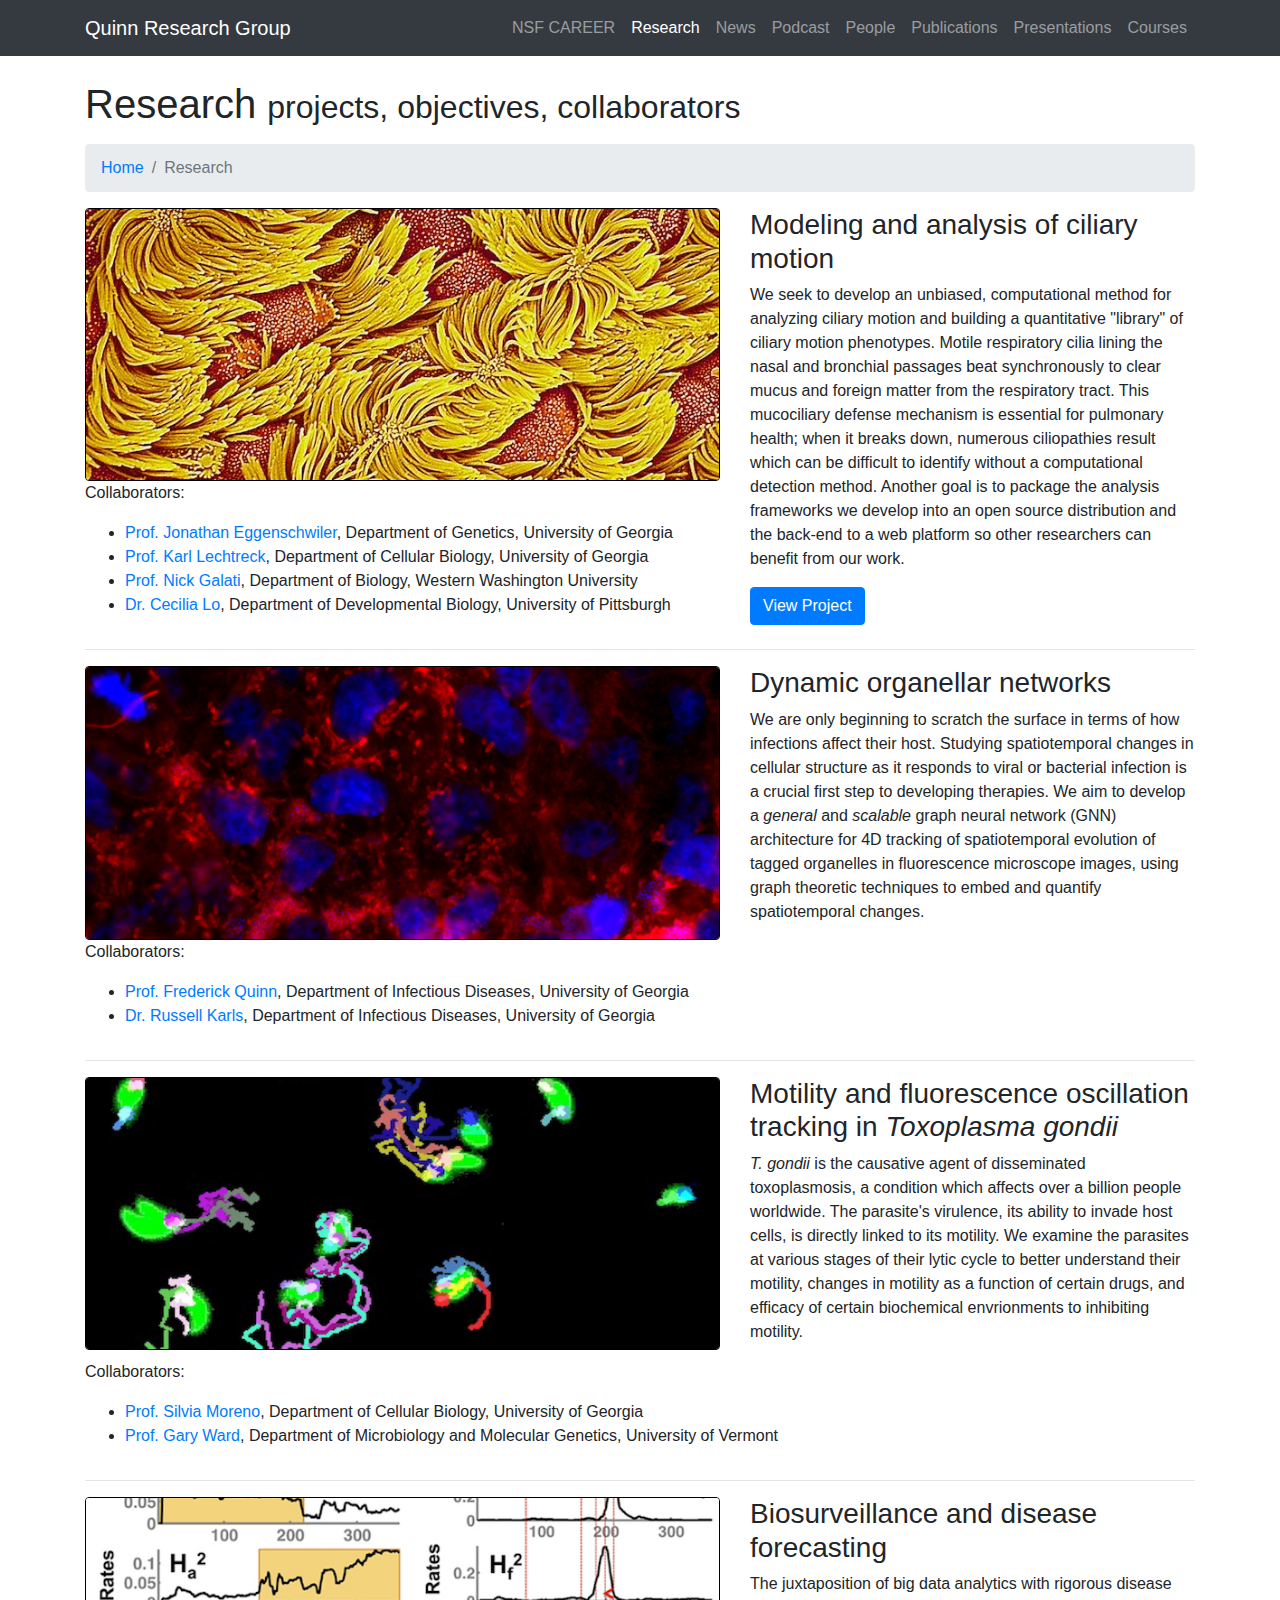
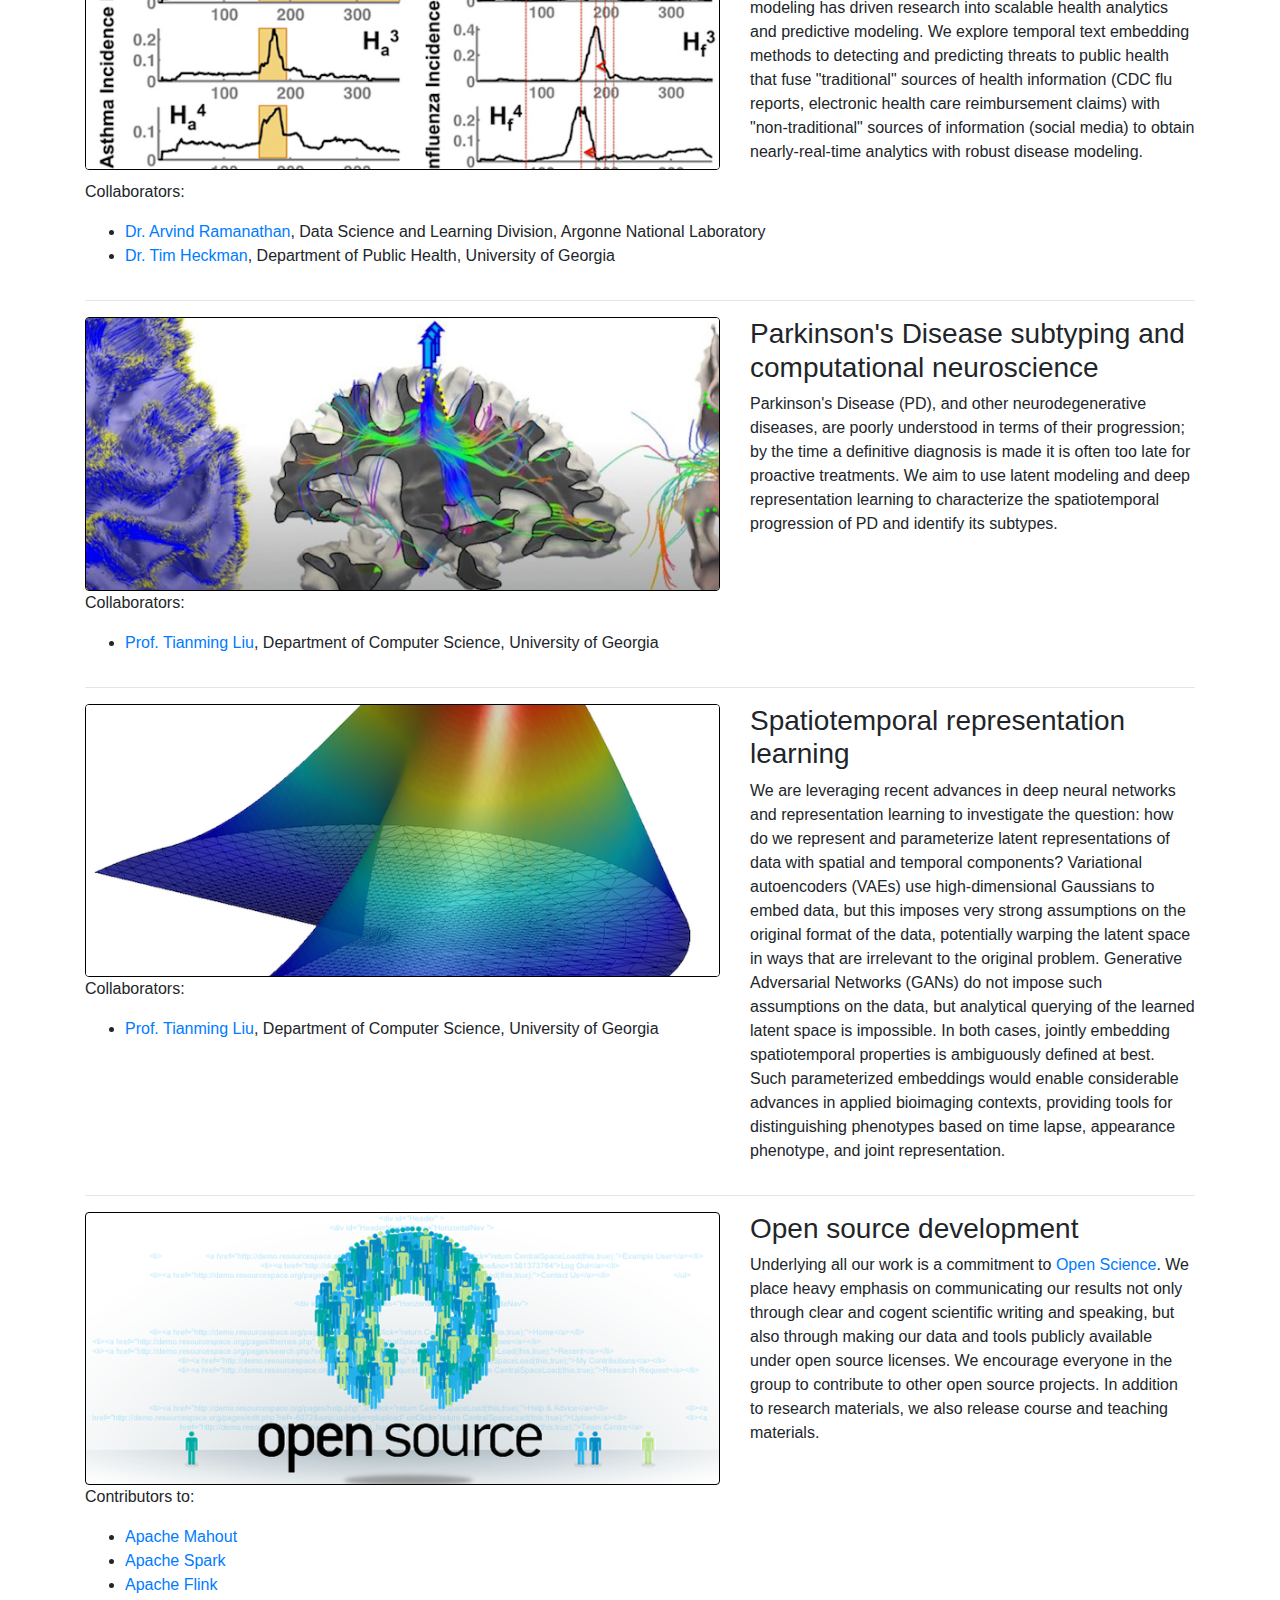
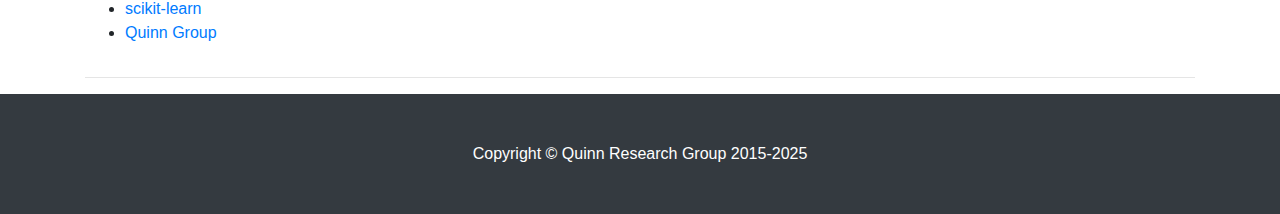
<file: research.html>
<!DOCTYPE html>
<html lang="en">

<head>

  <meta charset="utf-8">
  <meta name="viewport" content="width=device-width, initial-scale=1, shrink-to-fit=no">
  <meta name="description" content="">
  <meta name="author" content="">

  <title>Quinn Research Group - University of Georgia</title>

  <!-- Bootstrap core CSS -->
  <link href="vendor/bootstrap/css/bootstrap.min.css" rel="stylesheet">

  <!-- Custom styles for this template -->
  <link href="css/modern-business.css" rel="stylesheet">

  <style type="text/css">
    .brdr {
      border: 1px #000 solid;
    }
  </style>

</head>

<body>

  <!-- Navigation -->
  <nav class="navbar fixed-top navbar-expand-lg navbar-dark bg-dark fixed-top">
    <div class="container">
      <a class="navbar-brand" href="index.html">Quinn Research Group</a>
      <button class="navbar-toggler navbar-toggler-right" type="button" data-toggle="collapse" data-target="#navbarResponsive" aria-controls="navbarResponsive" aria-expanded="false" aria-label="Toggle navigation">
        <span class="navbar-toggler-icon"></span>
      </button>
      
      <div class="collapse navbar-collapse" id="navbarResponsive">
        <ul class="navbar-nav ml-auto">
          <li class="nav-item">
            <a class="nav-link" href="nsf-career.html">NSF CAREER</a>
          </li>
          <li class="nav-item">
            <a class="nav-link active" href="research.html">Research</a>
          </li>
          <li class="nav-item">
            <a class="nav-link" href="https://medium.com/the-quarks">News</a>
          </li>
          <li class="nav-item">
            <a class="nav-link" href="academic-honesty">Podcast</a>
          </li>
          <li class="nav-item">
            <a class="nav-link" href="people.html">People</a>
          </li>
          <li class="nav-item">
            <a class="nav-link" href="publications.html">Publications</a>
          </li>
          <li class="nav-item">
            <a class="nav-link" href="presentations.html">Presentations</a>
          </li>
          <li class="nav-item">
            <a class="nav-link" href="courses.html">Courses</a>
          </li>
        </ul>
      </div>
    </div>
  </nav>

  <!-- Page Content -->
  <div class="container">

    <!-- Page Heading/Breadcrumbs -->
    <h1 class="mt-4 mb-3">Research
      <small>projects, objectives, collaborators</small>
    </h1>

    <ol class="breadcrumb">
      <li class="breadcrumb-item">
        <a href="index.html">Home</a>
      </li>
      <li class="breadcrumb-item active">Research</li>
    </ol>

    <!-- Project One -->
    <div class="row">
      <div class="col-md-7">
        <a href="nsf-career.html">
          <img class="img-fluid rounded mb-3 mb-md-0 brdr" src="images/research/cilia_science.jpg" alt="">
        </a>

        <p>
          Collaborators:
          <ul>
            <li><a href="https://www.genetics.uga.edu/directory/people/jonathan-eggenschwiler">Prof. Jonathan Eggenschwiler</a>, Department of Genetics, University of Georgia</li>
            <li><a href="https://cellbio.uga.edu/directory/people/karl-f-lechtreck">Prof. Karl Lechtreck</a>, Department of Cellular Biology, University of Georgia</li>
            <li><a href="https://biology.wwu.edu/people/galatid">Prof. Nick Galati</a>, Department of Biology, Western Washington University</li>
            <li><a href="http://www.devbio.pitt.edu/faculty/lo.html" target="_blank">Dr. Cecilia Lo</a>, Department of Developmental Biology, University of Pittsburgh</li>
          </ul>
        </p>
      </div>
      <div class="col-md-5">
        <h3>Modeling and analysis of ciliary motion</h3>
        <p>
          We seek to develop an unbiased, computational method for analyzing ciliary motion and building a quantitative "library" of ciliary motion phenotypes. Motile respiratory cilia lining the nasal and bronchial passages beat synchronously to clear mucus and foreign matter from the respiratory tract. This mucociliary defense mechanism is essential for pulmonary health; when it breaks down, numerous ciliopathies result which can be difficult to identify without a computational detection method. Another goal is to package the analysis frameworks we develop into an open source distribution and the back-end to a web platform so other researchers can benefit from our work.
        </p>

        <a class="btn btn-primary" href="nsf-career.html">View Project
          <span class="glyphicon glyphicon-chevron-right"></span>
        </a>
      </div>
    </div>
    <!-- /.row -->

    <hr>

    <!-- Project Two -->
    <div class="row">
      <div class="col-md-7">
        <a href="#">
          <img class="img-fluid rounded mb-3 mb-md-0 brdr" src="images/research/ornet.png" alt="">
        </a>
      </div>
      <div class="col-md-5">
        <h3>Dynamic organellar networks</h3>
        <p>We are only beginning to scratch the surface in terms of how infections affect their host. Studying spatiotemporal changes in cellular structure as it responds to viral or bacterial infection is a crucial first step to developing therapies. We aim to develop a <em>general</em> and <em>scalable</em> graph neural network (GNN) architecture for 4D tracking of spatiotemporal evolution of tagged organelles in fluorescence microscope images, using graph theoretic techniques to embed and quantify spatiotemporal changes.</p>
      </div>
    </div>

    <div class="row">
      <div class="col-md-12">

        <p>
          Collaborators:
          <ul>
            <li><a href="https://vet.uga.edu/person/frederick_d-_quinn/" target="_blank">Prof. Frederick Quinn</a>, Department of Infectious Diseases, University of Georgia</li>
            <li><a href="https://vet.uga.edu/person/russell_karls/">Dr. Russell Karls</a>, Department of Infectious Diseases, University of Georgia</li>
          </ul>
        </p>
      </div>
    </div>
    <!-- /.row -->

    <hr>

    <!-- Project Three -->
    <div class="row">
      <div class="col-md-7">
        <a href="#">
          <img class="img-fluid rounded mb-3 mb-md-0 brdr" src="images/research/toxo.png" alt="">
        </a>
      </div>
      <div class="col-md-5">
        <h3>Motility and fluorescence oscillation tracking in <em>Toxoplasma gondii</em></h3>
        <p>
          <em>T. gondii</em> is the causative agent of disseminated toxoplasmosis, a condition which affects over a billion people worldwide. The parasite's virulence, its ability to invade host cells, is directly linked to its motility. We examine the parasites at various stages of their lytic cycle to better understand their motility, changes in motility as a function of certain drugs, and efficacy of certain biochemical envrionments to inhibiting motility.
        </p>

      </div>
    </div>

    <div class="row">
      <div class="col-md-12">

        <p>
          Collaborators:
          <ul>
            <li><a href="http://cellbio.uga.edu/directory/faculty/silvia-nj-moreno" target="_blank">Prof. Silvia Moreno</a>, Department of Cellular Biology, University of Georgia</li>
            <li><a href="http://wardlab.us/">Prof. Gary Ward</a>, Department of Microbiology and Molecular Genetics, University of Vermont</li>
          </ul>
        </p>
      </div>
    </div>
    <!-- /.row -->

    <hr>

    <!-- Project Four -->
    <div class="row">

      <div class="col-md-7">
        <a href="#">
          <img class="img-fluid rounded mb-3 mb-md-0 brdr" src="images/research/biosurveillance.png" alt="">
        </a>
      </div>
      <div class="col-md-5">
        <h3>Biosurveillance and disease forecasting</h3>
        <p>
          The juxtaposition of big data analytics with rigorous disease modeling has driven research into scalable health analytics and predictive modeling. We explore temporal text embedding methods to detecting and predicting threats to public health that fuse "traditional" sources of health information (CDC flu reports, electronic health care reimbursement claims) with "non-traditional" sources of information (social media) to obtain nearly-real-time analytics with robust disease modeling.
        </p>

      </div>
    </div>

    <div class="row">
      <div class="col-md-12">

        <p>
          Collaborators:
          <ul>
            <li><a href="https://www.anl.gov/profile/arvind-ramanathan-0" target="_blank">Dr. Arvind Ramanathan</a>, Data Science and Learning Division, Argonne National Laboratory</li>
            <li><a href="https://www.publichealth.uga.edu/hpb/about/directory/faculty/timothy_heckman-0" target="_blank">Dr. Tim Heckman</a>, Department of Public Health, University of Georgia</li>
          </ul>
        </p>
      </div>
    </div>
    <!-- /.row -->

    <hr>

    <!-- Project Five -->
    <div class="row">

      <div class="col-md-7">
        <a href="#">
          <img class="img-fluid rounded mb-3 mb-md-0 brdr" src="images/research/neuroscience.png" alt="">
        </a>
      </div>
      <div class="col-md-5">
        <h3>Parkinson's Disease subtyping and computational neuroscience</h3>
        <p>
          Parkinson's Disease (PD), and other neurodegenerative diseases, are poorly understood in terms of their progression; by the time a definitive diagnosis is made it is often too late for proactive treatments. We aim to use latent modeling and deep representation learning to characterize the spatiotemporal progression of PD and identify its subtypes.
        </p>
      </div>
    </div>

    <div class="row">
      <div class="col-md-12">

        <p>
          Collaborators:
          <ul>
            <li><a href="http://caid.cs.uga.edu/" target="_blank">Prof. Tianming Liu</a>, Department of Computer Science, University of Georgia</li>
          </ul>
        </p>

      </div>
    </div>
    <!-- /.row -->

    <hr>

    <!-- Project Six -->
    <div class="row">

      <div class="col-md-7">
        <a href="#">
          <img class="img-fluid rounded mb-3 mb-md-0 brdr" src="images/research/draenor.png" alt="">
        </a>

        <p>
          Collaborators:
          <ul>
            <li><a href="http://caid.cs.uga.edu/" target="_blank">Prof. Tianming Liu</a>, Department of Computer Science, University of Georgia</li>
          </ul>
        </p>
      </div>
      <div class="col-md-5">
        <h3>Spatiotemporal representation learning</h3>
        <p>
          We are leveraging recent advances in deep neural networks and representation learning to investigate the question: how do we represent and parameterize latent representations of data with spatial and temporal components? Variational autoencoders (VAEs) use high-dimensional Gaussians to embed data, but this imposes very strong assumptions on the original format of the data, potentially warping the latent space in ways that are irrelevant to the original problem. Generative Adversarial Networks (GANs) do not impose such assumptions on the data, but analytical querying of the learned latent space is impossible. In both cases, jointly embedding spatiotemporal properties is ambiguously defined at best. Such parameterized embeddings would enable considerable advances in applied bioimaging contexts, providing tools for distinguishing phenotypes based on time lapse, appearance phenotype, and joint representation.
        </p>
      </div>
    </div>
    <!-- /.row -->

    <hr>

    <!-- Project Seven -->
    <div class="row">

      <div class="col-md-7">
        <a href="#">
          <img class="img-fluid rounded mb-3 mb-md-0 brdr" src="images/research/openscience.png" alt="">
        </a>

        <p>Contributors to:
          <ul>
              <li><a href="http://mahout.apache.org/" target="_blank">Apache Mahout</a></li>
              <li><a href="http://spark.apache.org" target="_blank">Apache Spark</a></li>
              <li><a href="http://flink.apache.org" target="_blank">
              Apache Flink</a></li>
              <li><a href="http://scikit-learn.org" target="_blank">scikit-learn</a></li>
              <li><a href="https://github.com/quinngroup" target="_blank">Quinn Group</a>
          </ul>
        </p>
      </div>
      <div class="col-md-5">
        <h3>Open source development</h3>
        <p>
          Underlying all our work is a commitment to <a href="https://en.wikipedia.org/wiki/Open_science" target="_blank">Open Science</a>. We place heavy emphasis on communicating our results not only through clear and cogent scientific writing and speaking, but also through making our data and tools publicly available under open source licenses. We encourage everyone in the group to contribute to other open source projects. In addition to research materials, we also release course and teaching materials.
        </p>
      </div>
    </div>
    <!-- /.row -->

    <hr>

    <!-- Pagination -->
    <!--
    <ul class="pagination justify-content-center">
      <li class="page-item">
        <a class="page-link" href="#" aria-label="Previous">
          <span aria-hidden="true">&laquo;</span>
          <span class="sr-only">Previous</span>
        </a>
      </li>
      <li class="page-item">
        <a class="page-link" href="#">1</a>
      </li>
      <li class="page-item">
        <a class="page-link" href="#">2</a>
      </li>
      <li class="page-item">
        <a class="page-link" href="#">3</a>
      </li>
      <li class="page-item">
        <a class="page-link" href="#" aria-label="Next">
          <span aria-hidden="true">&raquo;</span>
          <span class="sr-only">Next</span>
        </a>
      </li>
    </ul>
    -->

  </div>
  <!-- /.container -->

  <!-- Footer -->
  <footer class="py-5 bg-dark">
    <div class="container">
      <p class="m-0 text-center text-white">Copyright &copy; Quinn Research Group 2015-2025</p>
    </div>
    <!-- /.container -->
  </footer>

  <!-- Bootstrap core JavaScript -->
  <script src="vendor/jquery/jquery.min.js"></script>
  <script src="vendor/bootstrap/js/bootstrap.bundle.min.js"></script>

</body>

</html>
</file>
<file: css/modern-business.css>
/*!
 * Start Bootstrap - Modern Business (https://startbootstrap.com/template/modern-business)
 * Copyright 2013-2020 Start Bootstrap
 * Licensed under MIT (https://github.com/StartBootstrap/startbootstrap-logomodern-business-nav/blob/master/LICENSE)
 */
body {
  padding-top: 56px;
}

.carousel-item {
  height: 65vh;
  min-height: 300px;
  background: no-repeat center center scroll;
  -webkit-background-size: cover;
  -moz-background-size: cover;
  -o-background-size: cover;
  background-size: cover;
}

.portfolio-item {
  margin-bottom: 30px;
}
</file>
<file: promotion/assets/css/main.css>
@import url("fontawesome-all.min.css");
@import url("https://fonts.googleapis.com/css?family=Source+Sans+Pro:400,400italic");

/*
	Strata by HTML5 UP
	html5up.net | @ajlkn
	Free for personal and commercial use under the CCA 3.0 license (html5up.net/license)
*/

html, body, div, span, applet, object,
iframe, h1, h2, h3, h4, h5, h6, p, blockquote,
pre, a, abbr, acronym, address, big, cite,
code, del, dfn, em, img, ins, kbd, q, s, samp,
small, strike, strong, sub, sup, tt, var, b,
u, i, center, dl, dt, dd, ol, ul, li, fieldset,
form, label, legend, table, caption, tbody,
tfoot, thead, tr, th, td, article, aside,
canvas, details, embed, figure, figcaption,
footer, header, hgroup, menu, nav, output, ruby,
section, summary, time, mark, audio, video {
	margin: 0;
	padding: 0;
	border: 0;
	font-size: 100%;
	font: inherit;
	vertical-align: baseline;}

article, aside, details, figcaption, figure,
footer, header, hgroup, menu, nav, section {
	display: block;}

body {
	line-height: 1;
}

ol, ul {
	list-style: none;
}

blockquote, q {
	quotes: none;
}

	blockquote:before, blockquote:after, q:before, q:after {
		content: '';
		content: none;
	}

table {
	border-collapse: collapse;
	border-spacing: 0;
}

body {
	-webkit-text-size-adjust: none;
}

mark {
	background-color: transparent;
	color: inherit;
}

input::-moz-focus-inner {
	border: 0;
	padding: 0;
}

input, select, textarea {
	-moz-appearance: none;
	-webkit-appearance: none;
	-ms-appearance: none;
	appearance: none;
}

/* Basic */

	html {
		box-sizing: border-box;
	}

	*, *:before, *:after {
		box-sizing: inherit;
	}

	body {
		background: #fff;
	}

		body.is-preload *, body.is-preload *:before, body.is-preload *:after {
			-moz-animation: none !important;
			-webkit-animation: none !important;
			-ms-animation: none !important;
			animation: none !important;
			-moz-transition: none !important;
			-webkit-transition: none !important;
			-ms-transition: none !important;
			transition: none !important;
		}

	body, input, select, textarea {
		color: #a2a2a2;
		font-family: "Source Sans Pro", Helvetica, sans-serif;
		font-size: 16pt;
		font-weight: 400;
		line-height: 1.75em;
	}

	a {
		-moz-transition: color 0.2s ease-in-out, border-color 0.2s ease-in-out;
		-webkit-transition: color 0.2s ease-in-out, border-color 0.2s ease-in-out;
		-ms-transition: color 0.2s ease-in-out, border-color 0.2s ease-in-out;
		transition: color 0.2s ease-in-out, border-color 0.2s ease-in-out;
		border-bottom: dotted 1px;
		color: #49bf9d;
		text-decoration: none;
	}

		a:hover {
			border-bottom-color: transparent;
			color: #49bf9d !important;
			text-decoration: none;
		}

	strong, b {
		color: #787878;
		font-weight: 400;
	}

	em, i {
		font-style: italic;
	}

	p {
		margin: 0 0 2em 0;
	}

	h1, h2, h3, h4, h5, h6 {
		color: #787878;
		font-weight: 400;
		line-height: 1em;
		margin: 0 0 1em 0;
	}

		h1 a, h2 a, h3 a, h4 a, h5 a, h6 a {
			color: inherit;
			text-decoration: none;
		}

	h1 {
		font-size: 2em;
		line-height: 1.5em;
	}

	h2 {
		font-size: 1.5em;
		line-height: 1.5em;
	}

	h3 {
		font-size: 1.25em;
		line-height: 1.5em;
	}

	h4 {
		font-size: 1.1em;
		line-height: 1.5em;
	}

	h5 {
		font-size: 0.9em;
		line-height: 1.5em;
	}

	h6 {
		font-size: 0.7em;
		line-height: 1.5em;
	}

	sub {
		font-size: 0.8em;
		position: relative;
		top: 0.5em;
	}

	sup {
		font-size: 0.8em;
		position: relative;
		top: -0.5em;
	}

	hr {
		border: 0;
		border-bottom: solid 2px #efefef;
		margin: 2em 0;
	}

		hr.major {
			margin: 3em 0;
		}

	blockquote {
		border-left: solid 6px #efefef;
		font-style: italic;
		margin: 0 0 2em 0;
		padding: 0.5em 0 0.5em 1.5em;
	}

	code {
		background: #f7f7f7;
		border-radius: 0.35em;
		border: solid 2px #efefef;
		font-family: "Courier New", monospace;
		font-size: 0.9em;
		margin: 0 0.25em;
		padding: 0.25em 0.65em;
	}

	pre {
		-webkit-overflow-scrolling: touch;
		font-family: "Courier New", monospace;
		font-size: 0.9em;
		margin: 0 0 2em 0;
	}

		pre code {
			display: block;
			line-height: 1.75em;
			padding: 1em 1.5em;
			overflow-x: auto;
		}

	.align-left {
		text-align: left;
	}

	.align-center {
		text-align: center;
	}

	.align-right {
		text-align: right;
	}

/* Container */

	.container {
		margin: 0 auto;
		max-width: calc(100% - 4em);
		width: 100%;
	}

		.container.xsmall {
			width: 25%;
		}

		.container.small {
			width: 50%;
		}

		.container.medium {
			width: 75%;
		}

		.container.large {
			width: 125%;
		}

		.container.xlarge {
			width: 150%;
		}

		.container.max {
			width: 100%;
		}

		@media screen and (max-width: 980px) {

			.container {
				width: 100% !important;
				max-width: 100% !important;
			}

		}

		@media screen and (max-width: 480px) {

			.container {
				max-width: calc(100% - 3em);
			}

		}

/* Row */

	.row {
		display: flex;
		flex-wrap: wrap;
		box-sizing: border-box;
		align-items: stretch;
	}

		.row > * {
			box-sizing: border-box;
		}

		.row.gtr-uniform > * > :last-child {
			margin-bottom: 0;
		}

		.row.aln-left {
			justify-content: flex-start;
		}

		.row.aln-center {
			justify-content: center;
		}

		.row.aln-right {
			justify-content: flex-end;
		}

		.row.aln-top {
			align-items: flex-start;
		}

		.row.aln-middle {
			align-items: center;
		}

		.row.aln-bottom {
			align-items: flex-end;
		}

		.row > .imp {
			order: -1;
		}

		.row > .col-1 {
			width: 8.33333%;
		}

		.row > .off-1 {
			margin-left: 8.33333%;
		}

		.row > .col-2 {
			width: 16.66667%;
		}

		.row > .off-2 {
			margin-left: 16.66667%;
		}

		.row > .col-3 {
			width: 25%;
		}

		.row > .off-3 {
			margin-left: 25%;
		}

		.row > .col-4 {
			width: 33.33333%;
		}

		.row > .off-4 {
			margin-left: 33.33333%;
		}

		.row > .col-5 {
			width: 41.66667%;
		}

		.row > .off-5 {
			margin-left: 41.66667%;
		}

		.row > .col-6 {
			width: 50%;
		}

		.row > .off-6 {
			margin-left: 50%;
		}

		.row > .col-7 {
			width: 58.33333%;
		}

		.row > .off-7 {
			margin-left: 58.33333%;
		}

		.row > .col-8 {
			width: 66.66667%;
		}

		.row > .off-8 {
			margin-left: 66.66667%;
		}

		.row > .col-9 {
			width: 75%;
		}

		.row > .off-9 {
			margin-left: 75%;
		}

		.row > .col-10 {
			width: 83.33333%;
		}

		.row > .off-10 {
			margin-left: 83.33333%;
		}

		.row > .col-11 {
			width: 91.66667%;
		}

		.row > .off-11 {
			margin-left: 91.66667%;
		}

		.row > .col-12 {
			width: 100%;
		}

		.row > .off-12 {
			margin-left: 100%;
		}

		.row.gtr-0 {
			margin-top: 0;
			margin-left: 0em;
		}

			.row.gtr-0 > * {
				padding: 0 0 0 0em;
			}

			.row.gtr-0.gtr-uniform {
				margin-top: 0em;
			}

				.row.gtr-0.gtr-uniform > * {
					padding-top: 0em;
				}

		.row.gtr-25 {
			margin-top: 0;
			margin-left: -0.625em;
		}

			.row.gtr-25 > * {
				padding: 0 0 0 0.625em;
			}

			.row.gtr-25.gtr-uniform {
				margin-top: -0.625em;
			}

				.row.gtr-25.gtr-uniform > * {
					padding-top: 0.625em;
				}

		.row.gtr-50 {
			margin-top: 0;
			margin-left: -1.25em;
		}

			.row.gtr-50 > * {
				padding: 0 0 0 1.25em;
			}

			.row.gtr-50.gtr-uniform {
				margin-top: -1.25em;
			}

				.row.gtr-50.gtr-uniform > * {
					padding-top: 1.25em;
				}

		.row {
			margin-top: 0;
			margin-left: -2.5em;
		}

			.row > * {
				padding: 0 0 0 2.5em;
			}

			.row.gtr-uniform {
				margin-top: -2.5em;
			}

				.row.gtr-uniform > * {
					padding-top: 2.5em;
				}

		.row.gtr-150 {
			margin-top: 0;
			margin-left: -3.75em;
		}

			.row.gtr-150 > * {
				padding: 0 0 0 3.75em;
			}

			.row.gtr-150.gtr-uniform {
				margin-top: -3.75em;
			}

				.row.gtr-150.gtr-uniform > * {
					padding-top: 3.75em;
				}

		.row.gtr-200 {
			margin-top: 0;
			margin-left: -5em;
		}

			.row.gtr-200 > * {
				padding: 0 0 0 5em;
			}

			.row.gtr-200.gtr-uniform {
				margin-top: -5em;
			}

				.row.gtr-200.gtr-uniform > * {
					padding-top: 5em;
				}

		@media screen and (max-width: 1800px) {

			.row {
				display: flex;
				flex-wrap: wrap;
				box-sizing: border-box;
				align-items: stretch;
			}

				.row > * {
					box-sizing: border-box;
				}

				.row.gtr-uniform > * > :last-child {
					margin-bottom: 0;
				}

				.row.aln-left {
					justify-content: flex-start;
				}

				.row.aln-center {
					justify-content: center;
				}

				.row.aln-right {
					justify-content: flex-end;
				}

				.row.aln-top {
					align-items: flex-start;
				}

				.row.aln-middle {
					align-items: center;
				}

				.row.aln-bottom {
					align-items: flex-end;
				}

				.row > .imp-xlarge {
					order: -1;
				}

				.row > .col-1-xlarge {
					width: 8.33333%;
				}

				.row > .off-1-xlarge {
					margin-left: 8.33333%;
				}

				.row > .col-2-xlarge {
					width: 16.66667%;
				}

				.row > .off-2-xlarge {
					margin-left: 16.66667%;
				}

				.row > .col-3-xlarge {
					width: 25%;
				}

				.row > .off-3-xlarge {
					margin-left: 25%;
				}

				.row > .col-4-xlarge {
					width: 33.33333%;
				}

				.row > .off-4-xlarge {
					margin-left: 33.33333%;
				}

				.row > .col-5-xlarge {
					width: 41.66667%;
				}

				.row > .off-5-xlarge {
					margin-left: 41.66667%;
				}

				.row > .col-6-xlarge {
					width: 50%;
				}

				.row > .off-6-xlarge {
					margin-left: 50%;
				}

				.row > .col-7-xlarge {
					width: 58.33333%;
				}

				.row > .off-7-xlarge {
					margin-left: 58.33333%;
				}

				.row > .col-8-xlarge {
					width: 66.66667%;
				}

				.row > .off-8-xlarge {
					margin-left: 66.66667%;
				}

				.row > .col-9-xlarge {
					width: 75%;
				}

				.row > .off-9-xlarge {
					margin-left: 75%;
				}

				.row > .col-10-xlarge {
					width: 83.33333%;
				}

				.row > .off-10-xlarge {
					margin-left: 83.33333%;
				}

				.row > .col-11-xlarge {
					width: 91.66667%;
				}

				.row > .off-11-xlarge {
					margin-left: 91.66667%;
				}

				.row > .col-12-xlarge {
					width: 100%;
				}

				.row > .off-12-xlarge {
					margin-left: 100%;
				}

				.row.gtr-0 {
					margin-top: 0;
					margin-left: 0em;
				}

					.row.gtr-0 > * {
						padding: 0 0 0 0em;
					}

					.row.gtr-0.gtr-uniform {
						margin-top: 0em;
					}

						.row.gtr-0.gtr-uniform > * {
							padding-top: 0em;
						}

				.row.gtr-25 {
					margin-top: 0;
					margin-left: -0.625em;
				}

					.row.gtr-25 > * {
						padding: 0 0 0 0.625em;
					}

					.row.gtr-25.gtr-uniform {
						margin-top: -0.625em;
					}

						.row.gtr-25.gtr-uniform > * {
							padding-top: 0.625em;
						}

				.row.gtr-50 {
					margin-top: 0;
					margin-left: -1.25em;
				}

					.row.gtr-50 > * {
						padding: 0 0 0 1.25em;
					}

					.row.gtr-50.gtr-uniform {
						margin-top: -1.25em;
					}

						.row.gtr-50.gtr-uniform > * {
							padding-top: 1.25em;
						}

				.row {
					margin-top: 0;
					margin-left: -2.5em;
				}

					.row > * {
						padding: 0 0 0 2.5em;
					}

					.row.gtr-uniform {
						margin-top: -2.5em;
					}

						.row.gtr-uniform > * {
							padding-top: 2.5em;
						}

				.row.gtr-150 {
					margin-top: 0;
					margin-left: -3.75em;
				}

					.row.gtr-150 > * {
						padding: 0 0 0 3.75em;
					}

					.row.gtr-150.gtr-uniform {
						margin-top: -3.75em;
					}

						.row.gtr-150.gtr-uniform > * {
							padding-top: 3.75em;
						}

				.row.gtr-200 {
					margin-top: 0;
					margin-left: -5em;
				}

					.row.gtr-200 > * {
						padding: 0 0 0 5em;
					}

					.row.gtr-200.gtr-uniform {
						margin-top: -5em;
					}

						.row.gtr-200.gtr-uniform > * {
							padding-top: 5em;
						}

		}

		@media screen and (max-width: 1280px) {

			.row {
				display: flex;
				flex-wrap: wrap;
				box-sizing: border-box;
				align-items: stretch;
			}

				.row > * {
					box-sizing: border-box;
				}

				.row.gtr-uniform > * > :last-child {
					margin-bottom: 0;
				}

				.row.aln-left {
					justify-content: flex-start;
				}

				.row.aln-center {
					justify-content: center;
				}

				.row.aln-right {
					justify-content: flex-end;
				}

				.row.aln-top {
					align-items: flex-start;
				}

				.row.aln-middle {
					align-items: center;
				}

				.row.aln-bottom {
					align-items: flex-end;
				}

				.row > .imp-large {
					order: -1;
				}

				.row > .col-1-large {
					width: 8.33333%;
				}

				.row > .off-1-large {
					margin-left: 8.33333%;
				}

				.row > .col-2-large {
					width: 16.66667%;
				}

				.row > .off-2-large {
					margin-left: 16.66667%;
				}

				.row > .col-3-large {
					width: 25%;
				}

				.row > .off-3-large {
					margin-left: 25%;
				}

				.row > .col-4-large {
					width: 33.33333%;
				}

				.row > .off-4-large {
					margin-left: 33.33333%;
				}

				.row > .col-5-large {
					width: 41.66667%;
				}

				.row > .off-5-large {
					margin-left: 41.66667%;
				}

				.row > .col-6-large {
					width: 50%;
				}

				.row > .off-6-large {
					margin-left: 50%;
				}

				.row > .col-7-large {
					width: 58.33333%;
				}

				.row > .off-7-large {
					margin-left: 58.33333%;
				}

				.row > .col-8-large {
					width: 66.66667%;
				}

				.row > .off-8-large {
					margin-left: 66.66667%;
				}

				.row > .col-9-large {
					width: 75%;
				}

				.row > .off-9-large {
					margin-left: 75%;
				}

				.row > .col-10-large {
					width: 83.33333%;
				}

				.row > .off-10-large {
					margin-left: 83.33333%;
				}

				.row > .col-11-large {
					width: 91.66667%;
				}

				.row > .off-11-large {
					margin-left: 91.66667%;
				}

				.row > .col-12-large {
					width: 100%;
				}

				.row > .off-12-large {
					margin-left: 100%;
				}

				.row.gtr-0 {
					margin-top: 0;
					margin-left: 0em;
				}

					.row.gtr-0 > * {
						padding: 0 0 0 0em;
					}

					.row.gtr-0.gtr-uniform {
						margin-top: 0em;
					}

						.row.gtr-0.gtr-uniform > * {
							padding-top: 0em;
						}

				.row.gtr-25 {
					margin-top: 0;
					margin-left: -0.5em;
				}

					.row.gtr-25 > * {
						padding: 0 0 0 0.5em;
					}

					.row.gtr-25.gtr-uniform {
						margin-top: -0.5em;
					}

						.row.gtr-25.gtr-uniform > * {
							padding-top: 0.5em;
						}

				.row.gtr-50 {
					margin-top: 0;
					margin-left: -1em;
				}

					.row.gtr-50 > * {
						padding: 0 0 0 1em;
					}

					.row.gtr-50.gtr-uniform {
						margin-top: -1em;
					}

						.row.gtr-50.gtr-uniform > * {
							padding-top: 1em;
						}

				.row {
					margin-top: 0;
					margin-left: -2em;
				}

					.row > * {
						padding: 0 0 0 2em;
					}

					.row.gtr-uniform {
						margin-top: -2em;
					}

						.row.gtr-uniform > * {
							padding-top: 2em;
						}

				.row.gtr-150 {
					margin-top: 0;
					margin-left: -3em;
				}

					.row.gtr-150 > * {
						padding: 0 0 0 3em;
					}

					.row.gtr-150.gtr-uniform {
						margin-top: -3em;
					}

						.row.gtr-150.gtr-uniform > * {
							padding-top: 3em;
						}

				.row.gtr-200 {
					margin-top: 0;
					margin-left: -4em;
				}

					.row.gtr-200 > * {
						padding: 0 0 0 4em;
					}

					.row.gtr-200.gtr-uniform {
						margin-top: -4em;
					}

						.row.gtr-200.gtr-uniform > * {
							padding-top: 4em;
						}

		}

		@media screen and (max-width: 980px) {

			.row {
				display: flex;
				flex-wrap: wrap;
				box-sizing: border-box;
				align-items: stretch;
			}

				.row > * {
					box-sizing: border-box;
				}

				.row.gtr-uniform > * > :last-child {
					margin-bottom: 0;
				}

				.row.aln-left {
					justify-content: flex-start;
				}

				.row.aln-center {
					justify-content: center;
				}

				.row.aln-right {
					justify-content: flex-end;
				}

				.row.aln-top {
					align-items: flex-start;
				}

				.row.aln-middle {
					align-items: center;
				}

				.row.aln-bottom {
					align-items: flex-end;
				}

				.row > .imp-medium {
					order: -1;
				}

				.row > .col-1-medium {
					width: 8.33333%;
				}

				.row > .off-1-medium {
					margin-left: 8.33333%;
				}

				.row > .col-2-medium {
					width: 16.66667%;
				}

				.row > .off-2-medium {
					margin-left: 16.66667%;
				}

				.row > .col-3-medium {
					width: 25%;
				}

				.row > .off-3-medium {
					margin-left: 25%;
				}

				.row > .col-4-medium {
					width: 33.33333%;
				}

				.row > .off-4-medium {
					margin-left: 33.33333%;
				}

				.row > .col-5-medium {
					width: 41.66667%;
				}

				.row > .off-5-medium {
					margin-left: 41.66667%;
				}

				.row > .col-6-medium {
					width: 50%;
				}

				.row > .off-6-medium {
					margin-left: 50%;
				}

				.row > .col-7-medium {
					width: 58.33333%;
				}

				.row > .off-7-medium {
					margin-left: 58.33333%;
				}

				.row > .col-8-medium {
					width: 66.66667%;
				}

				.row > .off-8-medium {
					margin-left: 66.66667%;
				}

				.row > .col-9-medium {
					width: 75%;
				}

				.row > .off-9-medium {
					margin-left: 75%;
				}

				.row > .col-10-medium {
					width: 83.33333%;
				}

				.row > .off-10-medium {
					margin-left: 83.33333%;
				}

				.row > .col-11-medium {
					width: 91.66667%;
				}

				.row > .off-11-medium {
					margin-left: 91.66667%;
				}

				.row > .col-12-medium {
					width: 100%;
				}

				.row > .off-12-medium {
					margin-left: 100%;
				}

				.row.gtr-0 {
					margin-top: 0;
					margin-left: 0em;
				}

					.row.gtr-0 > * {
						padding: 0 0 0 0em;
					}

					.row.gtr-0.gtr-uniform {
						margin-top: 0em;
					}

						.row.gtr-0.gtr-uniform > * {
							padding-top: 0em;
						}

				.row.gtr-25 {
					margin-top: 0;
					margin-left: -0.5em;
				}

					.row.gtr-25 > * {
						padding: 0 0 0 0.5em;
					}

					.row.gtr-25.gtr-uniform {
						margin-top: -0.5em;
					}

						.row.gtr-25.gtr-uniform > * {
							padding-top: 0.5em;
						}

				.row.gtr-50 {
					margin-top: 0;
					margin-left: -1em;
				}

					.row.gtr-50 > * {
						padding: 0 0 0 1em;
					}

					.row.gtr-50.gtr-uniform {
						margin-top: -1em;
					}

						.row.gtr-50.gtr-uniform > * {
							padding-top: 1em;
						}

				.row {
					margin-top: 0;
					margin-left: -2em;
				}

					.row > * {
						padding: 0 0 0 2em;
					}

					.row.gtr-uniform {
						margin-top: -2em;
					}

						.row.gtr-uniform > * {
							padding-top: 2em;
						}

				.row.gtr-150 {
					margin-top: 0;
					margin-left: -3em;
				}

					.row.gtr-150 > * {
						padding: 0 0 0 3em;
					}

					.row.gtr-150.gtr-uniform {
						margin-top: -3em;
					}

						.row.gtr-150.gtr-uniform > * {
							padding-top: 3em;
						}

				.row.gtr-200 {
					margin-top: 0;
					margin-left: -4em;
				}

					.row.gtr-200 > * {
						padding: 0 0 0 4em;
					}

					.row.gtr-200.gtr-uniform {
						margin-top: -4em;
					}

						.row.gtr-200.gtr-uniform > * {
							padding-top: 4em;
						}

		}

		@media screen and (max-width: 736px) {

			.row {
				display: flex;
				flex-wrap: wrap;
				box-sizing: border-box;
				align-items: stretch;
			}

				.row > * {
					box-sizing: border-box;
				}

				.row.gtr-uniform > * > :last-child {
					margin-bottom: 0;
				}

				.row.aln-left {
					justify-content: flex-start;
				}

				.row.aln-center {
					justify-content: center;
				}

				.row.aln-right {
					justify-content: flex-end;
				}

				.row.aln-top {
					align-items: flex-start;
				}

				.row.aln-middle {
					align-items: center;
				}

				.row.aln-bottom {
					align-items: flex-end;
				}

				.row > .imp-small {
					order: -1;
				}

				.row > .col-1-small {
					width: 8.33333%;
				}

				.row > .off-1-small {
					margin-left: 8.33333%;
				}

				.row > .col-2-small {
					width: 16.66667%;
				}

				.row > .off-2-small {
					margin-left: 16.66667%;
				}

				.row > .col-3-small {
					width: 25%;
				}

				.row > .off-3-small {
					margin-left: 25%;
				}

				.row > .col-4-small {
					width: 33.33333%;
				}

				.row > .off-4-small {
					margin-left: 33.33333%;
				}

				.row > .col-5-small {
					width: 41.66667%;
				}

				.row > .off-5-small {
					margin-left: 41.66667%;
				}

				.row > .col-6-small {
					width: 50%;
				}

				.row > .off-6-small {
					margin-left: 50%;
				}

				.row > .col-7-small {
					width: 58.33333%;
				}

				.row > .off-7-small {
					margin-left: 58.33333%;
				}

				.row > .col-8-small {
					width: 66.66667%;
				}

				.row > .off-8-small {
					margin-left: 66.66667%;
				}

				.row > .col-9-small {
					width: 75%;
				}

				.row > .off-9-small {
					margin-left: 75%;
				}

				.row > .col-10-small {
					width: 83.33333%;
				}

				.row > .off-10-small {
					margin-left: 83.33333%;
				}

				.row > .col-11-small {
					width: 91.66667%;
				}

				.row > .off-11-small {
					margin-left: 91.66667%;
				}

				.row > .col-12-small {
					width: 100%;
				}

				.row > .off-12-small {
					margin-left: 100%;
				}

				.row.gtr-0 {
					margin-top: 0;
					margin-left: 0em;
				}

					.row.gtr-0 > * {
						padding: 0 0 0 0em;
					}

					.row.gtr-0.gtr-uniform {
						margin-top: 0em;
					}

						.row.gtr-0.gtr-uniform > * {
							padding-top: 0em;
						}

				.row.gtr-25 {
					margin-top: 0;
					margin-left: -0.375em;
				}

					.row.gtr-25 > * {
						padding: 0 0 0 0.375em;
					}

					.row.gtr-25.gtr-uniform {
						margin-top: -0.375em;
					}

						.row.gtr-25.gtr-uniform > * {
							padding-top: 0.375em;
						}

				.row.gtr-50 {
					margin-top: 0;
					margin-left: -0.75em;
				}

					.row.gtr-50 > * {
						padding: 0 0 0 0.75em;
					}

					.row.gtr-50.gtr-uniform {
						margin-top: -0.75em;
					}

						.row.gtr-50.gtr-uniform > * {
							padding-top: 0.75em;
						}

				.row {
					margin-top: 0;
					margin-left: -1.5em;
				}

					.row > * {
						padding: 0 0 0 1.5em;
					}

					.row.gtr-uniform {
						margin-top: -1.5em;
					}

						.row.gtr-uniform > * {
							padding-top: 1.5em;
						}

				.row.gtr-150 {
					margin-top: 0;
					margin-left: -2.25em;
				}

					.row.gtr-150 > * {
						padding: 0 0 0 2.25em;
					}

					.row.gtr-150.gtr-uniform {
						margin-top: -2.25em;
					}

						.row.gtr-150.gtr-uniform > * {
							padding-top: 2.25em;
						}

				.row.gtr-200 {
					margin-top: 0;
					margin-left: -3em;
				}

					.row.gtr-200 > * {
						padding: 0 0 0 3em;
					}

					.row.gtr-200.gtr-uniform {
						margin-top: -3em;
					}

						.row.gtr-200.gtr-uniform > * {
							padding-top: 3em;
						}

		}

		@media screen and (max-width: 480px) {

			.row {
				display: flex;
				flex-wrap: wrap;
				box-sizing: border-box;
				align-items: stretch;
			}

				.row > * {
					box-sizing: border-box;
				}

				.row.gtr-uniform > * > :last-child {
					margin-bottom: 0;
				}

				.row.aln-left {
					justify-content: flex-start;
				}

				.row.aln-center {
					justify-content: center;
				}

				.row.aln-right {
					justify-content: flex-end;
				}

				.row.aln-top {
					align-items: flex-start;
				}

				.row.aln-middle {
					align-items: center;
				}

				.row.aln-bottom {
					align-items: flex-end;
				}

				.row > .imp-xsmall {
					order: -1;
				}

				.row > .col-1-xsmall {
					width: 8.33333%;
				}

				.row > .off-1-xsmall {
					margin-left: 8.33333%;
				}

				.row > .col-2-xsmall {
					width: 16.66667%;
				}

				.row > .off-2-xsmall {
					margin-left: 16.66667%;
				}

				.row > .col-3-xsmall {
					width: 25%;
				}

				.row > .off-3-xsmall {
					margin-left: 25%;
				}

				.row > .col-4-xsmall {
					width: 33.33333%;
				}

				.row > .off-4-xsmall {
					margin-left: 33.33333%;
				}

				.row > .col-5-xsmall {
					width: 41.66667%;
				}

				.row > .off-5-xsmall {
					margin-left: 41.66667%;
				}

				.row > .col-6-xsmall {
					width: 50%;
				}

				.row > .off-6-xsmall {
					margin-left: 50%;
				}

				.row > .col-7-xsmall {
					width: 58.33333%;
				}

				.row > .off-7-xsmall {
					margin-left: 58.33333%;
				}

				.row > .col-8-xsmall {
					width: 66.66667%;
				}

				.row > .off-8-xsmall {
					margin-left: 66.66667%;
				}

				.row > .col-9-xsmall {
					width: 75%;
				}

				.row > .off-9-xsmall {
					margin-left: 75%;
				}

				.row > .col-10-xsmall {
					width: 83.33333%;
				}

				.row > .off-10-xsmall {
					margin-left: 83.33333%;
				}

				.row > .col-11-xsmall {
					width: 91.66667%;
				}

				.row > .off-11-xsmall {
					margin-left: 91.66667%;
				}

				.row > .col-12-xsmall {
					width: 100%;
				}

				.row > .off-12-xsmall {
					margin-left: 100%;
				}

				.row.gtr-0 {
					margin-top: 0;
					margin-left: 0em;
				}

					.row.gtr-0 > * {
						padding: 0 0 0 0em;
					}

					.row.gtr-0.gtr-uniform {
						margin-top: 0em;
					}

						.row.gtr-0.gtr-uniform > * {
							padding-top: 0em;
						}

				.row.gtr-25 {
					margin-top: 0;
					margin-left: -0.375em;
				}

					.row.gtr-25 > * {
						padding: 0 0 0 0.375em;
					}

					.row.gtr-25.gtr-uniform {
						margin-top: -0.375em;
					}

						.row.gtr-25.gtr-uniform > * {
							padding-top: 0.375em;
						}

				.row.gtr-50 {
					margin-top: 0;
					margin-left: -0.75em;
				}

					.row.gtr-50 > * {
						padding: 0 0 0 0.75em;
					}

					.row.gtr-50.gtr-uniform {
						margin-top: -0.75em;
					}

						.row.gtr-50.gtr-uniform > * {
							padding-top: 0.75em;
						}

				.row {
					margin-top: 0;
					margin-left: -1.5em;
				}

					.row > * {
						padding: 0 0 0 1.5em;
					}

					.row.gtr-uniform {
						margin-top: -1.5em;
					}

						.row.gtr-uniform > * {
							padding-top: 1.5em;
						}

				.row.gtr-150 {
					margin-top: 0;
					margin-left: -2.25em;
				}

					.row.gtr-150 > * {
						padding: 0 0 0 2.25em;
					}

					.row.gtr-150.gtr-uniform {
						margin-top: -2.25em;
					}

						.row.gtr-150.gtr-uniform > * {
							padding-top: 2.25em;
						}

				.row.gtr-200 {
					margin-top: 0;
					margin-left: -3em;
				}

					.row.gtr-200 > * {
						padding: 0 0 0 3em;
					}

					.row.gtr-200.gtr-uniform {
						margin-top: -3em;
					}

						.row.gtr-200.gtr-uniform > * {
							padding-top: 3em;
						}

		}

/* Section/Article */

	section.special, article.special {
		text-align: center;
	}

	header p {
		color: #b2b2b2;
		position: relative;
		margin: 0 0 1.5em 0;
	}

	header h2 + p {
		font-size: 1.25em;
		margin-top: -1em;
		line-height: 1.5em;
	}

	header h3 + p {
		font-size: 1.1em;
		margin-top: -0.8em;
		line-height: 1.5em;
	}

	header h4 + p,
	header h5 + p,
	header h6 + p {
		font-size: 0.9em;
		margin-top: -0.6em;
		line-height: 1.5em;
	}

	header.major h2 {
		font-size: 2em;
	}

/* Form */

	form {
		margin: 0 0 2em 0;
	}

	label {
		color: #787878;
		display: block;
		font-size: 0.9em;
		font-weight: 400;
		margin: 0 0 1em 0;
	}

	input[type="text"],
	input[type="password"],
	input[type="email"],
	select,
	textarea {
		-moz-appearance: none;
		-webkit-appearance: none;
		-ms-appearance: none;
		appearance: none;
		background: #f7f7f7;
		border-radius: 0.35em;
		border: solid 2px transparent;
		color: inherit;
		display: block;
		outline: 0;
		padding: 0 0.75em;
		text-decoration: none;
		width: 100%;
	}

		input[type="text"]:invalid,
		input[type="password"]:invalid,
		input[type="email"]:invalid,
		select:invalid,
		textarea:invalid {
			box-shadow: none;
		}

		input[type="text"]:focus,
		input[type="password"]:focus,
		input[type="email"]:focus,
		select:focus,
		textarea:focus {
			border-color: #49bf9d;
		}

	select {
		background-image: url("data:image/svg+xml;charset=utf8,%3Csvg xmlns='http://www.w3.org/2000/svg' width='40' height='40' preserveAspectRatio='none' viewBox='0 0 40 40'%3E%3Cpath d='M9.4,12.3l10.4,10.4l10.4-10.4c0.2-0.2,0.5-0.4,0.9-0.4c0.3,0,0.6,0.1,0.9,0.4l3.3,3.3c0.2,0.2,0.4,0.5,0.4,0.9 c0,0.4-0.1,0.6-0.4,0.9L20.7,31.9c-0.2,0.2-0.5,0.4-0.9,0.4c-0.3,0-0.6-0.1-0.9-0.4L4.3,17.3c-0.2-0.2-0.4-0.5-0.4-0.9 c0-0.4,0.1-0.6,0.4-0.9l3.3-3.3c0.2-0.2,0.5-0.4,0.9-0.4S9.1,12.1,9.4,12.3z' fill='%23dfdfdf' /%3E%3C/svg%3E");
		background-size: 1.25rem;
		background-repeat: no-repeat;
		background-position: calc(100% - 1rem) center;
		height: 2.75em;
		padding-right: 2.75em;
		text-overflow: ellipsis;
	}

		select option {
			color: #787878;
			background: #fff;
		}

		select:focus::-ms-value {
			background-color: transparent;
		}

		select::-ms-expand {
			display: none;
		}

	input[type="text"],
	input[type="password"],
	input[type="email"],
	select {
		height: 2.75em;
	}

	textarea {
		padding: 0.75em;
	}

	input[type="checkbox"],
	input[type="radio"] {
		-moz-appearance: none;
		-webkit-appearance: none;
		-ms-appearance: none;
		appearance: none;
		display: block;
		float: left;
		margin-right: -2em;
		opacity: 0;
		width: 1em;
		z-index: -1;
	}

		input[type="checkbox"] + label,
		input[type="radio"] + label {
			text-decoration: none;
			color: #a2a2a2;
			cursor: pointer;
			display: inline-block;
			font-size: 1em;
			font-weight: 400;
			padding-left: 2.4em;
			padding-right: 0.75em;
			position: relative;
		}

			input[type="checkbox"] + label:before,
			input[type="radio"] + label:before {
				-moz-osx-font-smoothing: grayscale;
				-webkit-font-smoothing: antialiased;
				display: inline-block;
				font-style: normal;
				font-variant: normal;
				text-rendering: auto;
				line-height: 1;
				text-transform: none !important;
				font-family: 'Font Awesome 5 Free';
				font-weight: 900;
			}

			input[type="checkbox"] + label:before,
			input[type="radio"] + label:before {
				background: #f7f7f7;
				border-radius: 0.35em;
				border: solid 2px transparent;
				content: '';
				display: inline-block;
				font-size: 0.8em;
				height: 2.0625em;
				left: 0;
				line-height: 1.85625em;
				position: absolute;
				text-align: center;
				top: 0;
				width: 2.0625em;
			}

		input[type="checkbox"]:checked + label:before,
		input[type="radio"]:checked + label:before {
			background: #787878;
			border-color: #787878;
			color: #fff;
			content: '\f00c';
		}

		input[type="checkbox"]:focus + label:before,
		input[type="radio"]:focus + label:before {
			border-color: #49bf9d;
		}

	input[type="checkbox"] + label:before {
		border-radius: 0.35em;
	}

	input[type="radio"] + label:before {
		border-radius: 100%;
	}

	::-webkit-input-placeholder {
		color: #b2b2b2 !important;
		opacity: 1.0;
	}

	:-moz-placeholder {
		color: #b2b2b2 !important;
		opacity: 1.0;
	}

	::-moz-placeholder {
		color: #b2b2b2 !important;
		opacity: 1.0;
	}

	:-ms-input-placeholder {
		color: #b2b2b2 !important;
		opacity: 1.0;
	}

/* Box */

	.box {
		border-radius: 0.35em;
		border: solid 2px #efefef;
		margin-bottom: 2em;
		padding: 1.5em;
	}

		.box > :last-child,
		.box > :last-child > :last-child,
		.box > :last-child > :last-child > :last-child {
			margin-bottom: 0;
		}

		.box.alt {
			border: 0;
			border-radius: 0;
			padding: 0;
		}

/* Icon */

	.icon {
		text-decoration: none;
		border-bottom: none;
		position: relative;
	}

		.icon:before {
			-moz-osx-font-smoothing: grayscale;
			-webkit-font-smoothing: antialiased;
			display: inline-block;
			font-style: normal;
			font-variant: normal;
			text-rendering: auto;
			line-height: 1;
			text-transform: none !important;
			font-family: 'Font Awesome 5 Free';
			font-weight: 400;
		}

		.icon > .label {
			display: none;
		}
		.fa > .label {
			display: none;
		}

		.icon:before {
			line-height: inherit;
		}

		.icon.solid:before {
			font-weight: 900;
		}

		.icon.brands:before {
			font-family: 'Font Awesome 5 Brands';
		}

/* Image */

	.image {
		border-radius: 0.35em;
		border: 0;
		display: inline-block;
		position: relative;
	}

		.image:before {
			-moz-transition: opacity 0.2s ease-in-out;
			-webkit-transition: opacity 0.2s ease-in-out;
			-ms-transition: opacity 0.2s ease-in-out;
			transition: opacity 0.2s ease-in-out;
			background: url("images/overlay.png");
			border-radius: 0.35em;
			content: '';
			display: block;
			height: 100%;
			left: 0;
			opacity: 0.5;
			position: absolute;
			top: 0;
			width: 100%;
		}

		.image.thumb {
			text-align: center;
		}

			.image.thumb:after {
				-moz-transition: opacity 0.2s ease-in-out;
				-webkit-transition: opacity 0.2s ease-in-out;
				-ms-transition: opacity 0.2s ease-in-out;
				transition: opacity 0.2s ease-in-out;
				border-radius: 0.35em;
				border: solid 3px rgba(255, 255, 255, 0.5);
				color: #fff;
				content: 'View';
				display: inline-block;
				font-size: 0.8em;
				font-weight: 400;
				left: 50%;
				line-height: 2.25em;
				margin: -1.25em 0 0 -3em;
				opacity: 0;
				padding: 0 1.5em;
				position: absolute;
				text-align: center;
				text-decoration: none;
				top: 50%;
				white-space: nowrap;
			}

			.image.thumb:hover:after {
				opacity: 1.0;
			}

			.image.thumb:hover:before {
				background: url("images/overlay.png"), url("images/overlay.png");
				opacity: 1.0;
			}

		.image img {
			border-radius: 0.35em;
			display: block;
		}

		.image.left {
			float: left;
			margin: 0 1.5em 1em 0;
			top: 0.25em;
		}

		.image.right {
			float: right;
			margin: 0 0 1em 1.5em;
			top: 0.25em;
		}

		.image.left, .image.right {
			max-width: 40%;
		}

			.image.left img, .image.right img {
				width: 100%;
			}

		.image.fit {
			display: block;
			margin: 0 0 2em 0;
			width: 100%;
		}

			.image.fit img {
				width: 100%;
			}

		.image.avatar {
			border-radius: 100%;
		}

			.image.avatar:before {
				display: none;
			}

			.image.avatar img {
				border-radius: 100%;
				width: 100%;
			}

/* List */

	ol {
		list-style: decimal;
		margin: 0 0 2em 0;
		padding-left: 1.25em;
	}

		ol li {
			padding-left: 0.25em;
		}

	ul {
		list-style: disc;
		margin: 0 0 2em 0;
		padding-left: 1em;
	}

		ul li {
			padding-left: 0.5em;
		}

		ul.alt {
			list-style: none;
			padding-left: 0;
		}

			ul.alt li {
				border-top: solid 2px #efefef;
				padding: 0.5em 0;
			}

				ul.alt li:first-child {
					border-top: 0;
					padding-top: 0;
				}

	dl {
		margin: 0 0 2em 0;
	}

/* Icons */

	ul.icons {
		cursor: default;
		list-style: none;
		padding-left: 0;
	}

		ul.icons li {
			display: inline-block;
			padding: 0 1em 0 0;
		}

			ul.icons li:last-child {
				padding-right: 0;
			}

			ul.icons li .icon:before {
				font-size: 1.5em;
			}

/* Labeled Icons */

	ul.labeled-icons {
		list-style: none;
		padding: 0;
	}

		ul.labeled-icons li {
			line-height: 1.75em;
			margin: 1.5em 0 0 0;
			padding-left: 2.25em;
			position: relative;
		}

			ul.labeled-icons li:first-child {
				margin-top: 0;
			}

			ul.labeled-icons li a {
				color: inherit;
			}

			ul.labeled-icons li h3 {
				color: #b2b2b2;
				left: 0;
				position: absolute;
				text-align: center;
				top: 0;
				width: 1em;
			}

/* Actions */

	ul.actions {
		display: -moz-flex;
		display: -webkit-flex;
		display: -ms-flex;
		display: flex;
		cursor: default;
		list-style: none;
		margin-left: -1em;
		padding-left: 0;
	}

		ul.actions li {
			padding: 0 0 0 1em;
			vertical-align: middle;
		}

		ul.actions.special {
			-moz-justify-content: center;
			-webkit-justify-content: center;
			-ms-justify-content: center;
			justify-content: center;
			width: 100%;
			margin-left: 0;
		}

			ul.actions.special li:first-child {
				padding-left: 0;
			}

		ul.actions.stacked {
			-moz-flex-direction: column;
			-webkit-flex-direction: column;
			-ms-flex-direction: column;
			flex-direction: column;
			margin-left: 0;
		}

			ul.actions.stacked li {
				padding: 1.3em 0 0 0;
			}

				ul.actions.stacked li:first-child {
					padding-top: 0;
				}

		ul.actions.fit {
			width: calc(100% + 1em);
		}

			ul.actions.fit li {
				-moz-flex-grow: 1;
				-webkit-flex-grow: 1;
				-ms-flex-grow: 1;
				flex-grow: 1;
				-moz-flex-shrink: 1;
				-webkit-flex-shrink: 1;
				-ms-flex-shrink: 1;
				flex-shrink: 1;
				width: 100%;
			}

				ul.actions.fit li > * {
					width: 100%;
				}

			ul.actions.fit.stacked {
				width: 100%;
			}

		@media screen and (max-width: 480px) {

			ul.actions:not(.fixed) {
				-moz-flex-direction: column;
				-webkit-flex-direction: column;
				-ms-flex-direction: column;
				flex-direction: column;
				margin-left: 0;
				width: 100% !important;
			}

				ul.actions:not(.fixed) li {
					-moz-flex-grow: 1;
					-webkit-flex-grow: 1;
					-ms-flex-grow: 1;
					flex-grow: 1;
					-moz-flex-shrink: 1;
					-webkit-flex-shrink: 1;
					-ms-flex-shrink: 1;
					flex-shrink: 1;
					padding: 1em 0 0 0;
					text-align: center;
					width: 100%;
				}

					ul.actions:not(.fixed) li > * {
						width: 100%;
					}

					ul.actions:not(.fixed) li:first-child {
						padding-top: 0;
					}

					ul.actions:not(.fixed) li input[type="submit"],
					ul.actions:not(.fixed) li input[type="reset"],
					ul.actions:not(.fixed) li input[type="button"],
					ul.actions:not(.fixed) li button,
					ul.actions:not(.fixed) li .button {
						width: 100%;
					}

						ul.actions:not(.fixed) li input[type="submit"].icon:before,
						ul.actions:not(.fixed) li input[type="reset"].icon:before,
						ul.actions:not(.fixed) li input[type="button"].icon:before,
						ul.actions:not(.fixed) li button.icon:before,
						ul.actions:not(.fixed) li .button.icon:before {
							margin-left: -0.5em;
						}

		}

/* Table */

	.table-wrapper {
		-webkit-overflow-scrolling: touch;
		overflow-x: auto;
	}

	table {
		margin: 0 0 2em 0;
		width: 100%;
	}

		table tbody tr {
			border: solid 1px #efefef;
			border-left: 0;
			border-right: 0;
		}

			table tbody tr:nth-child(2n + 1) {
				background-color: #f7f7f7;
			}

		table td {
			padding: 0.75em 0.75em;
		}

		table th {
			color: #787878;
			font-size: 0.9em;
			font-weight: 400;
			padding: 0 0.75em 0.75em 0.75em;
			text-align: left;
		}

		table thead {
			border-bottom: solid 2px #efefef;
		}

		table tfoot {
			border-top: solid 2px #efefef;
		}

		table.alt {
			border-collapse: separate;
		}

			table.alt tbody tr td {
				border: solid 2px #efefef;
				border-left-width: 0;
				border-top-width: 0;
			}

				table.alt tbody tr td:first-child {
					border-left-width: 2px;
				}

			table.alt tbody tr:first-child td {
				border-top-width: 2px;
			}

			table.alt thead {
				border-bottom: 0;
			}

			table.alt tfoot {
				border-top: 0;
			}

/* Button */

	input[type="submit"],
	input[type="reset"],
	input[type="button"],
	.button {
		-moz-appearance: none;
		-webkit-appearance: none;
		-ms-appearance: none;
		appearance: none;
		-moz-transition: background-color 0.2s ease-in-out, color 0.2s ease-in-out, border-color 0.2s ease-in-out;
		-webkit-transition: background-color 0.2s ease-in-out, color 0.2s ease-in-out, border-color 0.2s ease-in-out;
		-ms-transition: background-color 0.2s ease-in-out, color 0.2s ease-in-out, border-color 0.2s ease-in-out;
		transition: background-color 0.2s ease-in-out, color 0.2s ease-in-out, border-color 0.2s ease-in-out;
		background-color: transparent;
		border-radius: 0.35em;
		border: solid 3px #efefef;
		color: #787878 !important;
		cursor: pointer;
		display: inline-block;
		font-weight: 400;
		height: 3.15em;
		height: calc(2.75em + 6px);
		line-height: 2.75em;
		min-width: 10em;
		padding: 0 1.5em;
		text-align: center;
		text-decoration: none;
		white-space: nowrap;
	}

		input[type="submit"]:hover,
		input[type="reset"]:hover,
		input[type="button"]:hover,
		.button:hover {
			border-color: #49bf9d;
			color: #49bf9d !important;
		}

		input[type="submit"]:active,
		input[type="reset"]:active,
		input[type="button"]:active,
		.button:active {
			background-color: rgba(73, 191, 157, 0.1);
			border-color: #49bf9d;
			color: #49bf9d !important;
		}

		input[type="submit"].icon,
		input[type="reset"].icon,
		input[type="button"].icon,
		.button.icon {
			padding-left: 1.35em;
		}

			input[type="submit"].icon:before,
			input[type="reset"].icon:before,
			input[type="button"].icon:before,
			.button.icon:before {
				margin-right: 0.5em;
			}

		input[type="submit"].fit,
		input[type="reset"].fit,
		input[type="button"].fit,
		.button.fit {
			min-width: 0;
			width: 100%;
		}

		input[type="submit"].small,
		input[type="reset"].small,
		input[type="button"].small,
		.button.small {
			font-size: 0.8em;
		}

		input[type="submit"].large,
		input[type="reset"].large,
		input[type="button"].large,
		.button.large {
			font-size: 1.35em;
		}

		input[type="submit"].primary,
		input[type="reset"].primary,
		input[type="button"].primary,
		.button.primary {
			background-color: #49bf9d;
			border-color: #49bf9d;
			color: #ffffff !important;
		}

			input[type="submit"].primary:hover,
			input[type="reset"].primary:hover,
			input[type="button"].primary:hover,
			.button.primary:hover {
				background-color: #5cc6a7;
				border-color: #5cc6a7;
			}

			input[type="submit"].primary:active,
			input[type="reset"].primary:active,
			input[type="button"].primary:active,
			.button.primary:active {
				background-color: #3eb08f;
				border-color: #3eb08f;
			}

		input[type="submit"].disabled, input[type="submit"]:disabled,
		input[type="reset"].disabled,
		input[type="reset"]:disabled,
		input[type="button"].disabled,
		input[type="button"]:disabled,
		.button.disabled,
		.button:disabled {
			background-color: #e7e7e7 !important;
			border-color: #e7e7e7 !important;
			color: #b2b2b2 !important;
			cursor: default;
		}

/* Work Item */

	.work-item {
		margin: 0 0 2em 0;
	}

		.work-item .image {
			margin: 0 0 1.5em 0;
		}

		.work-item h3 {
			font-size: 1em;
			margin: 0 0 0.5em 0;
		}

		.work-item p {
			font-size: 0.8em;
			line-height: 1.5em;
			margin: 0;
		}

/* Header */

	#header {
		display: -moz-flex;
		display: -webkit-flex;
		display: -ms-flex;
		display: flex;
		-moz-flex-direction: column;
		-webkit-flex-direction: column;
		-ms-flex-direction: column;
		flex-direction: column;
		-moz-align-items: -moz-flex-end;
		-webkit-align-items: -webkit-flex-end;
		-ms-align-items: -ms-flex-end;
		align-items: flex-end;
		-moz-justify-content: space-between;
		-webkit-justify-content: space-between;
		-ms-justify-content: space-between;
		justify-content: space-between;
		background-color: #1f1815;
		background-attachment: scroll,								scroll;
		background-image: url("images/overlay.png"), url("../../images/bg.jpg");
		background-position: top left,							top left;
		background-repeat: repeat,								no-repeat;
		background-size: auto,								150%;
		color: rgba(255, 255, 255, 0.5);
		height: 100%;
		left: 0;
		padding: 8em 4em;
		position: fixed;
		text-align: right;
		top: 0;
		width: 35%;
	}

		#header > * {
			-moz-flex-shrink: 0;
			-webkit-flex-shrink: 0;
			-ms-flex-shrink: 0;
			flex-shrink: 0;
			width: 100%;
		}

		#header > .inner {
			-moz-flex-grow: 1;
			-webkit-flex-grow: 1;
			-ms-flex-grow: 1;
			flex-grow: 1;
			margin: 0 0 2em 0;
		}

		#header strong, #header b {
			color: #ffffff;
		}

		#header h2, #header h3, #header h4, #header h5, #header h6 {
			color: #ffffff;
		}

		#header h1 {
			color: rgba(255, 255, 255, 0.5);
			font-size: 1.35em;
			line-height: 1.75em;
			margin: 0;
		}

		#header .image.avatar {
			margin: 0 0 1em 0;
			width: 18.0em;
		}

/* Footer */

	#footer .icons {
		margin: 1em 0 0 0;
	}

		#footer .icons a {
			color: rgba(255, 255, 255, 0.4);
		}

	#footer .copyright {
		color: rgba(255, 255, 255, 0.4);
		font-size: 0.8em;
		list-style: none;
		margin: 1em 0 0 0;
		padding: 0;
	}

		#footer .copyright li {
			border-left: solid 1px rgba(255, 255, 255, 0.25);
			display: inline-block;
			line-height: 1em;
			margin-left: 0.75em;
			padding-left: 0.75em;
		}

			#footer .copyright li:first-child {
				border-left: 0;
				margin-left: 0;
				padding-left: 0;
			}

			#footer .copyright li a {
				color: inherit;
			}

/* Main */

	#main {
		margin-left: 35%;
		max-width: 54em;
		padding: 8em 4em 4em 4em;
		width: calc(100% - 35%);
	}

		#main > section {
			border-top: solid 2px #efefef;
			margin: 4em 0 0 0;
			padding: 4em 0 0 0;
		}

			#main > section:first-child {
				border-top: 0;
				margin-top: 0;
				padding-top: 0;
			}

/* Poptrox */

	@-moz-keyframes spin {
		0% {
			-moz-transform: rotate(0deg);
			-webkit-transform: rotate(0deg);
			-ms-transform: rotate(0deg);
			transform: rotate(0deg);
		}

		100% {
			-moz-transform: rotate(360deg);
			-webkit-transform: rotate(360deg);
			-ms-transform: rotate(360deg);
			transform: rotate(360deg);
		}
	}

	@-webkit-keyframes spin {
		0% {
			-moz-transform: rotate(0deg);
			-webkit-transform: rotate(0deg);
			-ms-transform: rotate(0deg);
			transform: rotate(0deg);
		}

		100% {
			-moz-transform: rotate(360deg);
			-webkit-transform: rotate(360deg);
			-ms-transform: rotate(360deg);
			transform: rotate(360deg);
		}
	}

	@-ms-keyframes spin {
		0% {
			-moz-transform: rotate(0deg);
			-webkit-transform: rotate(0deg);
			-ms-transform: rotate(0deg);
			transform: rotate(0deg);
		}

		100% {
			-moz-transform: rotate(360deg);
			-webkit-transform: rotate(360deg);
			-ms-transform: rotate(360deg);
			transform: rotate(360deg);
		}
	}

	@keyframes spin {
		0% {
			-moz-transform: rotate(0deg);
			-webkit-transform: rotate(0deg);
			-ms-transform: rotate(0deg);
			transform: rotate(0deg);
		}

		100% {
			-moz-transform: rotate(360deg);
			-webkit-transform: rotate(360deg);
			-ms-transform: rotate(360deg);
			transform: rotate(360deg);
		}
	}

	.poptrox-popup {
		-moz-box-sizing: content-box;
		-webkit-box-sizing: content-box;
		-ms-box-sizing: content-box;
		box-sizing: content-box;
		-webkit-tap-highlight-color: rgba(255, 255, 255, 0);
		background: #fff;
		border-radius: 0.35em;
		box-shadow: 0 0.1em 0.15em 0 rgba(0, 0, 0, 0.15);
		overflow: hidden;
		padding-bottom: 3em;
	}

		.poptrox-popup .loader {
			text-decoration: none;
			-moz-animation: spin 1s linear infinite;
			-webkit-animation: spin 1s linear infinite;
			-ms-animation: spin 1s linear infinite;
			animation: spin 1s linear infinite;
			font-size: 1.5em;
			height: 1em;
			left: 50%;
			line-height: 1em;
			margin: -0.5em 0 0 -0.5em;
			position: absolute;
			top: 50%;
			width: 1em;
		}

			.poptrox-popup .loader:before {
				-moz-osx-font-smoothing: grayscale;
				-webkit-font-smoothing: antialiased;
				display: inline-block;
				font-style: normal;
				font-variant: normal;
				text-rendering: auto;
				line-height: 1;
				text-transform: none !important;
				font-family: 'Font Awesome 5 Free';
				font-weight: 900;
			}

			.poptrox-popup .loader:before {
				content: '\f1ce';
			}

		.poptrox-popup .caption {
			background: #fff;
			bottom: 0;
			cursor: default;
			font-size: 0.9em;
			height: 3em;
			left: 0;
			line-height: 2.8em;
			position: absolute;
			text-align: center;
			width: 100%;
			z-index: 1;
		}

		.poptrox-popup .nav-next,
		.poptrox-popup .nav-previous {
			text-decoration: none;
			-moz-transition: opacity 0.2s ease-in-out;
			-webkit-transition: opacity 0.2s ease-in-out;
			-ms-transition: opacity 0.2s ease-in-out;
			transition: opacity 0.2s ease-in-out;
			-webkit-tap-highlight-color: rgba(255, 255, 255, 0);
			background: rgba(0, 0, 0, 0.01);
			cursor: pointer;
			height: 100%;
			opacity: 0;
			position: absolute;
			top: 0;
			width: 50%;
		}

			.poptrox-popup .nav-next:before,
			.poptrox-popup .nav-previous:before {
				-moz-osx-font-smoothing: grayscale;
				-webkit-font-smoothing: antialiased;
				display: inline-block;
				font-style: normal;
				font-variant: normal;
				text-rendering: auto;
				line-height: 1;
				text-transform: none !important;
				font-family: 'Font Awesome 5 Free';
				font-weight: 900;
			}

			.poptrox-popup .nav-next:before,
			.poptrox-popup .nav-previous:before {
				color: #fff;
				font-size: 2.5em;
				height: 1em;
				line-height: 1em;
				margin-top: -0.75em;
				position: absolute;
				text-align: center;
				top: 50%;
				width: 1.5em;
			}

		.poptrox-popup .nav-next {
			right: 0;
		}

			.poptrox-popup .nav-next:before {
				content: '\f105';
				right: 0;
			}

		.poptrox-popup .nav-previous {
			left: 0;
		}

			.poptrox-popup .nav-previous:before {
				content: '\f104';
				left: 0;
			}

		.poptrox-popup .closer {
			text-decoration: none;
			-moz-transition: opacity 0.2s ease-in-out;
			-webkit-transition: opacity 0.2s ease-in-out;
			-ms-transition: opacity 0.2s ease-in-out;
			transition: opacity 0.2s ease-in-out;
			-webkit-tap-highlight-color: rgba(255, 255, 255, 0);
			color: #fff;
			height: 4em;
			line-height: 4em;
			opacity: 0;
			position: absolute;
			right: 0;
			text-align: center;
			top: 0;
			width: 4em;
			z-index: 2;
		}

			.poptrox-popup .closer:before {
				-moz-osx-font-smoothing: grayscale;
				-webkit-font-smoothing: antialiased;
				display: inline-block;
				font-style: normal;
				font-variant: normal;
				text-rendering: auto;
				line-height: 1;
				text-transform: none !important;
				font-family: 'Font Awesome 5 Free';
				font-weight: 900;
			}

			.poptrox-popup .closer:before {
				-moz-box-sizing: content-box;
				-webkit-box-sizing: content-box;
				-ms-box-sizing: content-box;
				box-sizing: content-box;
				border-radius: 100%;
				border: solid 3px rgba(255, 255, 255, 0.5);
				content: '\f00d';
				display: block;
				font-size: 1em;
				height: 1.75em;
				left: 50%;
				line-height: 1.75em;
				margin: -0.875em 0 0 -0.875em;
				position: absolute;
				top: 50%;
				width: 1.75em;
			}

		.poptrox-popup:hover .nav-next,
		.poptrox-popup:hover .nav-previous {
			opacity: 0.5;
		}

			.poptrox-popup:hover .nav-next:hover,
			.poptrox-popup:hover .nav-previous:hover {
				opacity: 1.0;
			}

		.poptrox-popup:hover .closer {
			opacity: 0.5;
		}

			.poptrox-popup:hover .closer:hover {
				opacity: 1.0;
			}

/* Touch */

	body.is-touch .image.thumb:before {
		opacity: 0.5 !important;
	}

	body.is-touch .image.thumb:after {
		display: none !important;
	}

	body.is-touch #header {
		background-attachment: scroll;
		background-size: auto, cover;
	}

	body.is-touch .poptrox-popup .nav-next,
	body.is-touch .poptrox-popup .nav-previous,
	body.is-touch .poptrox-popup .closer {
		opacity: 1.0 !important;
	}

/* XLarge */

	@media screen and (max-width: 1800px) {

		/* Basic */

			body, input, select, textarea {
				font-size: 12pt;
			}

	}

/* Large */

	@media screen and (max-width: 1280px) {

		/* Header */

			#header {
				padding: 6em 3em 3em 3em;
				width: 30%;
			}

				#header h1 {
					font-size: 1.25em;
				}

					#header h1 br {
						display: none;
					}

				#header > .inner {
					margin-bottom: 0;
				}

		/* Footer */

			#footer .copyright li {
				border-left-width: 0;
				display: block;
				line-height: 2.25em;
				margin-left: 0;
				padding-left: 0;
			}

		/* Main */

			#main {
				margin-left: 30%;
				max-width: none;
				padding: 6em 3em 3em 3em;
				width: calc(100% - 30%);
			}

	}

/* Medium */

	@media screen and (max-width: 980px) {

		/* Basic */

			h1 br, h2 br, h3 br, h4 br, h5 br, h6 br {
				display: none;
			}

		/* List */

			ul.icons li .icon {
				font-size: 1.25em;
			}

		/* Header */

			#header {
				background-attachment: scroll;
				background-position: top left, center center;
				background-size: auto,		cover;
				left: auto;
				padding: 6em 4em;
				position: relative;
				text-align: center;
				top: auto;
				width: 100%;
				display: block;
			}

				#header h1 {
					font-size: 1.75em;
				}

					#header h1 br {
						display: inline;
					}

		/* Footer */

			#footer {
				background-attachment: scroll;
				background-color: #1f1815;
				background-image: url("images/overlay.png"), url("../../images/bg.jpg");
				background-position: top left,						bottom center;
				background-repeat: repeat,							no-repeat;
				background-size: auto,							cover;
				bottom: auto;
				left: auto;
				padding: 4em 4em 6em 4em;
				position: relative;
				text-align: center;
				width: 100%;
			}

				#footer .icons {
					margin: 0 0 1em 0;
				}

				#footer .copyright {
					margin: 0 0 1em 0;
				}

					#footer .copyright li {
						border-left-width: 1px;
						display: inline-block;
						line-height: 1em;
						margin-left: 0.75em;
						padding-left: 0.75em;
					}

		/* Main */

			#main {
				margin: 0;
				padding: 6em 4em;
				width: 100%;
			}

	}

/* Small */

	@media screen and (max-width: 736px) {

		/* Basic */

			h1 {
				font-size: 1.5em;
			}

			h2 {
				font-size: 1.2em;
			}

			h3 {
				font-size: 1em;
			}

		/* Section/Article */

			section.special, article.special {
				text-align: center;
			}

			header.major h2 {
				font-size: 1.35em;
			}

		/* List */

			ul.labeled-icons li {
				padding-left: 2em;
			}

				ul.labeled-icons li h3 {
					line-height: 1.75em;
				}

		/* Header */

			#header {
				padding: 2.25em 1.5em;
			}

				#header h1 {
					font-size: 1.35em;
				}

		/* Footer */

			#footer {
				padding: 2.25em 1.5em;
			}

		/* Main */

			#main {
				padding: 2.25em 1.5em 0.25em 1.5em;
			}

				#main > section {
					margin: 2.25em 0 0 0;
					padding: 2.25em 0 0 0;
				}

		/* Poptrox */

			.poptrox-popup {
				border-radius: 0;
			}

				.poptrox-popup .nav-next:before,
				.poptrox-popup .nav-previous:before {
					margin-top: -1em;
				}

	}

/* XSmall */

	@media screen and (max-width: 480px) {

		/* Header */

			#header {
				padding: 4.5em 1.5em;
			}

				#header h1 br {
					display: none;
				}

		/* Footer */

			#footer .copyright li {
				border-left-width: 0;
				display: block;
				line-height: 2.25em;
				margin-left: 0;
				padding-left: 0;
			}

	}
</file>
